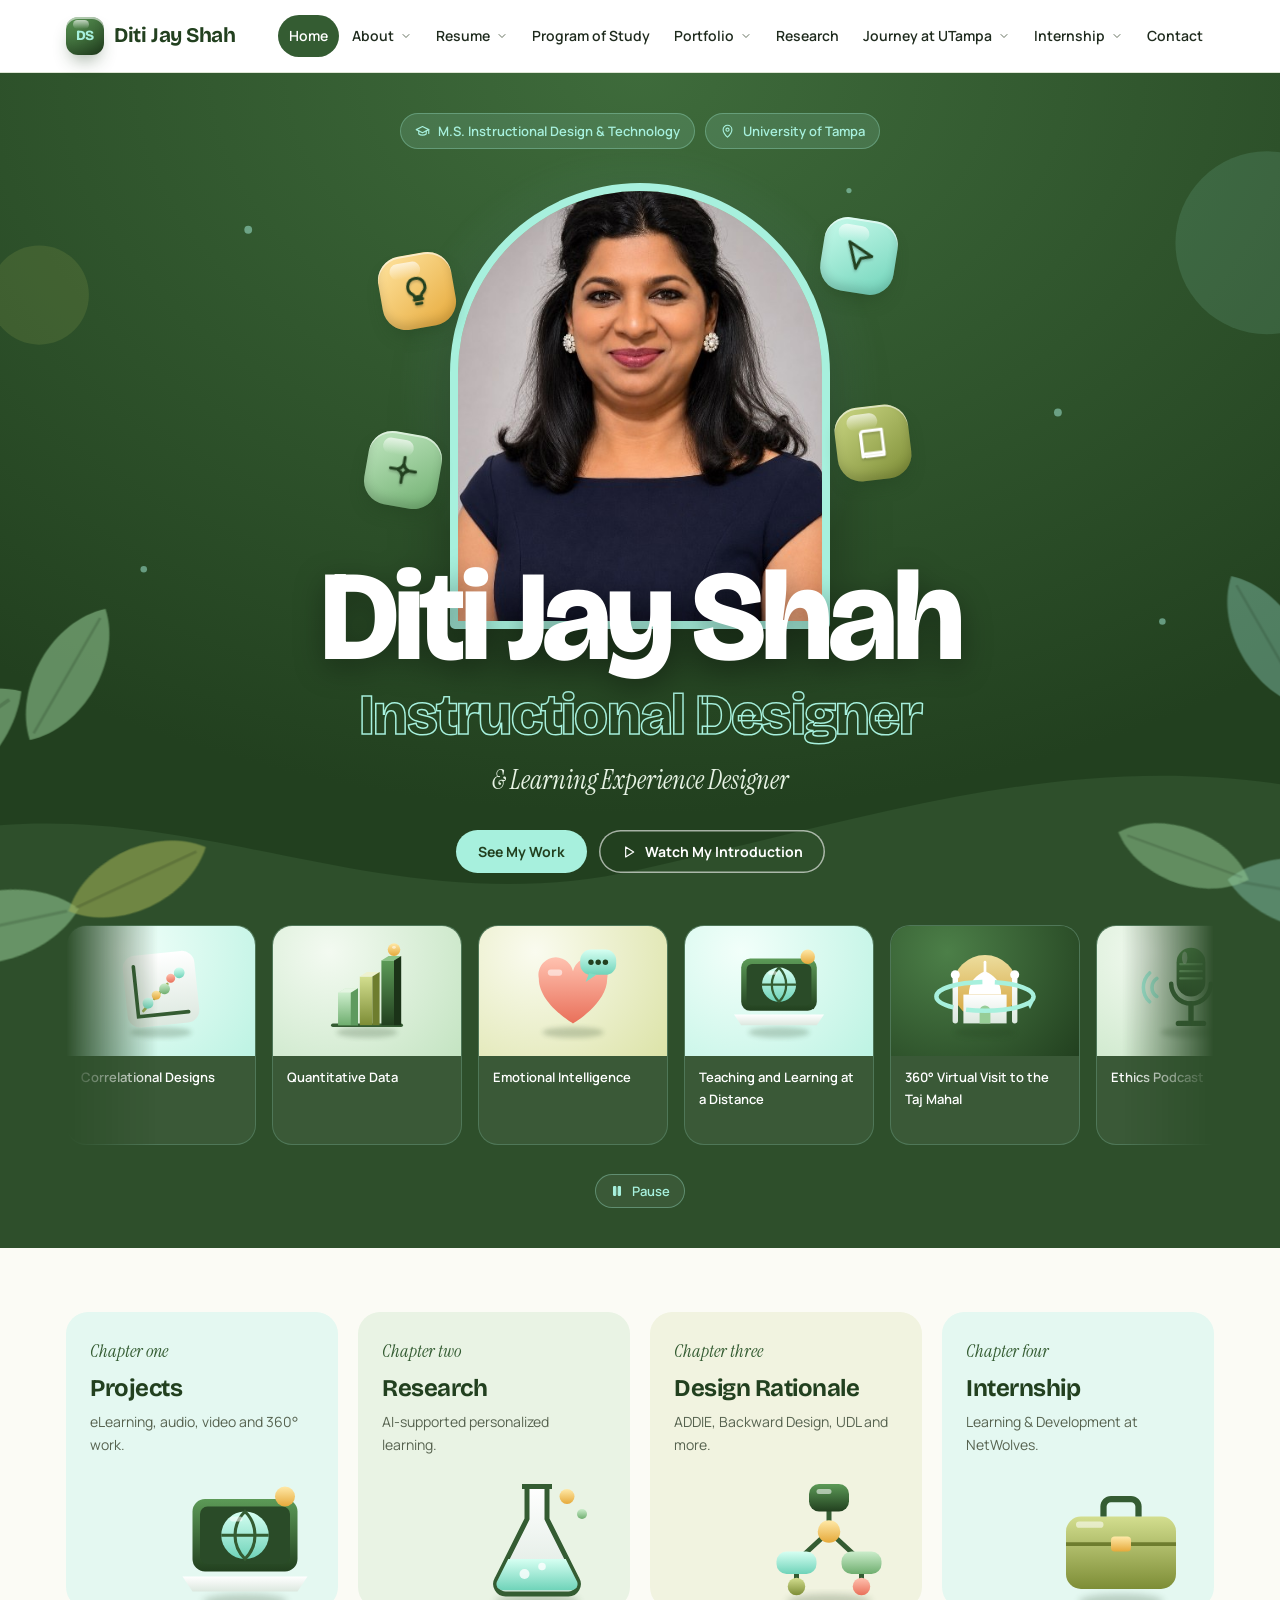
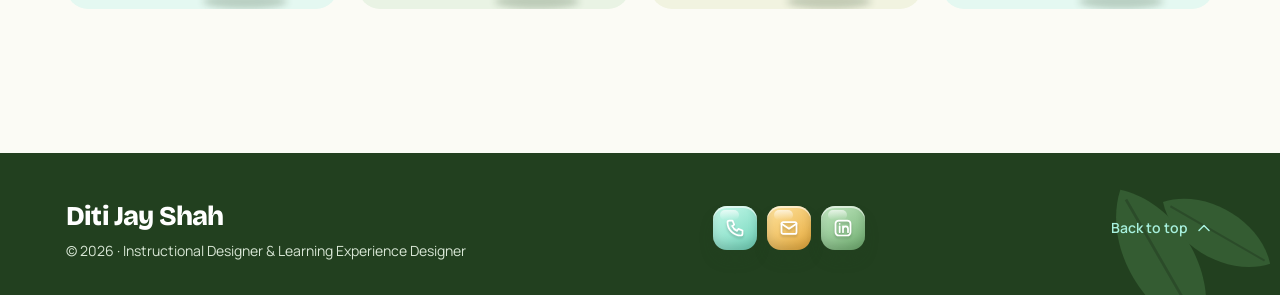
<file: index.html>
<!doctype html>
<html lang="en">
<head>
<meta charset="utf-8">
<meta name="viewport" content="width=device-width, initial-scale=1, viewport-fit=cover">
<link rel="icon" href="data:image/svg+xml,%3Csvg xmlns='http://www.w3.org/2000/svg' viewBox='0 0 64 64'%3E%3Crect width='64' height='64' rx='16' fill='%23345C32'/%3E%3Ctext x='32' y='42' font-family='Arial' font-weight='700' font-size='26' text-anchor='middle' fill='%23A7F0DD'%3EDS%3C/text%3E%3C/svg%3E">
<meta property="og:type" content="website">
<meta property="og:title" content="Diti Jay Shah | Instructional Designer">
<meta property="og:description" content="Instructional design portfolio: eLearning modules, simulations, research and case studies.">
<meta property="og:image" content="images/diti-headshot.jpg">
<title>Diti Jay Shah Portfolio</title>
<meta name="description" content="Instructional design portfolio of Diti Jay Shah, Learning and Development professional and Instructional Designer.">
<link rel="preconnect" href="https://fonts.googleapis.com">
<link rel="preconnect" href="https://fonts.gstatic.com" crossorigin>
<link rel="stylesheet" href="https://fonts.googleapis.com/css2?family=Bricolage+Grotesque:opsz,wght@12..96,400..800&family=Instrument+Serif:ital@0;1&family=Manrope:wght@400;500;600;700&display=swap">
<style>
/* Layout: illustrated garden studio. Deep-green hero with drawn leaves, an arched portrait, a filled + outlined name (gallery-poster style) and a moving strip of illustrated work. Inside pages: work first, long text folded into "+" panels.
   Type: Bricolage Grotesque (display), Instrument Serif italic (accents), Manrope (body).
   Palette: Sage Peridot Morning. Single theme on purpose so the palette stays exact. */
:root {
  --forest: #345C32;
  --forest-deep: #22401F;
  --forest-dark: #274626;
  --olive: #9CAC54;
  --mint: #A7F0DD;
  --sage: #97CD97;
  --sun: #F2C14E;
  --mint-soft: #E4F8F1;
  --sage-soft: #E9F3E4;
  --olive-soft: #F1F3E0;
  --paper: #FBFBF5;
  --white: #FFFFFF;
  --ink: #1F2B1E;
  --muted: #56624F;
  --line: #DDE6D5;
  --display: "Bricolage Grotesque", "Segoe UI", Helvetica, Arial, sans-serif;
  --accent: "Instrument Serif", Georgia, "Times New Roman", serif;
  --sans: "Manrope", "Segoe UI", Helvetica, Arial, sans-serif;
  --maxw: 1180px;
  --radius: 22px;
  --shadow: 0 12px 34px rgba(34, 64, 31, .12);
  --ease: .2s ease;
  color-scheme: light;
}
* { box-sizing: border-box; }
body { margin: 0; }
img { max-width: 100%; }
[hidden] { display: none !important; }
html { scroll-behavior: smooth; }
body { background: var(--paper); color: var(--ink); font-family: var(--sans); font-size: 16px; line-height: 1.7; -webkit-font-smoothing: antialiased; }
body::before { content: ""; position: fixed; inset: 0 0 auto; height: env(safe-area-inset-top, 0px); z-index: 60; background: var(--white); }
a { color: var(--forest); text-underline-offset: 3px; transition: color var(--ease); }
:focus-visible { outline: 2px solid var(--forest); outline-offset: 3px; border-radius: 6px; }
h1, h2, h3 { font-family: var(--display); color: var(--forest-deep); line-height: 1.08; text-wrap: balance; margin: 0; font-weight: 700; letter-spacing: -.02em; }
h1 em, h2 em, .accent { font-family: var(--accent); font-style: italic; font-weight: 400; letter-spacing: 0; }
p { margin: 0; }
[id] { scroll-margin-top: 150px; }
.wrap { max-width: var(--maxw); margin: 0 auto; padding-left: max(16px, env(safe-area-inset-left, 0px)); padding-right: max(16px, env(safe-area-inset-right, 0px)); }
.icon { width: 20px; height: 20px; flex: none; stroke: currentColor; fill: none; stroke-width: 1.8; stroke-linecap: round; stroke-linejoin: round; }

/* Clay icon badge: gradient body, top highlight, soft drop shadow */
.clay { position: relative; display: grid; place-items: center; width: 58px; height: 58px; border-radius: 18px; flex: none; color: #fff;
  box-shadow: inset 0 2px 0 rgba(255,255,255,.55), inset 0 -6px 10px rgba(0,0,0,.14), 0 10px 18px -6px rgba(34,64,31,.45); }
.clay::after { content: ""; position: absolute; left: 18%; top: 9%; width: 42%; height: 22%; border-radius: 999px; background: linear-gradient(rgba(255,255,255,.65), rgba(255,255,255,0)); }
.clay .icon { position: relative; z-index: 1; width: 28px; height: 28px; stroke-width: 2.1; filter: drop-shadow(0 2px 1px rgba(0,0,0,.18)); }
.k-mint { background: linear-gradient(145deg, #C9FBEC, #6FD3B9); color: var(--forest-deep); }
.k-sage { background: linear-gradient(145deg, #C2E8C2, #6FAE6F); color: var(--forest-deep); }
.k-olive { background: linear-gradient(145deg, #CAD683, #7D8D36); }
.k-forest { background: linear-gradient(145deg, #5C9A57, #22401F); color: var(--mint); }
.k-sun { background: linear-gradient(145deg, #FFE4A0, #E6A93A); color: var(--forest-deep); }

/* ---------- Header ---------- */
.site-header { position: sticky; top: env(safe-area-inset-top, 0px); z-index: 50; background: rgba(255,255,255,.96); backdrop-filter: blur(8px); border-bottom: 1px solid var(--line); }
.site-header .wrap { display: flex; align-items: center; justify-content: space-between; gap: 16px; min-height: 72px; }
.brand { display: flex; align-items: center; gap: 10px; font-family: var(--display); font-size: 1.3rem; font-weight: 700; letter-spacing: -.02em; color: var(--forest-deep); text-decoration: none; white-space: nowrap; }
.brand .clay { width: 38px; height: 38px; border-radius: 12px; font-size: 14px; font-weight: 800; color: var(--mint); }
.brand .clay span { position: relative; z-index: 1; }
.nav-toggle { display: none; background: var(--forest); border: 0; border-radius: 999px; padding: 9px 16px; font: 600 14px var(--sans); color: #fff; cursor: pointer; align-items: center; gap: 8px; }
.menu { list-style: none; margin: 0; padding: 0; display: flex; gap: 2px; }
.menu > li { position: relative; }
.menu > li > a { display: flex; align-items: center; gap: 6px; padding: 9px 11px; border-radius: 999px; font-size: 14px; font-weight: 600; color: var(--ink); text-decoration: none; white-space: nowrap; transition: background var(--ease), color var(--ease); }
.menu > li > a .caret { width: 12px; height: 12px; color: var(--muted); }
.menu > li > a:hover, .menu > li:focus-within > a { background: var(--sage-soft); }
.menu > li > a[aria-current="page"] { background: var(--forest); color: #fff; }
.menu > li > a[aria-current="page"] .caret { color: var(--mint); }
.sub { list-style: none; margin: 0; padding: 8px; position: absolute; right: 0; top: calc(100% + 8px); min-width: 260px; background: var(--white); border: 1px solid var(--line); border-radius: 18px; box-shadow: var(--shadow); opacity: 0; visibility: hidden; transform: translateY(-4px); transition: opacity var(--ease), transform var(--ease), visibility var(--ease); }
.sub::before { content: ""; position: absolute; inset: -10px 0 auto; height: 10px; }
.menu > li:hover .sub, .menu > li:focus-within .sub { opacity: 1; visibility: visible; transform: none; }
.sub a { display: flex; align-items: center; gap: 12px; padding: 7px 10px; border-radius: 12px; font-size: 14px; font-weight: 500; color: var(--ink); text-decoration: none; }
.sub a .clay { width: 32px; height: 32px; border-radius: 10px; }
.sub a .clay .icon { width: 16px; height: 16px; }
.sub a:hover { background: var(--mint-soft); color: var(--forest); }
@media (max-width: 1240px) {
  .nav-toggle { display: inline-flex; }
  .site-nav { position: absolute; left: 0; right: 0; top: 100%; background: var(--white); border-bottom: 1px solid var(--line); box-shadow: var(--shadow); max-height: calc(100vh - 72px); overflow-y: auto; }
  .site-nav:not(.open) { display: none; }
  .menu { flex-direction: column; padding: 10px max(16px, env(safe-area-inset-right, 0px)) 16px max(16px, env(safe-area-inset-left, 0px)); }
  .menu > li > a { font-size: 16px; padding: 11px 12px; }
  .menu > li > a .caret { display: none; }
  .sub { position: static; opacity: 1; visibility: visible; transform: none; box-shadow: none; border: 0; padding: 0 0 6px 18px; min-width: 0; }
}

/* ---------- Hero ---------- */
.hero { position: relative; overflow: hidden; background: radial-gradient(120% 90% at 50% 0%, #3E6B3B 0%, var(--forest-deep) 70%); color: #fff; }
.hero .art { position: absolute; inset: 0; width: 100%; height: 100%; pointer-events: none; }
.hero .wrap { position: relative; padding-block: 40px 40px; text-align: center; }
.eyebrow-row { display: flex; justify-content: center; gap: 10px; flex-wrap: wrap; }
.pill { display: inline-flex; align-items: center; gap: 8px; padding: 6px 14px; border-radius: 999px; font-size: 13px; font-weight: 600; background: rgba(167, 240, 221, .14); color: var(--mint); border: 1px solid rgba(167, 240, 221, .3); }
.pill .icon { width: 15px; height: 15px; }
.stage { position: relative; width: min(380px, 74vw); margin: 34px auto 0; }
.arch { position: relative; aspect-ratio: 477 / 560; border-radius: 999px 999px 26px 26px; overflow: hidden; border: 8px solid var(--mint); background: var(--sage); box-shadow: 0 30px 60px rgba(0,0,0,.3); }
.arch img { width: 100%; height: 100%; object-fit: cover; object-position: 50% 20%; display: block; }
.halo { position: absolute; width: 140%; aspect-ratio: 1; left: -20%; top: -14%; border-radius: 50%; background: radial-gradient(circle, rgba(167,240,221,.32), rgba(167,240,221,0) 65%); }
.name { position: relative; z-index: 3; margin-top: -70px; font-family: var(--display); font-weight: 800; font-size: clamp(3rem, 10vw, 8rem); line-height: .92; letter-spacing: -.04em; color: #fff; text-shadow: 0 8px 30px rgba(0,0,0,.35); }
.outline { display: block; margin-top: 10px; font-family: var(--display); font-weight: 800; font-size: clamp(1.6rem, 5vw, 3.6rem); line-height: 1; letter-spacing: -.03em; color: transparent; -webkit-text-stroke: 1.5px var(--mint); text-wrap: balance; }
@supports not (-webkit-text-stroke: 1px black) { .outline { color: var(--mint); } }
.role { margin-top: 14px; font-family: var(--accent); font-style: italic; font-size: clamp(1.2rem, 2.4vw, 1.6rem); color: #E6F2E3; }
.sticker { position: absolute; z-index: 2; width: 74px; height: 74px; border-radius: 24px; animation: bob 6s ease-in-out infinite; }
.sticker .icon { width: 34px; height: 34px; }
.sticker.s1 { left: -70px; top: 16%; rotate: -10deg; }
.sticker.s2 { right: -66px; top: 8%; rotate: 9deg; animation-delay: -2s; }
.sticker.s3 { right: -80px; top: 50%; rotate: -7deg; animation-delay: -4s; }
.sticker.s4 { left: -84px; top: 56%; rotate: 10deg; animation-delay: -1s; }
@keyframes bob { 0%,100% { translate: 0 0; } 50% { translate: 0 -10px; } }
.cta { display: flex; justify-content: center; gap: 12px; flex-wrap: wrap; margin-top: 28px; }
@media (max-width: 560px) {
  .sticker { width: 54px; height: 54px; border-radius: 18px; }
  .sticker .icon { width: 26px; height: 26px; }
  .sticker.s1 { left: -24px; } .sticker.s2 { right: -20px; } .sticker.s3 { right: -26px; } .sticker.s4 { left: -28px; }
  .name { margin-top: -44px; }
}
/* Work strip (marquee) */
.strip { position: relative; margin-top: 44px; overflow: hidden; padding-block: 8px 34px; -webkit-mask-image: linear-gradient(90deg, transparent, #000 8%, #000 92%, transparent); mask-image: linear-gradient(90deg, transparent, #000 8%, #000 92%, transparent); }
.strip-track { display: flex; gap: 16px; width: max-content; animation: slide 46s linear infinite; }
.strip:hover .strip-track { animation-play-state: paused; }
.strip a { flex: none; width: 190px; border-radius: 20px; overflow: hidden; text-decoration: none; background: rgba(255,255,255,.06); border: 1px solid rgba(167,240,221,.2); transition: transform var(--ease); }
.strip a:hover { transform: translateY(-4px); }
.strip .pic { height: 130px; display: grid; place-items: center; }
.strip .pic svg { width: 108px; height: 108px; }
.strip span { display: block; padding: 10px 14px 12px; font-size: 13px; font-weight: 600; color: #fff; text-align: left; }
@keyframes slide { to { transform: translateX(calc(-50% - 8px)); } }
@media (prefers-reduced-motion: reduce) { html { scroll-behavior: auto; } .sticker { animation: none; } .strip-track { animation-duration: 80s; } * { transition: none !important; } }
.strip.paused .strip-track, .strip:focus-within .strip-track { animation-play-state: paused; }
.strip-toggle { display: inline-flex; align-items: center; gap: 8px; margin-top: -18px; padding: 7px 14px; border-radius: 999px; border: 1px solid rgba(167,240,221,.35); background: rgba(255,255,255,.06); color: var(--mint); font: 600 13px var(--sans); cursor: pointer; }
.strip-toggle:hover { background: rgba(255,255,255,.12); }
.strip-toggle .icon { width: 14px; height: 14px; fill: currentColor; }

/* Buttons */
.btn { display: inline-flex; align-items: center; gap: 8px; padding: 12px 22px; border-radius: 999px; background: var(--forest); color: #fff; font: 700 14px var(--sans); text-decoration: none; border: 0; cursor: pointer; transition: background var(--ease), transform var(--ease); }
.btn:hover { background: var(--forest-dark); color: #fff; transform: translateY(-1px); }
.btn.mint { background: var(--mint); color: var(--forest-deep); }
.btn.mint:hover { background: #fff; color: var(--forest-deep); }
.btn.ghost { background: transparent; color: var(--forest); box-shadow: inset 0 0 0 1.5px var(--forest); }
.btn.ghost:hover { background: var(--forest); color: #fff; }
.hero .btn.ghost, .on-dark .btn.ghost { color: #fff; box-shadow: inset 0 0 0 1.5px rgba(255,255,255,.6); }
.btn .icon { width: 16px; height: 16px; }
.btn.disabled { background: var(--line); color: var(--muted); cursor: default; transform: none; }

/* ---------- Home chapters ---------- */
.chapters { padding-block: 64px; display: grid; gap: 20px; grid-template-columns: repeat(auto-fit, minmax(min(100%, 250px), 1fr)); }
.chapter { position: relative; overflow: hidden; display: flex; flex-direction: column; gap: 8px; padding: 24px 24px 0; border-radius: var(--radius); text-decoration: none; color: var(--ink); transition: transform var(--ease), box-shadow var(--ease); }
.chapter:hover { transform: translateY(-4px); box-shadow: var(--shadow); color: var(--ink); }
.chapter .num { font-family: var(--accent); font-style: italic; font-size: 1.15rem; color: var(--forest); }
.chapter h3 { font-size: 1.5rem; }
.chapter p { font-size: 14px; color: var(--muted); }
.chapter svg.ill { width: 150px; height: 150px; align-self: flex-end; margin: 4px -6px -10px 0; }
.c-mint { background: var(--mint-soft); } .c-sage { background: var(--sage-soft); } .c-olive { background: var(--olive-soft); }

/* ---------- Page bands ---------- */
.band { background: var(--sage-soft); position: relative; overflow: hidden; }
.band .wrap { display: grid; grid-template-columns: minmax(0, 1fr) auto; gap: 32px; align-items: center; padding-block: 52px; }
.band.mint { background: var(--mint-soft); } .band.olive { background: var(--olive-soft); }
.eyebrow { display: inline-flex; align-items: center; gap: 8px; font-size: 12.5px; font-weight: 700; letter-spacing: .14em; text-transform: uppercase; color: var(--forest); }
.band h1 { font-size: clamp(2.3rem, 5.4vw, 4rem); margin-top: 10px; }
.band h1 em { color: var(--forest); }
.band .lede { margin-top: 14px; max-width: 60ch; color: var(--muted); font-size: 1.05rem; }
.band svg.ill { width: 210px; height: 210px; }
@media (max-width: 680px) { .band .wrap { grid-template-columns: 1fr; padding-block: 36px; } .band svg.ill { width: 130px; height: 130px; order: -1; } }

/* ---------- Content ---------- */
.page { padding-bottom: 80px; }
.block { padding-block: 56px 8px; }
.sec-head { display: flex; align-items: center; gap: 16px; }
.sec-head h2 { font-size: clamp(1.7rem, 3.4vw, 2.5rem); }
.sec-sub { margin-top: 8px; font-family: var(--accent); font-style: italic; font-size: 1.35rem; color: var(--forest); }
.prose { max-width: 68ch; display: grid; gap: 16px; margin-top: 20px; }
.prose h3 { font-size: 1.25rem; margin-top: 6px; }
.grid { display: grid; gap: 20px; grid-template-columns: repeat(auto-fill, minmax(min(100%, 260px), 1fr)); margin-top: 28px; }
.card { background: var(--white); border: 1px solid var(--line); border-radius: var(--radius); padding: 24px; min-width: 0; }
.tile { display: flex; flex-direction: column; gap: 12px; }
.tile h3 { font-size: 1.15rem; letter-spacing: -.01em; }
.tile p { font-size: 14.5px; color: var(--muted); }
details.more { margin-top: 18px; max-width: 72ch; border-top: 1px solid var(--line); }
details.more > summary { list-style: none; cursor: pointer; display: inline-flex; align-items: center; gap: 10px; padding: 14px 0; font-weight: 700; font-size: 15px; color: var(--forest); }
details > summary::-webkit-details-marker { display: none; }
.plus { width: 28px; height: 28px; border-radius: 50%; display: grid; place-items: center; background: var(--forest); color: #fff; flex: none; transition: transform var(--ease), background var(--ease); }
.plus .icon { width: 16px; height: 16px; stroke-width: 2.4; }
details[open] > summary .plus { transform: rotate(45deg); background: var(--olive); }
details.more .prose { margin-top: 0; padding-bottom: 14px; }
.quote { position: relative; margin: 0; padding: 40px 36px; border-radius: var(--radius); background: var(--forest); color: #fff; overflow: hidden; }
.quote p { position: relative; font-family: var(--accent); font-style: italic; font-size: clamp(1.45rem, 2.8vw, 2rem); line-height: 1.3; }
.quote .mark { position: absolute; right: 22px; top: -36px; font-family: var(--accent); font-size: 230px; line-height: 1; color: rgba(167,240,221,.16); }
.quote .who { position: relative; display: flex; align-items: center; gap: 12px; margin-top: 18px; }
.quote .who b { display: block; font-size: 15px; }
.quote .who small { display: block; font-size: 13px; color: var(--mint); }
.quote .tagline { position: relative; display: inline-block; margin-bottom: 14px; font-size: 11.5px; font-weight: 700; letter-spacing: .14em; text-transform: uppercase; color: var(--mint); }

/* Portfolio jump bar */
.jumpbar { position: sticky; top: calc(72px + env(safe-area-inset-top, 0px)); z-index: 40; background: rgba(251,251,245,.94); backdrop-filter: blur(8px); border-bottom: 1px solid var(--line); }
.jumpbar .wrap { display: flex; gap: 8px; overflow-x: auto; padding-block: 12px; scrollbar-width: none; }
.jumpbar .wrap::-webkit-scrollbar { display: none; }
.jumpbar a { flex: none; display: inline-flex; align-items: center; gap: 8px; padding: 8px 14px; border-radius: 999px; background: var(--white); border: 1px solid var(--line); font-size: 13.5px; font-weight: 700; color: var(--forest-deep); text-decoration: none; transition: background var(--ease); }
.jumpbar a:hover { background: var(--mint-soft); }
.jumpbar a .count { font-size: 11.5px; padding: 1px 7px; border-radius: 999px; background: var(--forest); color: #fff; }
.filters { display: flex; flex-wrap: wrap; gap: 8px; margin-top: 22px; }
.filters button { border: 1px solid var(--line); background: var(--white); color: var(--forest-deep); border-radius: 999px; padding: 7px 15px; font: 600 13.5px var(--sans); cursor: pointer; transition: background var(--ease), color var(--ease); }
.filters button[aria-pressed="true"] { background: var(--forest); color: #fff; border-color: var(--forest); }

/* Project cards */
.project { padding: 0; overflow: hidden; display: flex; flex-direction: column; transition: transform var(--ease), box-shadow var(--ease); }
.project:hover { transform: translateY(-5px); box-shadow: var(--shadow); }
.project .pic { position: relative; height: 170px; display: grid; place-items: center; overflow: hidden; }
.project .pic svg { position: relative; width: 140px; height: 140px; transition: transform .35s ease; }
.project:hover .pic svg { transform: scale(1.06) rotate(-2deg); }
.p-mint { background: radial-gradient(circle at 30% 20%, #F2FFFA, #BDF3E3); }
.p-sage { background: radial-gradient(circle at 30% 20%, #F3FAF1, #C4E4C2); }
.p-olive { background: radial-gradient(circle at 30% 20%, #FAFBEF, #DCE3A8); }
.p-forest { background: radial-gradient(circle at 30% 20%, #4C7F48, #22401F); }
.project .body { padding: 18px 22px 22px; display: flex; flex-direction: column; gap: 8px; flex: 1; }
.project .tag { align-self: flex-start; font-size: 11.5px; font-weight: 700; letter-spacing: .05em; color: var(--forest); background: var(--sage-soft); padding: 4px 10px; border-radius: 999px; }
.project h3 { font-size: 1.22rem; letter-spacing: -.015em; }
.project p { font-size: 14px; color: var(--muted); flex: 1; }
.project .btn { margin-top: 8px; align-self: flex-start; padding: 10px 18px; font-size: 13.5px; }
.project .pic.photo { background: var(--sage-soft); }
.project .pic.photo img { width: 100%; height: 100%; object-fit: cover; object-position: top; display: block; transition: transform .35s ease; }
.project:hover .pic.photo img { transform: scale(1.04); }
.strip .pic.photo { padding: 0; } .strip .pic.photo img { width: 100%; height: 100%; object-fit: cover; object-position: top; display: block; }
.project .actions { display: flex; align-items: center; gap: 14px; flex-wrap: wrap; margin-top: 8px; }
.project .actions .btn { margin-top: 0; }
.project .mini { font-size: 13px; font-weight: 600; }
.project .cs-link { display: inline-flex; align-items: center; gap: 6px; font-size: 13px; font-weight: 700; color: var(--forest); text-decoration: none; padding: 4px 10px; border-radius: 999px; background: var(--mint-soft); align-self: flex-start; }
.project .cs-link:hover { background: var(--mint); }
.cs .inner { display: grid; gap: 22px; }
.cs-top { display: grid; grid-template-columns: 150px minmax(0, 1fr); gap: 22px; align-items: center; }
.cs-top svg.ill { width: 140px; height: 140px; }
.cs-shot { width: 150px; aspect-ratio: 4 / 3; object-fit: cover; object-position: top; border-radius: 14px; box-shadow: var(--shadow); }
.cs-top p { font-size: 15.5px; }
.cs-grid { margin: 0; display: grid; gap: 14px; grid-template-columns: repeat(2, minmax(0, 1fr)); }
.cs-grid > div { background: var(--paper); border: 1px solid var(--line); border-radius: 16px; padding: 14px 16px; }
.cs-grid > div.wide { grid-column: 1 / -1; }
.cs-grid dt { font-size: 11.5px; font-weight: 700; letter-spacing: .12em; text-transform: uppercase; color: var(--olive); margin-bottom: 4px; }
.cs-grid dd { margin: 0; font-size: 14.5px; }
.cs-grid ol { margin: 0; padding-left: 1.2em; display: grid; gap: 4px; }
.cs .btn { justify-self: start; }
.todo { display: inline-block; font-size: 13px; font-weight: 600; color: #7A5A12; background: #FFF3CF; border: 1px dashed #E6A93A; border-radius: 8px; padding: 2px 8px; }
@media (max-width: 640px) { .cs-top, .cs-grid { grid-template-columns: 1fr; } .cs-top svg.ill, .cs-shot { width: 110px; height: auto; } }
.pos-stats { display: grid; grid-template-columns: repeat(4, minmax(0, 1fr)); gap: 14px; margin-top: -34px; position: relative; }
.pos-stats div { background: var(--white); border: 1px solid var(--line); border-radius: 18px; padding: 16px 18px; box-shadow: var(--shadow); }
.pos-stats b { display: block; font-family: var(--display); font-size: 2.2rem; font-weight: 800; line-height: 1; color: var(--forest); letter-spacing: -.03em; }
.pos-stats span { font-size: 13.5px; color: var(--muted); font-weight: 600; }
@media (max-width: 680px) { .pos-stats { grid-template-columns: repeat(2, minmax(0, 1fr)); margin-top: 20px; } }
.course-grid { display: grid; gap: 18px; grid-template-columns: repeat(auto-fill, minmax(min(100%, 340px), 1fr)); margin-top: 28px; }
.course { display: flex; flex-direction: column; gap: 12px; }
.course .head { display: grid; grid-template-columns: auto minmax(0, 1fr); gap: 14px; align-items: center; }
.course .code { font-size: 12px; font-weight: 800; letter-spacing: .12em; color: var(--olive); }
.course h3 { font-size: 1.18rem; letter-spacing: -.01em; }
.intro-video { font: inherit; border: 0; cursor: pointer; text-align: left; display: inline-flex; align-items: center; gap: 14px; margin-top: 24px; padding: 10px 20px 10px 10px; border-radius: 999px; background: var(--forest); color: #fff; text-decoration: none; transition: background var(--ease), transform var(--ease); }
.intro-video:hover { background: var(--forest-deep); color: #fff; transform: translateY(-2px); }
.intro-video { padding: 8px 22px 8px 8px; border-radius: 22px; }
.intro-video .thumb { position: relative; width: 120px; aspect-ratio: 16 / 9; border-radius: 14px; overflow: hidden; flex: none; }
.intro-video .thumb img { width: 100%; height: 100%; object-fit: cover; display: block; }
.intro-video .pbtn { position: absolute; inset: 0; margin: auto; width: 38px; height: 38px; border-radius: 50%; background: var(--mint); color: var(--forest-deep); display: grid; place-items: center; box-shadow: 0 4px 12px rgba(0,0,0,.3); }
.hero button.btn { font: 700 14px var(--sans); }
dialog.player .audio-stage { display: grid; justify-items: center; gap: 18px; padding: 28px 24px 32px; background: radial-gradient(circle at 50% 20%, #4C7F48, var(--forest-deep)); }
dialog.player .audio-stage svg { width: 150px; height: 150px; }
dialog.player .audio-stage audio { width: min(560px, 100%); }
dialog.player video { display: block; width: 100%; max-height: 80vh; background: #000; }
.intro-video .pbtn .icon { width: 20px; height: 20px; fill: currentColor; }
.intro-video b { display: block; font-size: 15px; }
.intro-video small { display: block; font-size: 12.5px; color: var(--mint); }
.course .pills { display: flex; gap: 6px; flex-wrap: wrap; }
.course .type { font-size: 12px; font-weight: 700; padding: 3px 10px; border-radius: 999px; background: var(--olive-soft); color: #5E6B24; }
.course .type.t-core { background: var(--forest); color: #fff; }
.course .type.t-required { background: var(--mint); color: var(--forest-deep); }
.course .instr { display: flex; align-items: center; gap: 8px; font-size: 13.5px; font-weight: 600; color: var(--muted); }
.course .instr .icon { width: 16px; height: 16px; color: var(--olive); }
.course .credits { align-self: flex-start; font-size: 12px; font-weight: 700; color: var(--forest); background: var(--sage-soft); padding: 3px 10px; border-radius: 999px; }
.course p { font-size: 14.5px; color: var(--ink); }
.course details.more { margin-top: 0; }
.course details.more > summary { padding: 8px 0; font-size: 14px; }
.course .work { display: flex; flex-wrap: wrap; gap: 8px; margin-top: auto; padding-top: 6px; border-top: 1px solid var(--line); }
.course .work span { font-size: 11.5px; font-weight: 700; letter-spacing: .1em; text-transform: uppercase; color: var(--muted); width: 100%; padding-top: 8px; }
.course .work a { display: inline-flex; align-items: center; gap: 6px; font-size: 13px; font-weight: 700; color: var(--forest-deep); background: var(--mint-soft); padding: 5px 11px; border-radius: 999px; text-decoration: none; }
.course .work a:hover { background: var(--mint); }
.course .work a .icon { width: 14px; height: 14px; }
.table-wrap { overflow-x: auto; margin-top: 24px; border: 1px solid var(--line); border-radius: 18px; background: var(--white); }
.pos-table { width: 100%; border-collapse: collapse; font-size: 14.5px; min-width: 860px; }
.pos-table th, .pos-table td { text-align: left; padding: 12px 16px; border-bottom: 1px solid var(--line); vertical-align: top; }
.pos-table th { font-size: 12px; letter-spacing: .1em; text-transform: uppercase; color: var(--muted); background: var(--sage-soft); }
.pos-table td:first-child { font-weight: 800; color: var(--forest); white-space: nowrap; }
.pos-table td:nth-child(5) { font-variant-numeric: tabular-nums; font-weight: 700; }
.pos-table td:nth-child(4) { white-space: nowrap; }
.pos-table tfoot td { font-weight: 800; color: var(--forest-deep); border-bottom: 0; background: var(--olive-soft); }
.pos-table a { font-weight: 600; }
.logo-card.round { width: 170px; padding: 11px; border-radius: 50%; }
.logo-card.round img { border-radius: 50%; }
dialog.player { width: min(1100px, 96vw); border: 0; padding: 0; border-radius: 20px; background: var(--forest-deep); overflow: hidden; }
dialog.player::backdrop { background: rgba(20, 34, 19, .88); }
dialog.player .bar { display: flex; align-items: center; gap: 12px; padding: 12px 14px 12px 20px; color: #fff; }
dialog.player .bar h3 { flex: 1; color: #fff; font-size: 1.05rem; min-width: 0; }
dialog.player .bar a { color: var(--mint); font-size: 13px; font-weight: 600; }
dialog.player .bar button { background: var(--mint); color: var(--forest-deep); border: 0; border-radius: 999px; width: 38px; height: 38px; display: grid; place-items: center; cursor: pointer; flex: none; }
dialog.player iframe { display: block; width: 100%; aspect-ratio: 4 / 3; max-height: 80vh; border: 0; background: #000; }

/* Frameworks */
.fw > summary { list-style: none; cursor: pointer; display: flex; flex-direction: column; gap: 12px; }
.fw .hint { display: inline-flex; align-items: center; gap: 8px; font-size: 13.5px; font-weight: 700; color: var(--forest); }
.fw .hint .plus { width: 24px; height: 24px; }
.fw .hint .plus .icon { width: 13px; height: 13px; }
.fw dl { margin: 14px 0 0; display: grid; gap: 10px; font-size: 14px; }
.fw dt { font-size: 11.5px; font-weight: 700; letter-spacing: .12em; text-transform: uppercase; color: var(--olive); }
.fw dd { margin: 0; }
.refs { list-style: none; padding: 0; margin: 0; display: grid; gap: 8px; font-size: 13.5px; color: var(--muted); }
.refs li { padding-left: 2em; text-indent: -2em; }

/* "About this portfolio" stack */
.stack { display: grid; gap: 12px; margin-top: 28px; }
.fold { background: var(--white); border: 1px solid var(--line); border-radius: var(--radius); }
.fold > summary { list-style: none; cursor: pointer; display: grid; grid-template-columns: auto minmax(0, 1fr) auto; gap: 16px; align-items: center; padding: 18px 20px; }
.fold > summary h3 { font-size: 1.2rem; }
.fold > summary small { display: block; color: var(--muted); font-size: 13.5px; margin-top: 2px; font-family: var(--sans); }
.fold .inner { padding: 0 24px 24px; }
.fold .inner .prose { margin-top: 0; }
.fold[open] { box-shadow: var(--shadow); }
@media (max-width: 520px) { .fold > summary { grid-template-columns: minmax(0, 1fr) auto; } .fold > summary .clay { display: none; } }

/* Skills (badge spec, palette and font updated) */
.skills-panel { background: #FFFFFF; border-radius: var(--radius); padding: 32px; margin-top: 28px; border: 1px solid var(--line); }
.skill-group + .skill-group { margin-top: 30px; }
.skill-group h3 { display: flex; align-items: center; gap: 12px; font-family: var(--display); color: var(--forest); font-weight: 700; font-size: 18px; margin: 0 0 12px; letter-spacing: -.01em; }
.skill-group h3 .clay { width: 36px; height: 36px; border-radius: 12px; }
.skill-group h3 .clay .icon { width: 18px; height: 18px; }
.badges { display: flex; flex-wrap: wrap; gap: 8px; }
.skill-badge { display: inline-block; background: var(--forest); color: #FFFFFF; font-family: var(--sans); font-weight: 600; font-size: 13.5px; line-height: 1.3; padding: 9px 13px; border-radius: 999px; transition: background-color 0.2s ease; }
.skill-badge:hover { background: var(--forest-deep); }
@media (max-width: 600px) { .skills-panel { padding: 22px 18px; } .skill-badge { font-size: 13px; padding: 9px 11px; } }

/* About */
.about-grid { display: grid; grid-template-columns: minmax(0, 1.3fr) minmax(0, 1fr); gap: 48px; align-items: center; }
.bw-arch { max-width: 340px; margin: 0 auto; position: relative; }
.bw-arch .frame { aspect-ratio: 477 / 560; border-radius: 999px 999px 22px 22px; overflow: hidden; border: 6px solid var(--white); box-shadow: 18px 18px 0 var(--sage), var(--shadow); }
.bw-arch img { width: 100%; height: 100%; object-fit: cover; object-position: 50% 20%; filter: grayscale(100%); display: block; }
.bw-arch .tag-float { position: absolute; left: -10px; bottom: 26px; background: var(--white); border-radius: 999px; padding: 8px 16px; font-size: 13px; font-weight: 700; color: var(--forest); box-shadow: var(--shadow); }
@media (max-width: 820px) { .about-grid { grid-template-columns: 1fr; } }
.chips { display: flex; flex-wrap: wrap; gap: 10px; margin-top: 22px; }
.chip { display: inline-flex; align-items: center; gap: 8px; padding: 6px 14px 6px 6px; border-radius: 999px; background: var(--white); border: 1px solid var(--line); color: var(--forest-deep); font-size: 13.5px; font-weight: 600; }
.chip .clay { width: 28px; height: 28px; border-radius: 50%; }
.chip .clay .icon { width: 14px; height: 14px; }
.chip.plain { padding: 6px 14px; }
.direction { margin-top: 26px; display: grid; grid-template-columns: auto 1fr; gap: 18px; align-items: start; padding: 24px; border-radius: var(--radius); background: var(--mint-soft); max-width: 72ch; }
.direction h3 { font-size: 1.15rem; }
.direction p { margin-top: 6px; font-size: 15px; }

/* Resume */
.timeline { list-style: none; margin: 28px 0 0; padding: 0; display: grid; gap: 14px; max-width: 880px; }
.timeline li { display: grid; grid-template-columns: 58px 96px minmax(0, 1fr); gap: 18px; align-items: center; padding: 16px 20px; background: var(--white); border: 1px solid var(--line); border-radius: 18px; }
.timeline .yr { font-family: var(--accent); font-style: italic; font-size: 1.5rem; color: var(--forest); }
.timeline h3 { font-family: var(--sans); font-size: 1rem; font-weight: 700; color: var(--ink); letter-spacing: 0; }
.timeline p { font-size: 14px; color: var(--muted); }
@media (max-width: 560px) { .timeline li { grid-template-columns: 58px minmax(0, 1fr); } .timeline li > div:last-child { grid-column: 1 / -1; } }
.download-card { margin-top: 28px; display: grid; grid-template-columns: auto minmax(0, 1fr); gap: 22px; align-items: center; padding: 28px; border-radius: var(--radius); background: var(--forest); color: #fff; max-width: 880px; }
.download-card h3 { color: #fff; font-size: 1.5rem; }
.download-card .row { display: flex; gap: 10px; flex-wrap: wrap; margin-top: 14px; }
.download-card svg.ill { width: 96px; height: 96px; }
@media (max-width: 560px) { .download-card { grid-template-columns: 1fr; } }

/* Research */
.study { display: grid; grid-template-columns: minmax(0, 1fr) auto; gap: 30px; align-items: center; padding: 36px; border-radius: var(--radius); background: radial-gradient(circle at 80% 30%, #4C7F48, var(--forest-deep)); color: #fff; }
.study .eyebrow { color: var(--mint); }
.study h2 { color: #fff; font-size: clamp(1.45rem, 3vw, 2.1rem); margin-top: 10px; }
.study svg.ill { width: 170px; height: 170px; }
@media (max-width: 640px) { .study { grid-template-columns: 1fr; } .study svg.ill { width: 110px; height: 110px; } }

/* Journey */
.gallery { columns: 3 260px; column-gap: 18px; margin-top: 28px; }
.gallery button { display: block; width: 100%; margin: 0 0 18px; padding: 0; border: 0; background: var(--white); border-radius: var(--radius); box-shadow: var(--shadow); overflow: hidden; cursor: zoom-in; break-inside: avoid; text-align: left; font: inherit; }
.gallery img { display: block; width: 100%; height: auto; transition: transform .35s ease; }
.gallery button:hover img { transform: scale(1.03); }
.gallery .cap { display: block; padding: 12px 16px 14px; font-size: 13.5px; color: var(--muted); }
dialog.lightbox { border: 0; padding: 0; background: transparent; max-width: min(1000px, 94vw); }
dialog.lightbox::backdrop { background: rgba(20, 34, 19, .88); }
dialog.lightbox img { display: block; max-width: 100%; max-height: 82vh; border-radius: 12px; margin: 0 auto; background: #fff; }
dialog.lightbox p { color: #fff; text-align: center; margin-top: 12px; font-size: 14px; }
dialog.lightbox .close { position: absolute; top: 8px; right: 8px; background: var(--mint); color: var(--forest-deep); border: 0; border-radius: 999px; width: 40px; height: 40px; display: grid; place-items: center; cursor: pointer; }

/* Internship */
.logo-card { background: var(--white); border-radius: 24px; padding: 18px 22px; box-shadow: var(--shadow); width: 300px; max-width: 100%; }
.band .facts .chip { white-space: nowrap; }
@media (max-width: 680px) { .logo-card { width: 220px; } .band .facts .chip { white-space: normal; } }
.logo-card img { display: block; width: 100%; height: auto; }
.facts { display: flex; flex-wrap: wrap; gap: 10px; margin-top: 18px; }
.materials .n { font-family: var(--accent); font-style: italic; font-size: 1.3rem; color: var(--olive); line-height: 1; }
.quotes { display: grid; gap: 20px; grid-template-columns: repeat(auto-fit, minmax(min(100%, 340px), 1fr)); margin-top: 28px; }
.quotes .quote:nth-child(2) { background: radial-gradient(circle at 20% 0%, #B7C76A, #7D8D36); }
.quotes .quote:nth-child(2) .who small, .quotes .quote:nth-child(2) .tagline { color: #F3F7DD; }
.avatar { width: 44px; height: 44px; border-radius: 50%; display: grid; place-items: center; background: var(--mint); color: var(--forest-deep); font-weight: 800; font-family: var(--display); }
.cert { margin-top: 28px; display: grid; grid-template-columns: minmax(0, 1fr) minmax(0, 1.1fr); gap: 28px; align-items: center; padding: 26px; border-radius: var(--radius); background: var(--olive-soft); }
.cert button { padding: 0; border: 0; background: none; cursor: zoom-in; border-radius: 14px; overflow: hidden; box-shadow: var(--shadow); transform: rotate(-1.5deg); transition: transform var(--ease); }
.cert button:hover { transform: rotate(0); }
.cert img { display: block; width: 100%; height: auto; }
@media (max-width: 700px) { .cert { grid-template-columns: 1fr; } }

/* Contact */
.contact-grid { display: grid; gap: 16px; grid-template-columns: repeat(auto-fit, minmax(min(100%, 250px), 1fr)); margin-top: 8px; }
.contact-card { display: flex; flex-direction: column; gap: 12px; padding: 26px; border-radius: var(--radius); background: var(--white); border: 1px solid var(--line); }
.contact-card .label { font-size: 12px; font-weight: 700; letter-spacing: .14em; text-transform: uppercase; color: var(--muted); }
.contact-card .val { font-size: 1.05rem; font-weight: 600; color: var(--ink); overflow-wrap: anywhere; user-select: all; }
.contact-card .val a { color: var(--ink); }
.copy { align-self: flex-start; background: none; border: 1px solid var(--line); border-radius: 999px; padding: 7px 14px; font: 600 13px var(--sans); color: var(--forest); cursor: pointer; text-decoration: none; transition: background var(--ease); }
.copy:hover { background: var(--sage-soft); }

/* Footer */
.site-footer { position: relative; background: var(--forest-deep); color: #D8E6D5; overflow: hidden; }
.site-footer .wrap { position: relative; display: flex; flex-wrap: wrap; gap: 16px 28px; align-items: center; justify-content: space-between; padding-block: 40px calc(32px + env(safe-area-inset-bottom, 0px)); font-size: 14px; }
.site-footer .sig { font-family: var(--display); font-weight: 800; letter-spacing: -.03em; font-size: 1.7rem; color: #fff; }
.site-footer a { color: #fff; }
.foot-icons { display: flex; gap: 10px; }
.foot-icons a { width: 44px; height: 44px; border-radius: 14px; }
.foot-icons a .icon { width: 20px; height: 20px; }
.to-top { text-decoration: none; display: inline-flex; gap: 6px; align-items: center; color: var(--mint) !important; font-weight: 600; }
.toast { position: fixed; left: 50%; bottom: calc(24px + env(safe-area-inset-bottom, 0px)); transform: translateX(-50%); background: var(--forest-deep); color: #fff; padding: 10px 18px; border-radius: 999px; font-size: 14px; z-index: 80; }
</style>

<!-- Shared SVG: line icons for small UI, gradients + filters for the illustrations -->
</head>
<body>
<svg width="0" height="0" style="position:absolute" aria-hidden="true">
  <defs>
    <linearGradient id="gMint" x1="0" y1="0" x2="0" y2="1"><stop offset="0" stop-color="#D6FFF2"/><stop offset="1" stop-color="#6FD3B9"/></linearGradient>
    <linearGradient id="gSage" x1="0" y1="0" x2="0" y2="1"><stop offset="0" stop-color="#CBEDCB"/><stop offset="1" stop-color="#6FAE6F"/></linearGradient>
    <linearGradient id="gOlive" x1="0" y1="0" x2="0" y2="1"><stop offset="0" stop-color="#D3DE8F"/><stop offset="1" stop-color="#7D8D36"/></linearGradient>
    <linearGradient id="gForest" x1="0" y1="0" x2="0" y2="1"><stop offset="0" stop-color="#5C9A57"/><stop offset="1" stop-color="#22401F"/></linearGradient>
    <linearGradient id="gSun" x1="0" y1="0" x2="0" y2="1"><stop offset="0" stop-color="#FFE9A8"/><stop offset="1" stop-color="#E6A93A"/></linearGradient>
    <linearGradient id="gCoral" x1="0" y1="0" x2="0" y2="1"><stop offset="0" stop-color="#FFC2B0"/><stop offset="1" stop-color="#E9705A"/></linearGradient>
    <linearGradient id="gPaper" x1="0" y1="0" x2="0" y2="1"><stop offset="0" stop-color="#FFFFFF"/><stop offset="1" stop-color="#DCE8DF"/></linearGradient>
    <filter id="soft" x="-30%" y="-30%" width="160%" height="160%"><feGaussianBlur stdDeviation="3"/></filter>
  </defs>
  <symbol id="leaf" viewBox="0 0 120 50"><path d="M2 25C30-6 90-6 118 25 90 56 30 56 2 25Z"/><path d="M8 25H110" fill="none" stroke="rgba(0,0,0,.18)" stroke-width="2"/></symbol>
  <symbol id="i-user" viewBox="0 0 24 24"><circle cx="12" cy="8" r="4"/><path d="M4 21c1.5-4 4.5-6 8-6s6.5 2 8 6"/></symbol>
  <symbol id="i-file" viewBox="0 0 24 24"><path d="M14 3H6v18h12V7z"/><path d="M14 3v4h4"/><path d="M9 12h6M9 16h6"/></symbol>
  <symbol id="i-mail" viewBox="0 0 24 24"><rect x="3" y="5" width="18" height="14" rx="2"/><path d="m3 7 9 6 9-6"/></symbol>
  <symbol id="i-phone" viewBox="0 0 24 24"><path d="M5 3h4l2 5-2.5 1.5a11 11 0 0 0 6 6L16 13l5 2v4a2 2 0 0 1-2 2A16 16 0 0 1 3 5a2 2 0 0 1 2-2"/></symbol>
  <symbol id="i-linkedin" viewBox="0 0 24 24"><rect x="3" y="3" width="18" height="18" rx="4"/><path d="M8 10v7M8 7v.01M12 17v-7M12 13a3 3 0 0 1 6 0v4"/></symbol>
  <symbol id="i-pin" viewBox="0 0 24 24"><path d="M12 21s-7-6.5-7-12a7 7 0 0 1 14 0c0 5.5-7 12-7 12z"/><circle cx="12" cy="9" r="2.5"/></symbol>
  <symbol id="i-caret" viewBox="0 0 24 24"><path d="m6 9 6 6 6-6"/></symbol>
  <symbol id="i-down" viewBox="0 0 24 24"><path d="M12 4v12M6 11l6 6 6-6M5 20h14"/></symbol>
  <symbol id="i-out" viewBox="0 0 24 24"><path d="M14 4h6v6M20 4l-9 9"/><path d="M18 14v6H4V6h6"/></symbol>
  <symbol id="i-up" viewBox="0 0 24 24"><path d="m6 15 6-6 6 6"/></symbol>
  <symbol id="i-menu" viewBox="0 0 24 24"><path d="M4 7h16M4 12h16M4 17h16"/></symbol>
  <symbol id="i-x" viewBox="0 0 24 24"><path d="M6 6l12 12M18 6 6 18"/></symbol>
  <symbol id="i-plus" viewBox="0 0 24 24"><path d="M12 5v14M5 12h14"/></symbol>
  <symbol id="i-award" viewBox="0 0 24 24"><circle cx="12" cy="9" r="6"/><path d="m8.5 14-1.5 7 5-3 5 3-1.5-7"/></symbol>
  <symbol id="i-cap" viewBox="0 0 24 24"><path d="m2 9 10-5 10 5-10 5z"/><path d="M6 11v5c3 2.5 9 2.5 12 0v-5"/><path d="M22 9v6"/></symbol>
  <symbol id="i-book" viewBox="0 0 24 24"><path d="M4 5a2 2 0 0 1 2-2h13v16H6a2 2 0 0 0-2 2z"/><path d="M4 21V5M19 19v2H6"/></symbol>
  <symbol id="i-bulb" viewBox="0 0 24 24"><path d="M9 18h6M10 21h4"/><path d="M12 3a6 6 0 0 0-3.5 10.9c.6.5 1 1.2 1 2V16h5v-.1c0-.8.4-1.5 1-2A6 6 0 0 0 12 3z"/></symbol>
  <symbol id="i-cursor" viewBox="0 0 24 24"><path d="m4 3 7 18 2.5-7.5L21 11z"/></symbol>
  <symbol id="i-spark" viewBox="0 0 24 24"><path d="M12 3v4M12 17v4M3 12h4M17 12h4"/><path d="m12 8 1.5 2.5L16 12l-2.5 1.5L12 16l-1.5-2.5L8 12l2.5-1.5z"/></symbol>
  <symbol id="i-chart" viewBox="0 0 24 24"><path d="M4 20V4M4 20h16"/><rect x="7" y="12" width="3" height="5" rx="1"/><rect x="12" y="8" width="3" height="9" rx="1"/><rect x="17" y="5" width="3" height="12" rx="1"/></symbol>
  <symbol id="i-heart" viewBox="0 0 24 24"><path d="M12 20s-8-4.6-8-10.5A4.5 4.5 0 0 1 12 7a4.5 4.5 0 0 1 8 2.5C20 15.4 12 20 12 20z"/></symbol>
  <symbol id="i-globe" viewBox="0 0 24 24"><circle cx="12" cy="12" r="9"/><path d="M3 12h18M12 3c2.5 2.7 3.8 5.7 3.8 9S14.5 18.3 12 21c-2.5-2.7-3.8-5.7-3.8-9S9.5 5.7 12 3z"/></symbol>
  <symbol id="i-image" viewBox="0 0 24 24"><rect x="3" y="4" width="18" height="16" rx="3"/><circle cx="9" cy="10" r="2"/><path d="m21 16-5-5-9 9"/></symbol>
  <symbol id="i-present" viewBox="0 0 24 24"><rect x="3" y="4" width="18" height="12" rx="2"/><path d="M12 16v4M8 20h8"/><path d="m8 12 3-3 2 2 3-3"/></symbol>
  <symbol id="i-layers" viewBox="0 0 24 24"><path d="m12 3 9 5-9 5-9-5z"/><path d="m3 13 9 5 9-5"/></symbol>
  <symbol id="i-target" viewBox="0 0 24 24"><circle cx="12" cy="12" r="9"/><circle cx="12" cy="12" r="5"/><circle cx="12" cy="12" r="1.5"/></symbol>
  <symbol id="i-cycle" viewBox="0 0 24 24"><path d="M20 12a8 8 0 0 1-14 5.3M4 12A8 8 0 0 1 18 6.7"/><path d="M18 3v4h-4M6 21v-4h4"/></symbol>
  <symbol id="i-back" viewBox="0 0 24 24"><path d="M9 14 4 9l5-5"/><path d="M4 9h10a6 6 0 0 1 0 12h-3"/></symbol>
  <symbol id="i-puzzle" viewBox="0 0 24 24"><path d="M10 4a2 2 0 1 1 4 0v2h4v4h-2a2 2 0 1 0 0 4h2v4h-4v-2a2 2 0 1 0-4 0v2H6v-4h2a2 2 0 1 0 0-4H6V6h4z"/></symbol>
  <symbol id="i-users" viewBox="0 0 24 24"><circle cx="9" cy="8" r="3.5"/><path d="M2.5 20c1-3.5 3.5-5 6.5-5s5.5 1.5 6.5 5"/><circle cx="17" cy="9" r="2.5"/><path d="M16 14.5c2.5 0 4.5 1.5 5.5 4"/></symbol>
  <symbol id="i-access" viewBox="0 0 24 24"><circle cx="12" cy="4.5" r="1.8"/><path d="M5 8l7 1.5L19 8M12 9.5V14l-3 7M12 14l3 7"/></symbol>
  <symbol id="i-steps" viewBox="0 0 24 24"><path d="M4 20h4v-4h4v-4h4V8h4"/><path d="M17 4h3v3"/></symbol>
  <symbol id="i-eye" viewBox="0 0 24 24"><path d="M2 12s3.5-7 10-7 10 7 10 7-3.5 7-10 7S2 12 2 12z"/><circle cx="12" cy="12" r="3"/></symbol>
  <symbol id="i-ladder" viewBox="0 0 24 24"><path d="M3 21h18"/><rect x="4" y="15" width="4" height="6"/><rect x="10" y="10" width="4" height="11"/><rect x="16" y="4" width="4" height="17"/></symbol>
  <symbol id="i-pen" viewBox="0 0 24 24"><path d="M4 20l4-1L19 8a2.1 2.1 0 0 0-3-3L5 16z"/><path d="M14 7l3 3"/></symbol>
  <symbol id="i-laptop" viewBox="0 0 24 24"><rect x="4" y="5" width="16" height="11" rx="2"/><path d="M2 19h20"/></symbol>
  <symbol id="i-cpu" viewBox="0 0 24 24"><rect x="6" y="6" width="12" height="12" rx="2"/><rect x="9.5" y="9.5" width="5" height="5" rx="1"/><path d="M9 2v4M15 2v4M9 18v4M15 18v4M2 9h4M2 15h4M18 9h4M18 15h4"/></symbol>
  <symbol id="i-headset" viewBox="0 0 24 24"><path d="M4 14v-2a8 8 0 0 1 16 0v2"/><rect x="3" y="14" width="4" height="6" rx="1.5"/><rect x="17" y="14" width="4" height="6" rx="1.5"/></symbol>
  <symbol id="i-star" viewBox="0 0 24 24"><path d="m12 3 2.7 5.6 6.1.9-4.4 4.3 1 6.1L12 17l-5.4 2.9 1-6.1L3.2 9.5l6.1-.9z"/></symbol>
  <symbol id="i-checklist" viewBox="0 0 24 24"><path d="m4 6 1.5 1.5L8 5M4 12l1.5 1.5L8 11M4 18l1.5 1.5L8 17"/><path d="M11 6h9M11 12h9M11 18h9"/></symbol>
  <symbol id="i-compass" viewBox="0 0 24 24"><circle cx="12" cy="12" r="9"/><path d="m15.5 8.5-2 5-5 2 2-5z"/></symbol>
  <symbol id="i-brief" viewBox="0 0 24 24"><rect x="3" y="7" width="18" height="13" rx="2"/><path d="M9 7V5h6v2"/><path d="M3 12h18"/></symbol>
  <symbol id="i-pause" viewBox="0 0 24 24"><rect x="6" y="4.5" width="4" height="15" rx="1"/><rect x="14" y="4.5" width="4" height="15" rx="1"/></symbol>
  <symbol id="i-play" viewBox="0 0 24 24"><path d="M7 4.5v15l12-7.5z"/></symbol>
  <symbol id="i-search" viewBox="0 0 24 24"><circle cx="11" cy="11" r="7"/><path d="m20 20-4-4"/></symbol>
</svg>

<header class="site-header">
  <div class="wrap">
    <a class="brand" href="#home"><span class="clay k-forest"><span>DS</span></span>Diti Jay Shah</a>
    <button class="nav-toggle" id="navToggle" aria-expanded="false" aria-controls="siteNav"><svg class="icon"><use href="#i-menu"/></svg>Menu</button>
    <nav class="site-nav" id="siteNav" aria-label="Main">
      <ul class="menu">
        <li><a href="#home" data-nav="home">Home</a></li>
        <li><a href="#about" data-nav="about">About<svg class="icon caret"><use href="#i-caret"/></svg></a>
          <ul class="sub">
            <li><a href="#bio"><span class="clay k-mint"><svg class="icon"><use href="#i-user"/></svg></span>Bio</a></li>
            <li><a href="#goal-statement"><span class="clay k-sage"><svg class="icon"><use href="#i-target"/></svg></span>Goal Statement</a></li>
          </ul></li>
        <li><a href="#resume" data-nav="resume">Resume<svg class="icon caret"><use href="#i-caret"/></svg></a>
          <ul class="sub">
            <li><a href="#education"><span class="clay k-olive"><svg class="icon"><use href="#i-cap"/></svg></span>Education Summary</a></li>
            <li><a href="#download-resume"><span class="clay k-forest"><svg class="icon"><use href="#i-down"/></svg></span>Download Resume</a></li>
          </ul></li>
        <li><a href="#program" data-nav="program">Program of Study</a></li>
        <li><a href="#portfolio" data-nav="portfolio">Portfolio<svg class="icon caret"><use href="#i-caret"/></svg></a>
          <ul class="sub">
            <li><a href="#projects"><span class="clay k-mint"><svg class="icon"><use href="#i-laptop"/></svg></span>Projects &amp; eLearning</a></li>
            <li><a href="#case-studies"><span class="clay k-forest"><svg class="icon"><use href="#i-book"/></svg></span>Case Studies</a></li>
            <li><a href="#skills"><span class="clay k-sun"><svg class="icon"><use href="#i-star"/></svg></span>Skills &amp; Competencies</a></li>
            <li><a href="#design-rationale"><span class="clay k-olive"><svg class="icon"><use href="#i-puzzle"/></svg></span>Design Rationale</a></li>
            <li><a href="#executive-summary"><span class="clay k-forest"><svg class="icon"><use href="#i-book"/></svg></span>Executive Summary</a></li>
            <li><a href="#about-portfolio"><span class="clay k-sage"><svg class="icon"><use href="#i-compass"/></svg></span>About This Portfolio</a></li>
          </ul></li>
        <li><a href="#research" data-nav="research">Research</a></li>
        <li><a href="#journey" data-nav="journey">Journey at UTampa<svg class="icon caret"><use href="#i-caret"/></svg></a>
          <ul class="sub"><li><a href="#photos"><span class="clay k-mint"><svg class="icon"><use href="#i-image"/></svg></span>Photos</a></li></ul></li>
        <li><a href="#internship" data-nav="internship">Internship<svg class="icon caret"><use href="#i-caret"/></svg></a>
          <ul class="sub"><li><a href="#netwolves"><span class="clay k-forest"><svg class="icon"><use href="#i-brief"/></svg></span>Vaso Technology (NetWolves)</a></li></ul></li>
        <li><a href="#contact" data-nav="contact">Contact</a></li>
      </ul>
    </nav>
  </div>
</header>

<main id="main">

<!-- ================= HOME ================= -->
<section class="page" id="home" data-page="home">
  <div class="hero">
    <svg class="art" viewBox="0 0 1200 900" preserveAspectRatio="xMidYMid slice" aria-hidden="true">
      <circle cx="1080" cy="130" r="70" fill="#A7F0DD" opacity=".12"/>
      <circle cx="140" cy="170" r="38" fill="#9CAC54" opacity=".18"/>
      <path d="M0 600C220 520 380 660 600 610S980 500 1200 570V900H0Z" fill="#97CD97" opacity=".1"/>
      <g fill="#97CD97" opacity=".55"><use href="#leaf" width="170" height="70" transform="translate(-30 540) rotate(-35)"/><use href="#leaf" width="140" height="58" transform="translate(30 640) rotate(-12)"/><use href="#leaf" width="120" height="50" transform="translate(110 500) rotate(-60)"/></g>
      <g fill="#9CAC54" opacity=".6"><use href="#leaf" width="160" height="66" transform="translate(-20 450) rotate(-70)"/><use href="#leaf" width="120" height="50" transform="translate(150 620) rotate(-25)"/></g>
      <g fill="#A7F0DD" opacity=".35"><use href="#leaf" width="180" height="74" transform="translate(1210 540) rotate(215)"/><use href="#leaf" width="140" height="58" transform="translate(1180 670) rotate(190)"/><use href="#leaf" width="120" height="50" transform="translate(1090 500) rotate(240)"/></g>
      <g fill="#97CD97" opacity=".5"><use href="#leaf" width="150" height="62" transform="translate(1230 430) rotate(250)"/><use href="#leaf" width="110" height="46" transform="translate(1060 640) rotate(200)"/></g>
      <g fill="#A7F0DD" opacity=".5"><circle cx="300" cy="120" r="3"/><circle cx="920" cy="260" r="3"/><circle cx="220" cy="380" r="2.5"/><circle cx="1000" cy="420" r="2.5"/><circle cx="760" cy="90" r="2"/></g>
    </svg>
    <div class="wrap">
      <div class="eyebrow-row">
        <span class="pill"><svg class="icon"><use href="#i-cap"/></svg>M.S. Instructional Design &amp; Technology</span>
        <span class="pill"><svg class="icon"><use href="#i-pin"/></svg>University of Tampa</span>
      </div>
      <div class="stage">
        <div class="halo"></div>
        <div class="arch"><img src="images/diti-headshot.jpg" alt="Portrait of Diti Jay Shah" width="477" height="507"></div>
        <span class="clay sticker s1 k-sun" aria-hidden="true"><svg class="icon"><use href="#i-bulb"/></svg></span>
        <span class="clay sticker s2 k-mint" aria-hidden="true"><svg class="icon"><use href="#i-cursor"/></svg></span>
        <span class="clay sticker s3 k-olive" aria-hidden="true"><svg class="icon"><use href="#i-book"/></svg></span>
        <span class="clay sticker s4 k-sage" aria-hidden="true"><svg class="icon"><use href="#i-spark"/></svg></span>
      </div>
      <h1 class="name">Diti Jay Shah</h1>
      <span class="outline">Instructional Designer</span>
      <p class="role">&amp; Learning Experience Designer</p>
      <div class="cta">
        <a class="btn mint" href="#projects">See My Work</a>
        <button type="button" class="btn ghost" data-intro><svg class="icon"><use href="#i-play"/></svg>Watch My Introduction</button>
      </div>
      <div class="strip" id="stripBox" aria-label="Featured work">
        <div class="strip-track" id="strip"></div>
      </div>
      <button type="button" class="strip-toggle" id="stripToggle" aria-pressed="false"><svg class="icon"><use href="#i-pause"/></svg><span>Pause</span></button>
    </div>
  </div>
  <div class="wrap chapters" id="chapters"></div>
</section>

<!-- ================= ABOUT ================= -->
<section class="page" id="about" data-page="about" hidden>
  <div class="band"><div class="wrap">
    <div><span class="eyebrow">About</span><h1>Educator, designer, <em>lifelong learner</em></h1></div>
    <svg class="ill" data-ill="hello" aria-hidden="true"></svg>
  </div></div>
  <div class="wrap">
    <div class="block" id="bio">
      <div class="about-grid">
        <div>
          <div class="sec-head"><span class="clay k-sun"><svg class="icon"><use href="#i-heart"/></svg></span><h2>A Bit about Diti</h2></div>
          <div class="prose">
            <p>Diti Jay Shah is a Learning and Development professional with experience in education, instructional design, and professional training since 2008. Her career spans higher education, corporate learning, and diverse educational settings, where she has designed and supported engaging learning experiences for adult learners.</p>
          </div>
          <div class="chips">
            <span class="chip"><span class="clay k-mint"><svg class="icon"><use href="#i-puzzle"/></svg></span>Instructional Design</span>
            <span class="chip"><span class="clay k-sage"><svg class="icon"><use href="#i-users"/></svg></span>Adult Learning</span>
            <span class="chip"><span class="clay k-olive"><svg class="icon"><use href="#i-laptop"/></svg></span>eLearning Development</span>
            <span class="chip"><span class="clay k-forest"><svg class="icon"><use href="#i-checklist"/></svg></span>Project Management</span>
            <span class="chip"><span class="clay k-sun"><svg class="icon"><use href="#i-steps"/></svg></span>Professional Development</span>
          </div>
          <button type="button" class="intro-video" data-intro><span class="thumb"><img src="media/meet-diti-poster.jpg" alt=""><span class="pbtn"><svg class="icon"><use href="#i-play"/></svg></span></span><span><b>Watch my introduction</b><small>30-second AI video, made with HeyGen</small></span></button>
          <details class="more"><summary><span class="plus"><svg class="icon"><use href="#i-plus"/></svg></span>Read more</summary>
            <div class="prose"><p>Her areas of expertise include instructional design, adult learning, eLearning development, project management, and professional development. She is passionate about creating practical, learner-centered experiences that use technology thoughtfully to make learning meaningful, accessible, and engaging.</p></div>
          </details>
        </div>
        <div class="bw-arch">
          <div class="frame"><img src="images/diti-headshot.jpg" alt="Black-and-white portrait of Diti Jay Shah" width="477" height="507"></div>
          <span class="tag-float">In education since 2008</span>
        </div>
      </div>
    </div>
    <div class="block" id="goal-statement">
      <div class="sec-head"><span class="clay k-olive"><svg class="icon"><use href="#i-target"/></svg></span><h2>Professional Goals Statement</h2></div>
      <p class="sec-sub">Finding inspiration in every turn.</p>
      <div class="prose">
        <p>As I approach graduation from the Master of Science in Instructional Design and Technology program at the University of Tampa, my professional goal is to pursue opportunities as an Instructional Designer, Learning Experience Designer, or Learning and Development Specialist in corporate training, higher education, or educational technology.</p>
      </div>
      <div class="grid">
        <div class="card tile"><svg class="ill" data-ill="brief" style="width:84px;height:84px" aria-hidden="true"></svg><h3>Corporate Training</h3></div>
        <div class="card tile"><svg class="ill" data-ill="cap" style="width:84px;height:84px" aria-hidden="true"></svg><h3>Higher Education</h3></div>
        <div class="card tile"><svg class="ill" data-ill="chip" style="width:84px;height:84px" aria-hidden="true"></svg><h3>Educational Technology</h3></div>
      </div>
      <details class="more"><summary><span class="plus"><svg class="icon"><use href="#i-plus"/></svg></span>Read more</summary>
        <div class="prose"><p>With a professional background spanning teaching, adult education, corporate learning, and instructional design since 2008, I bring a diverse perspective to creating meaningful learning experiences. My graduate studies have strengthened my expertise in instructional design, technology integration, multimedia development, assessment, and learner-centered approaches. I consider instructional planning, adult learning, and content development among my strongest competencies, while continuing to advance my skills in learning analytics, accessibility, and AI-supported learning.</p></div>
      </details>
      <a class="btn ghost" style="margin-top:18px" href="https://drive.google.com/file/d/1trwc3tjHUrarIz8-sD8XQhWZ6LpuNOQ-FVXpoTHstaw/view" target="_blank" rel="noopener"><svg class="icon"><use href="#i-file"/></svg>Read the full Goals Statement</a>
      <div class="direction"><span class="clay k-forest"><svg class="icon"><use href="#i-compass"/></svg></span><div><h3>My Professional Direction</h3><p>My goal is to continue growing as an instructional designer and learning experience design professional, creating innovative, accessible, and evidence-informed learning solutions for educational institutions and organizations.</p></div></div>
    </div>
  </div>
</section>

<!-- ================= RESUME ================= -->
<section class="page" id="resume" data-page="resume" hidden>
  <div class="band mint"><div class="wrap">
    <div><span class="eyebrow">Resume</span><h1>Education &amp; <em>credentials</em></h1></div>
    <svg class="ill" data-ill="cap" aria-hidden="true"></svg>
  </div></div>
  <div class="wrap">
    <div class="block" id="education">
      <div class="sec-head"><span class="clay k-olive"><svg class="icon"><use href="#i-cap"/></svg></span><h2>Education Summary</h2></div>
      <ol class="timeline">
        <li><span class="clay k-forest"><svg class="icon"><use href="#i-laptop"/></svg></span><span class="yr">Current</span><div><h3>M.S. Instructional Design &amp; Technology</h3><p>University of Tampa · Fall 2025 – Fall 2026 · 40 credit hours</p></div></li>
        <li><span class="clay k-mint"><svg class="icon"><use href="#i-globe"/></svg></span><span class="yr">2023</span><div><h3>M.Ed. Adult Education &amp; Community Development</h3><p>Collaborative Specialization in Comparative, International, and Development Education · OISE, University of Toronto</p></div></li>
        <li><span class="clay k-sun"><svg class="icon"><use href="#i-award"/></svg></span><span class="yr">2019</span><div><h3>TESOL Certificate</h3><p>University of Toronto</p></div></li>
        <li><span class="clay k-sage"><svg class="icon"><use href="#i-users"/></svg></span><span class="yr">2013</span><div><h3>Bachelor of Education (B.Ed.)</h3></div></li>
        <li><span class="clay k-olive"><svg class="icon"><use href="#i-book"/></svg></span><span class="yr">2008</span><div><h3>M.A. English Literature</h3><p>Gujarat University, India</p></div></li>
        <li><span class="clay k-mint"><svg class="icon"><use href="#i-pen"/></svg></span><span class="yr">2006</span><div><h3>B.A. English Literature</h3><p>Gujarat University, India</p></div></li>
      </ol>
      <details class="more"><summary><span class="plus"><svg class="icon"><use href="#i-plus"/></svg></span>Read the full summary</summary>
        <div class="prose"><p>She holds a Master of Education in Adult Education and Community Development with a collaborative specialization in Comparative, International, and Development Education from the Ontario Institute for Studies in Education, University of Toronto (2023). She is currently pursuing a Master of Science in Instructional Design and Technology at the University of Tampa. Diti also completed a Bachelor of Education (2013) and earned both a Master of Arts (2008) and a Bachelor of Arts (2006) in English Literature from Gujarat University, India. Additionally, she is certified in Teaching English to Speakers of Other Languages (TESOL) from the University of Toronto (2019).</p></div>
      </details>
    </div>
    <div class="block" id="download-resume">
      <div class="download-card on-dark">
        <svg class="ill" data-ill="doc" aria-hidden="true"></svg>
        <div><h3>Download Resume</h3><p style="color:#D8E6D5;font-size:14.5px;margin-top:4px">View Diti's full resume online or download it as a Word document.</p>
          <div class="row">
            <a class="btn mint" href="https://drive.google.com/file/d/1zxqJTcbJUDExA06ED5Or7ENEFr795R2_/view" target="_blank" rel="noopener"><svg class="icon"><use href="#i-eye"/></svg>View Resume</a>
            <a class="btn ghost" href="https://drive.usercontent.google.com/download?id=1zxqJTcbJUDExA06ED5Or7ENEFr795R2_&export=download" target="_blank" rel="noopener"><svg class="icon"><use href="#i-down"/></svg>Download (Word)</a>
            <a class="btn ghost" href="files/Diti-Jay-Shah-Portfolio-Summary.pdf" target="_blank" rel="noopener"><svg class="icon"><use href="#i-file"/></svg>One-Page Summary</a>
          </div></div>
      </div>
    </div>
  </div>
</section>

<!-- ================= PROGRAM OF STUDY ================= -->
<section class="page" id="program" data-page="program" hidden>
  <div class="band mint"><div class="wrap">
    <div><span class="eyebrow">Program of Study</span><h1>M.S. Instructional Design <em>&amp; Technology</em></h1>
      <p class="lede">The University of Tampa · Fall 2025 – Fall 2026. Twelve courses that took me from learning theory and research to systematic design, games and simulations, AI, change management and a field internship. I completed 40 credit hours, four more than the 36 the program requires.</p></div>
    <svg class="ill" data-ill="cap" aria-hidden="true"></svg>
  </div></div>
  <div class="wrap">
    <div class="pos-stats">
      <div><b>40</b><span>Total credit hours</span></div>
      <div><b>24</b><span>Core credits</span></div>
      <div><b>16</b><span>Elective credits</span></div>
      <div><b>12</b><span>Courses, incl. internship</span></div>
    </div>
    <div class="block" id="courses" style="padding-top:36px">
      <div class="sec-head"><span class="clay k-forest"><svg class="icon"><use href="#i-book"/></svg></span><h2>Courses</h2></div>
      <div class="course-grid" id="courseGrid"></div>
    </div>
    <div class="block" id="course-table">
      <div class="sec-head"><span class="clay k-olive"><svg class="icon"><use href="#i-checklist"/></svg></span><h2>At a Glance</h2></div>
      <div class="table-wrap"><table class="pos-table">
        <thead><tr><th>Course</th><th>Title</th><th>Instructor</th><th>Type</th><th>Credits</th><th>Work in this portfolio</th></tr></thead>
        <tbody id="courseRows"></tbody>
        <tfoot><tr><td colspan="4">Core 24 · Elective 16 · Internship 0</td><td>40</td><td></td></tr></tfoot>
      </table></div>
    </div>
  </div>
</section>

<!-- ================= PORTFOLIO ================= -->
<section class="page" id="portfolio" data-page="portfolio" hidden>
  <div class="band olive"><div class="wrap">
    <div><span class="eyebrow">Instructional Design Project Showcase</span>
      <h1>Designing meaningful learning <em>through innovation, technology &amp; research</em></h1>
      <p class="lede">Throughout my degree program, I accomplished a variety of project tasks relating to project management, curriculum design, research, and more! I invite you to take a look at my work below to see how I have implemented my skillset to bring my ideas into reality.</p></div>
    <svg class="ill" data-ill="easel" aria-hidden="true"></svg>
  </div></div>
  <nav class="jumpbar" aria-label="Portfolio sections"><div class="wrap">
    <a href="#projects">Projects <span class="count" id="projCount"></span></a>
    <a href="#case-studies">Case Studies</a>
    <a href="#skills">Skills</a>
    <a href="#design-rationale">Design Rationale</a>
    <a href="#executive-summary">Executive Summary</a>
    <a href="#about-portfolio">About This Portfolio</a>
  </div></nav>
  <div class="wrap">
    <!-- Work first -->
    <div class="block" id="projects">
      <div class="sec-head"><span class="clay k-mint"><svg class="icon"><use href="#i-laptop"/></svg></span><h2>eLearning Modules &amp; Projects</h2></div>
      <div class="filters" id="filters" role="group" aria-label="Filter projects"></div>
      <div class="grid" id="projectGrid"></div>
    </div>

    <!-- Case studies -->
    <div class="block" id="case-studies">
      <div class="sec-head"><span class="clay k-forest"><svg class="icon"><use href="#i-book"/></svg></span><h2>Case Studies</h2></div>
      <p class="sec-sub">The thinking behind the work: problem, learners, design decisions and results.</p>
      <div class="stack">

        <details class="fold cs" id="cs-principal"><summary><span class="clay k-forest"><svg class="icon"><use href="#i-users"/></svg></span><div><h3>A Principal's First Year: Riverside Academy</h3><small>EME 607 · Branching leadership simulation</small></div><span class="plus"><svg class="icon"><use href="#i-plus"/></svg></span></summary>
          <div class="inner">
            <div class="cs-top"><svg class="ill" data-ill="school" aria-hidden="true"></svg><p>A game-based simulation in which learners step into the role of a newly appointed principal at Riverside Secondary (850 students, Grades 6–12) and lead through a full school year: <b>4 missions and 20 branching scenes</b> where every decision shifts four live measures: staff morale, engagement, academic performance and trust.</p></div>
            <dl class="cs-grid">
              <div><dt>Instructional problem</dt><dd>New principals must build relational trust and make high-stakes decisions in their first weeks, yet rarely get a safe place to practice before facing real staff, parents and data. This simulation offers a risk-free rehearsal of those first-year moments.</dd></div>
              <div><dt>Target learners &amp; context</dt><dd>Aspiring and newly appointed school leaders. Works self-paced, or facilitated in a group using the built-in presenter mode with audience voting.</dd></div>
              <div><dt>My role</dt><dd>Instructional designer and developer for EME 607: scenario writing, branching structure, research-based feedback and interface design.</dd></div>
              <div><dt>Scope</dt><dd>Four missions across the school year: <em>First Days</em> (September), <em>The Data Drop</em> (November), <em>Crisis Week</em> (February) and <em>The Final Push</em> (May), with nine characters, mission debriefs and a completion certificate.</dd></div>
              <div class="wide"><dt>Learning objectives</dt><dd><ol>
                <li>Choose listening-first strategies that build relational trust with experienced staff.</li>
                <li>Present school data transparently and respond to staff concerns collaboratively.</li>
                <li>Select high-impact supports, such as observation and co-planning, for struggling first-year teachers.</li>
                <li>Respond personally and promptly to parent and community concerns.</li>
                <li>Reflect on how leadership decisions affect morale, engagement, achievement and trust.</li></ol></dd></div>
              <div class="wide"><dt>Design process &amp; frameworks</dt><dd><b>Scenario-based learning</b> with three choices per scene and visible consequences. <b>Andragogy</b>: realistic, job-embedded problems for adult professionals. <b>Gagné's events</b>: a story hook gains attention, each choice gives practice with immediate feedback, and debriefs assess and support transfer. Every option's feedback cites what leadership research says about that move, and reflection prompts close each mission.</dd></div>
              <div><dt>Tools &amp; technologies</dt><dd>Interactive web simulation (HTML, CSS, JavaScript) built with generative AI support (Claude), including sound, keyboard shortcuts and presenter controls.</dd></div>
              <div><dt>Evaluation &amp; results</dt><dd>Built in: four live metrics, a decision log and leadership profile after each mission, and a final score with certificate. <span class="todo">To add: instructor or peer feedback</span></dd></div>
              <div class="wide"><dt>Reflection &amp; lessons learned</dt><dd><span class="todo">To add: 2–3 sentences on what you learned designing this simulation</span></dd></div>
            </dl>
            <a class="btn" href="https://claude.ai/artifact/KsS7dJncY5wpvcWb3fs2hC" target="_blank" rel="noopener">Open the Simulation<svg class="icon"><use href="#i-out"/></svg></a>
          </div></details>

        <details class="fold cs" id="cs-branched"><summary><span class="clay k-sage"><svg class="icon"><use href="#i-target"/></svg></span><div><h3>Branched Scenario Quiz: Workplace Professionalism</h3><small>Articulate Storyline · Scenario-based assessment</small></div><span class="plus"><svg class="icon"><use href="#i-plus"/></svg></span></summary>
          <div class="inner">
            <div class="cs-top"><img src="images/sl-branched.jpg" alt="Title screen of the Articulate Storyline Scenario Quiz" class="cs-shot"><p>A five-question scenario quiz that places learners in realistic workplace situations: an angry customer demanding a manager, an urgent task that collides with a deadline, a coworker's error in a client report, a complaint about incorrect information, and a project at risk of running late.</p></div>
            <dl class="cs-grid">
              <div><dt>Instructional problem</dt><dd>Soft skills such as accountability, communication and customer empathy are hard to teach through content alone. Learners need to practice judgment and see the consequences of their choices.</dd></div>
              <div><dt>Target learners &amp; context</dt><dd>New and early-career employees in customer-facing or team-based roles, as part of onboarding or professional-skills training.</dd></div>
              <div><dt>My role</dt><dd><span class="todo">To confirm: your role (for example, scenario writer and Storyline developer)</span></dd></div>
              <div><dt>Scope</dt><dd>Eight slides, about 5 minutes: name entry, five scenario questions, and a results slide with pass/fail paths and a retry option.</dd></div>
              <div class="wide"><dt>Learning objectives</dt><dd><ol>
                <li>De-escalate an upset customer with empathy and ownership before deciding to escalate.</li>
                <li>Negotiate competing priorities with a manager instead of abandoning or ignoring work.</li>
                <li>Address a coworker's mistake privately and constructively.</li>
                <li>Take accountability for incorrect information given to a customer.</li>
                <li>Communicate deadline risks early and propose a revised plan.</li></ol></dd></div>
              <div class="wide"><dt>Design process &amp; frameworks</dt><dd>Each question offers one best response and two plausible distractors, so learners must <b>apply and analyze</b> rather than recall (Bloom). Every choice leads to consequence feedback explaining <em>why</em>, following Gagné's practice-and-feedback events. A personalized greeting, progress meter and score tracking keep learners oriented.</dd></div>
              <div><dt>Tools &amp; technologies</dt><dd>Articulate Storyline 360: variables, triggers, text entry, branching feedback layers and a results slide.</dd></div>
              <div><dt>Evaluation &amp; results</dt><dd>Built-in scoring (maximum 5, passing 2) with pass/fail feedback and retry. <span class="todo">To add: learner or instructor feedback</span></dd></div>
              <div class="wide"><dt>Reflection &amp; lessons learned</dt><dd><span class="todo">To add: what you learned building branching logic and writing distractors</span></dd></div>
            </dl>
            <button type="button" class="btn" data-play="0">Play Module<svg class="icon"><use href="#i-play"/></svg></button>
          </div></details>

        <details class="fold cs" id="cs-holiday"><summary><span class="clay k-sun"><svg class="icon"><use href="#i-globe"/></svg></span><div><h3>Holiday Traditions of the World</h3><small>Articulate Storyline · Narrated microlearning</small></div><span class="plus"><svg class="icon"><use href="#i-plus"/></svg></span></summary>
          <div class="inner">
            <div class="cs-top"><img src="images/sl-holiday.jpg" alt="Illustrated holiday scene from Holiday Traditions of the World" class="cs-shot"><p>An illustrated, narrated microlearning experience that takes learners on a swipe-through tour of celebrations around the world, from Germany and India to Mexico, Italy, Japan and the United States, with quick knowledge checks along the way.</p></div>
            <dl class="cs-grid">
              <div><dt>Instructional purpose</dt><dd>Build cultural awareness and curiosity about global traditions in a short, engaging format that learners can complete on any device.</dd></div>
              <div><dt>Target learners &amp; context</dt><dd>Learners exploring cultural diversity, suitable for upper-elementary through adult audiences, in a self-paced setting.</dd></div>
              <div><dt>My role</dt><dd><span class="todo">To confirm: your role</span></dd></div>
              <div><dt>Scope</dt><dd>A single interactive scene with audio narration, swipe navigation and multiple knowledge checks.</dd></div>
              <div class="wide"><dt>Learning objectives</dt><dd><ol>
                <li>Match well-known festivals, such as Diwali and Oktoberfest, to the countries that celebrate them.</li>
                <li>Recall distinctive customs, such as Mexico's radish carvings and Italy's Epiphany Eve gift-giver.</li>
                <li>Describe how holiday traditions reflect each culture's values and history.</li></ol></dd></div>
              <div class="wide"><dt>Design process &amp; frameworks</dt><dd><b>Mayer's multimedia principles</b>: narration paired with illustrations instead of on-screen text blocks. <b>UDL</b>: audio, visuals and touch-friendly swipe gestures offer multiple means of engagement. Immediate "Try again" feedback lets learners correct mistakes as they go.</dd></div>
              <div><dt>Tools &amp; technologies</dt><dd>Articulate Storyline 360, audio narration, illustrated assets and mobile swipe gestures.</dd></div>
              <div><dt>Evaluation &amp; results</dt><dd>Knowledge checks with immediate feedback. <span class="todo">To add: learner or instructor feedback</span></dd></div>
              <div class="wide"><dt>Reflection &amp; lessons learned</dt><dd><span class="todo">To add: your reflection</span></dd></div>
            </dl>
            <button type="button" class="btn" data-play="1">Play Module<svg class="icon"><use href="#i-play"/></svg></button>
          </div></details>

      </div>
    </div>

    <div class="block" id="skills">
      <div class="sec-head"><span class="clay k-sun"><svg class="icon"><use href="#i-star"/></svg></span><h2>Skills &amp; Competencies</h2></div>
      <div class="skills-panel" id="skillsPanel"></div>
    </div>

    <div class="block" id="design-rationale">
      <div class="sec-head"><span class="clay k-olive"><svg class="icon"><use href="#i-puzzle"/></svg></span><h2>Design Rationale</h2></div>
      <p class="sec-sub">The frameworks behind my work. Tap + to see how I use each one.</p>
      <div class="grid" id="frameworks"></div>
      <details class="more"><summary><span class="plus"><svg class="icon"><use href="#i-plus"/></svg></span>How the frameworks work together &amp; references</summary>
        <div class="prose">
          <p>ADDIE and the Kemp model provide the overall process. Backward design and Bloom's taxonomy set measurable outcomes and the evidence for them. Andragogy, UDL and Gagné's events shape the learning experience itself, while Mayer's principles and WCAG guide how content looks and works. Kirkpatrick's levels close the loop by measuring impact. Together they keep objectives, activities, technology and assessment aligned around the learner.</p>
          <ul class="refs">
            <li>Anderson, L. W., &amp; Krathwohl, D. R. (Eds.). (2001). <em>A taxonomy for learning, teaching, and assessing: A revision of Bloom's taxonomy of educational objectives</em>. Longman.</li>
            <li>Branch, R. M. (2009). <em>Instructional design: The ADDIE approach</em>. Springer.</li>
            <li>CAST. (2024). <em>Universal Design for Learning guidelines</em> (Version 3.0). https://udlguidelines.cast.org</li>
            <li>Gagné, R. M., Wager, W. W., Golas, K. C., &amp; Keller, J. M. (2005). <em>Principles of instructional design</em> (5th ed.). Wadsworth.</li>
            <li>Kirkpatrick, J. D., &amp; Kirkpatrick, W. K. (2016). <em>Kirkpatrick's four levels of training evaluation</em>. ATD Press.</li>
            <li>Knowles, M. S., Holton, E. F., III, &amp; Swanson, R. A. (2015). <em>The adult learner</em> (8th ed.). Routledge.</li>
            <li>Mayer, R. E. (2020). <em>Multimedia learning</em> (3rd ed.). Cambridge University Press.</li>
            <li>Morrison, G. R., Ross, S. M., Morrison, J. R., &amp; Kalman, H. K. (2019). <em>Designing effective instruction</em> (8th ed.). Wiley.</li>
            <li>W3C. (2018). <em>Web Content Accessibility Guidelines (WCAG) 2.1</em>. https://www.w3.org/TR/WCAG21/</li>
            <li>Wiggins, G., &amp; McTighe, J. (2005). <em>Understanding by design</em> (Expanded 2nd ed.). ASCD.</li>
          </ul>
        </div>
      </details>
    </div>

    <!-- Executive Summary -->
    <div class="block" id="executive-summary">
      <div class="sec-head"><span class="clay k-forest"><svg class="icon"><use href="#i-book"/></svg></span><h2>Executive Summary</h2></div>
      <div class="quote" style="margin-top:24px"><span class="mark" aria-hidden="true">“</span><p>Designing with purpose. Innovating with creativity. Empowering learners through meaningful experiences.</p></div>
      <div class="download-card on-dark" style="background:var(--olive-soft);color:var(--ink)">
        <svg class="ill" data-ill="doc" aria-hidden="true"></svg>
        <div><h3 style="color:var(--forest-deep)">One-Page Portfolio Summary</h3><p style="color:var(--muted);font-size:14.5px;margin-top:4px">Strengths, key projects, education and skills on a single page.</p>
          <div class="row"><a class="btn" href="files/Diti-Jay-Shah-Portfolio-Summary.pdf" target="_blank" rel="noopener"><svg class="icon"><use href="#i-down"/></svg>Open Summary (PDF)</a></div></div>
      </div>
      <div class="stack">
        <details class="fold"><summary><span class="clay k-mint"><svg class="icon"><use href="#i-user"/></svg></span><div><h3>Designing Meaningful Learning Experiences Through Innovation, Technology, and Research</h3><small>Who I am and what this portfolio represents</small></div><span class="plus"><svg class="icon"><use href="#i-plus"/></svg></span></summary>
          <div class="inner prose">
            <p>I am Diti Jay Shah, an educator, Learning and Development professional, and emerging instructional designer with over a decade of experience across educational, corporate, and professional training environments. My professional journey, combined with my Master of Science in Instructional Design and Technology at the University of Tampa, has strengthened my ability to design engaging, accessible, and learner-centered educational experiences.</p>
            <p>This portfolio represents the intersection of my professional experience, academic learning, creativity, and commitment to continuous improvement. It showcases my ability to transform instructional challenges into meaningful learning solutions by integrating learning theories, instructional design frameworks, emerging technologies, and evidence-informed practices.</p>
          </div></details>
        <details class="fold"><summary><span class="clay k-sage"><svg class="icon"><use href="#i-layers"/></svg></span><div><h3>Five Core Areas of Professional Competency</h3><small>How my work is organized</small></div><span class="plus"><svg class="icon"><use href="#i-plus"/></svg></span></summary>
          <div class="inner prose">
            <p>My work is organized around five core areas of professional competency:</p>
            <p>1. <b>Instructional Design and Learning Development:</b> Designing structured learning experiences through needs analysis, measurable learning objectives, instructional strategies, and assessment planning.</p>
            <p>2. <b>Interactive eLearning and Multimedia Development:</b> Creating engaging digital learning experiences using tools such as Articulate Rise 360, Storyline 360, and multimedia technologies to encourage active participation and knowledge application.</p>
            <p>3. <b>Technology Integration and Innovation:</b> Exploring artificial intelligence, immersive learning environments, and other emerging technologies to enhance learner engagement, accessibility, and personalized learning opportunities.</p>
            <p>4. <b>Research and Evaluation:</b> Applying educational research methods, data collection strategies, and evaluation principles to support informed instructional decisions and continuous improvement.</p>
            <p>5. <b>Professional Learning and Development:</b> Connecting instructional design principles with real-world organizational training needs, informed by my experience in corporate learning and professional development.</p>
          </div></details>
        <details class="fold"><summary><span class="clay k-olive"><svg class="icon"><use href="#i-puzzle"/></svg></span><div><h3>Frameworks, Projects &amp; Growth</h3><small>ADDIE, backward design, UDL and my journey at UTampa</small></div><span class="plus"><svg class="icon"><use href="#i-plus"/></svg></span></summary>
          <div class="inner prose">
            <p>Throughout my work, I draw upon established instructional design approaches, including ADDIE, backward design, adult learning principles, and Universal Design for Learning (UDL). These frameworks guide my approach to aligning learning objectives, instructional activities, technology, and assessment while considering the diverse needs of learners.</p>
            <p>The featured projects demonstrate my growing expertise in interactive learning design, scenario-based instruction, multimedia development, research, and technology-enhanced education. Each artifact reflects an opportunity to apply theoretical knowledge, develop practical skills, and evaluate how instructional choices contribute to meaningful learning experiences.</p>
            <p>My academic journey at the University of Tampa has further shaped my professional identity by encouraging innovation, critical reflection, collaboration, and research-informed design.</p>
          </div></details>
        <details class="fold"><summary><span class="clay k-sun"><svg class="icon"><use href="#i-target"/></svg></span><div><h3>My Professional Goal</h3><small>Where I am heading next</small></div><span class="plus"><svg class="icon"><use href="#i-plus"/></svg></span></summary>
          <div class="inner prose">
            <p>My professional goal is to contribute as an instructional designer or learning experience design professional, developing innovative, inclusive, and effective learning solutions for educational institutions and organizations.</p>
            <p>Ultimately, this portfolio is more than a collection of academic projects. It reflects my evolution as an educator and learning designer, my commitment to lifelong learning, and my belief that thoughtful instructional design can make learning more accessible, engaging, and impactful.</p>
          </div></details>
      </div>
    </div>

    <!-- About this portfolio -->
    <div class="block" id="about-portfolio">
      <div class="sec-head"><span class="clay k-sage"><svg class="icon"><use href="#i-compass"/></svg></span><h2>About This Portfolio</h2></div>
      <div class="stack">
        <details class="fold"><summary><span class="clay k-mint"><svg class="icon"><use href="#i-spark"/></svg></span><div><h3>Welcome to My Portfolio</h3><small>My strengths and interests</small></div><span class="plus"><svg class="icon"><use href="#i-plus"/></svg></span></summary>
          <div class="inner prose">
            <p>This portfolio represents both my professional capabilities and my continued commitment to designing learning experiences that are engaging, purposeful, and relevant to diverse learners.</p>
            <p>Welcome to my professional portfolio! I am Diti Jay Shah, an educator, learning and development professional, and instructional designer with over a decade of experience across educational and corporate environments. My academic journey, including my Master of Science in Instructional Design and Technology at the University of Tampa, has strengthened my ability to combine instructional strategies, emerging technologies, and learner-centered approaches to create meaningful learning experiences.</p>
            <p>My professional strengths lie in instructional design, interactive eLearning development, technology integration, adult learning, and learning evaluation. I enjoy transforming complex information into accessible, engaging, and practical learning experiences. My work reflects an interest in scenario-based learning, gamification, multimedia instruction, and the thoughtful integration of artificial intelligence into educational environments.</p>
          </div></details>
        <details class="fold"><summary><span class="clay k-sage"><svg class="icon"><use href="#i-layers"/></svg></span><div><h3>What You Will Find in This Portfolio</h3><small>Five areas of competency</small></div><span class="plus"><svg class="icon"><use href="#i-plus"/></svg></span></summary>
          <div class="inner prose">
            <p>This portfolio is organized around the core competencies I have developed through graduate coursework, professional experience, and instructional design projects.</p>
            <p><b>Instructional Design and Learning Development:</b> Projects demonstrating how I organize content, establish learning objectives, and apply instructional strategies to create effective learning experiences.</p>
            <p><b>Interactive eLearning and Multimedia:</b> Learning modules, simulations, and digital activities developed using tools such as Articulate Rise 360, Storyline 360, Genially, and other educational technologies.</p>
            <p><b>Technology Integration and Innovation:</b> Examples of how I explore emerging technologies, including AI-supported tools, to enhance learner engagement and instructional development.</p>
            <p><b>Research and Evaluation:</b> Academic projects demonstrating my understanding of educational research, data collection, assessment, and the evaluation of learning experiences.</p>
            <p><b>Professional Learning and Development:</b> Workplace training resources and instructional projects that connect learning theory with real-world organizational needs.</p>
          </div></details>
        <details class="fold"><summary><span class="clay k-olive"><svg class="icon"><use href="#i-eye"/></svg></span><div><h3>My Professional Vision</h3><small>Growing into L&amp;D leadership</small></div><span class="plus"><svg class="icon"><use href="#i-plus"/></svg></span></summary>
          <div class="inner prose">
            <p>Through this portfolio, I aim to demonstrate how my experience as an educator, corporate learning professional, and instructional designer has shaped my ability to develop creative, inclusive, and effective learning solutions.</p>
            <p>My long-term goal is to grow into a Learning and Development leadership role, where I can combine instructional innovation, emerging technologies, and strategic thinking to improve learning experiences and organizational performance.</p>
          </div></details>
        <details class="fold"><summary><span class="clay k-forest"><svg class="icon"><use href="#i-checklist"/></svg></span><div><h3>Key Competencies and Portfolio Evidence</h3><small>How each project proves a skill</small></div><span class="plus"><svg class="icon"><use href="#i-plus"/></svg></span></summary>
          <div class="inner prose">
            <p><b>Instructional Design and Learning Experience Development:</b> Projects such as <em>Universal Design Foundations</em> and <em>Support Materials and Visualization</em> demonstrate my ability to apply instructional design principles, organize learning content, and create structured learning experiences.</p>
            <p><b>Educational Technology and Interactive Learning:</b> Projects such as <em>Correlational Designs</em>, <em>Quantitative Data</em>, <em>Emotional Intelligence</em>, <em>Teaching and Learning at a Distance</em>, my Canva presentations and infographics, my podcast and recorded-session video, and the <em>360° Virtual Visit to the Taj Mahal</em> showcase my ability to integrate technology, gamification, storytelling, and scenario-based learning to encourage active participation.</p>
            <p><b>Adult Learning and Professional Training:</b> My experience in education and corporate learning, complemented by training materials developed during my NetWolves internship, demonstrates my ability to design practical, performance-focused learning solutions for diverse adult audiences.</p>
            <p><b>Multimedia Design and Accessibility:</b> My interactive modules, infographics, and digital learning resources reflect my ability to communicate complex information through thoughtful visual design, accessible content organization, and engaging multimedia.</p>
            <p><b>Research, Assessment, and Emerging Technologies:</b> My graduate research on AI-supported personalized learning, along with instructional assessments and evaluation projects, demonstrates my commitment to evidence-informed design, continuous improvement, and responsible technology integration.</p>
            <p>Each featured artifact includes a brief annotation describing its purpose, instructional design decisions, and the professional competencies it demonstrates.</p>
          </div></details>
      </div>
    </div>
  </div>
</section>

<!-- ================= RESEARCH ================= -->
<section class="page" id="research" data-page="research" hidden>
  <div class="band mint"><div class="wrap">
    <div><span class="eyebrow">Educational Research</span><h1>Research that <em>informs design</em></h1></div>
    <svg class="ill" data-ill="flask" aria-hidden="true"></svg>
  </div></div>
  <div class="wrap">
    <div class="block" id="study">
      <div class="study">
        <div><span class="eyebrow">Research Project · In Progress</span>
          <h2>AI-Supported Personalized Learning in Higher Education: Students' Perceptions of Engagement and Learning Experiences</h2></div>
        <svg class="ill" data-ill="chip" aria-hidden="true"></svg>
      </div>
      <div class="grid" id="researchGrid"></div>
    </div>
  </div>
</section>

<!-- ================= JOURNEY ================= -->
<section class="page" id="journey" data-page="journey" hidden>
  <div class="band olive"><div class="wrap">
    <div><span class="eyebrow">Journey at UTampa</span><h1>Moments from <em>the M.S. program</em></h1><p class="lede">Here are some highlights of Diti's journey at UTampa:</p></div>
    <div class="logo-card round"><img src="images/utampa-logo.png" alt="The University of Tampa Spartans logo" width="148" height="148"></div>
  </div></div>
  <div class="wrap"><div id="photos" class="gallery"></div></div>
</section>

<!-- ================= INTERNSHIP ================= -->
<section class="page" id="internship" data-page="internship" hidden>
  <div class="band"><div class="wrap">
    <div><span class="eyebrow">Internship Experience</span><h1>Learning &amp; Development <em>at NetWolves</em></h1>
      <div class="facts">
        <span class="chip"><span class="clay k-forest"><svg class="icon"><use href="#i-brief"/></svg></span>Vaso Technology (NetWolves)</span>
        <span class="chip"><span class="clay k-mint"><svg class="icon"><use href="#i-user"/></svg></span>Intern, Learning and Development</span>
        <span class="chip"><span class="clay k-sun"><svg class="icon"><use href="#i-star"/></svg></span>May 2026 – August 2026</span>
      </div></div>
    <div class="logo-card"><img src="images/netwolves-logo.jpg" alt="NetWolves logo: Connectivity &amp; Peace of Mind" width="940" height="492"></div>
  </div></div>
  <div class="wrap">
    <div class="block" id="netwolves">
      <div class="prose" style="margin-top:0">
        <p>As a Learning and Development intern at Vaso Technology (NetWolves), Diti applied instructional design principles to real workplace training needs, creating resources that help employees learn processes and perform them consistently.</p>
      </div>
      <div class="quotes">
        <figure class="quote"><span class="mark" aria-hidden="true">“</span><span class="tagline">Professional Value &amp; Expertise</span><p>Diti's thoughtful approach to project organization and design, coupled with her strong collaboration skills and adaptability, make her an outstanding candidate.</p><figcaption class="who"><span class="avatar">JL</span><span><b>Dr. Janet Laine</b><small>Sr. Manager, Training and Development</small></span></figcaption></figure>
        <figure class="quote"><span class="mark" aria-hidden="true">“</span><span class="tagline">Professional Endorsement</span><p>I am confident that Diti would be a valuable addition to any e-learning or instructional design team.</p><figcaption class="who"><span class="avatar">JL</span><span><b>Dr. Janet Laine</b><small>Sr. Manager, Training and Development</small></span></figcaption></figure>
      </div>
      <div class="sec-head" style="margin-top:56px"><span class="clay k-forest"><svg class="icon"><use href="#i-checklist"/></svg></span><h2>Key Responsibilities</h2></div>
      <div class="grid">
        <div class="card tile"><svg class="ill" data-ill="book" style="width:84px;height:84px" aria-hidden="true"></svg><h3>Instructional Design &amp; Course Enhancement</h3><p>Enhanced two existing training courses to improve learner engagement, strengthen content delivery, and reinforce learning outcomes.</p></div>
        <div class="card tile"><svg class="ill" data-ill="doc" style="width:84px;height:84px" aria-hidden="true"></svg><h3>Training Material Development</h3><p>Designed job aids and process documentation to support sales training initiatives, transforming video-based training content into accessible, practical learning resources.</p></div>
        <div class="card tile"><svg class="ill" data-ill="spark" style="width:84px;height:84px" aria-hidden="true"></svg><h3>AI-Enhanced Visual Learning</h3><p>Leveraged generative AI to improve existing training presentations by incorporating learner-friendly graphics and visuals, enhancing content clarity and engagement.</p></div>
      </div>
      <div class="sec-head" style="margin-top:56px"><span class="clay k-olive"><svg class="icon"><use href="#i-layers"/></svg></span><h2>Training Materials &amp; Job Aids</h2></div>
      <div class="grid materials">
        <div class="card tile"><span class="clay k-mint"><svg class="icon"><use href="#i-book"/></svg></span><span class="n">01</span><h3>Course Enhancement Materials</h3><p>Updated instructional content for two existing training courses.</p></div>
        <div class="card tile"><span class="clay k-sage"><svg class="icon"><use href="#i-steps"/></svg></span><span class="n">02</span><h3>Sales Training Process Guide</h3><p>Step-by-step process documentation developed from video-based training.</p></div>
        <div class="card tile"><span class="clay k-olive"><svg class="icon"><use href="#i-present"/></svg></span><span class="n">03</span><h3>Training Presentation Materials</h3><p>Enhanced presentation slides featuring AI-assisted graphics and visuals.</p></div>
        <div class="card tile"><span class="clay k-sun"><svg class="icon"><use href="#i-eye"/></svg></span><span class="n">04</span><h3>Visual Learning Resources</h3><p>Learner-friendly graphics and visual aids designed to support understanding and knowledge retention.</p></div>
      </div>
      <div class="sec-head" style="margin-top:56px"><span class="clay k-sun"><svg class="icon"><use href="#i-star"/></svg></span><h2>Skills Applied</h2></div>
      <div class="badges" style="margin-top:20px">
        <span class="skill-badge">Training Development</span><span class="skill-badge">Job Aids</span><span class="skill-badge">Knowledge Management</span><span class="skill-badge">User Account Management</span><span class="skill-badge">Ticket Monitoring</span><span class="skill-badge">Incident Response</span><span class="skill-badge">Troubleshooting</span><span class="skill-badge">Customer Service</span>
      </div>
      <div class="cert">
        <button type="button" id="certBtn" aria-label="Enlarge internship certificate"><img src="images/internship-certificate.jpg" alt="Certificate of Achievement presented to Diti Shah by NetWolves for successful completion of the Training and Development Internship Program, August 6, 2026" width="1400" height="1082"></button>
        <div><span class="clay k-sun"><svg class="icon"><use href="#i-award"/></svg></span><h3 style="margin-top:14px;font-size:1.5rem">Certificate of Achievement</h3><p style="color:var(--muted);margin-top:6px">Awarded for successful completion of the Training and Development Internship Program at NetWolves, August 6, 2026.</p>
          <a class="btn" style="margin-top:16px" href="https://drive.google.com/file/d/1aEoTzHfmFJo11eAZL4EFrik2eS_4kP16/view" target="_blank" rel="noopener">Open Original<svg class="icon"><use href="#i-out"/></svg></a></div>
      </div>
    </div>
  </div>
</section>

<!-- ================= CONTACT ================= -->
<section class="page" id="contact" data-page="contact" hidden>
  <div class="band mint"><div class="wrap">
    <div><span class="eyebrow">Contact</span><h1>Let's <em>connect</em></h1>
      <p class="lede">Currently, Diti is pursuing new opportunities to apply her learning and development expertise in organizational leadership and capability building. She resides in Land O' Lakes, Florida.</p></div>
    <svg class="ill" data-ill="mail" aria-hidden="true"></svg>
  </div></div>
  <div class="wrap">
    <div class="block">
      <div class="contact-grid">
        <div class="contact-card"><span class="clay k-mint"><svg class="icon"><use href="#i-phone"/></svg></span><span class="label">Phone</span><span class="val"><a href="tel:+18137647925">813-764-7925</a></span><button class="copy" data-copy="813-764-7925">Copy</button></div>
        <div class="contact-card"><span class="clay k-sun"><svg class="icon"><use href="#i-mail"/></svg></span><span class="label">Email</span><span class="val"><a href="mailto:ditishah1202@gmail.com">ditishah1202@gmail.com</a></span><button class="copy" data-copy="ditishah1202@gmail.com">Copy</button></div>
        <div class="contact-card"><span class="clay k-forest"><svg class="icon"><use href="#i-linkedin"/></svg></span><span class="label">LinkedIn</span><span class="val"><a href="https://www.linkedin.com/in/diti-jay-shah-0515ab28/" target="_blank" rel="noopener">diti-jay-shah-0515ab28</a></span><a class="copy" href="https://www.linkedin.com/in/diti-jay-shah-0515ab28/" target="_blank" rel="noopener">Open profile</a></div>
        <div class="contact-card"><span class="clay k-olive"><svg class="icon"><use href="#i-pin"/></svg></span><span class="label">Location</span><span class="val">Land O' Lakes, Florida</span></div>
      </div>
    </div>
  </div>
</section>
</main>

<dialog class="player" id="introDlg" aria-label="Meet Diti: introduction video">
  <div class="bar"><h3>Meet Diti Jay Shah</h3><a href="https://drive.google.com/file/d/1JjfX2c7hlwfKhe4ZfFtKJLy9nkkHy05Y/view" target="_blank" rel="noopener">Open in Google Drive</a><button type="button" id="introClose" aria-label="Close video"><svg class="icon"><use href="#i-x"/></svg></button></div>
  <video id="introVideo" controls playsinline preload="none" poster="media/meet-diti-poster.jpg"><source src="media/meet-diti.mp4" type="video/mp4"></video>
</dialog>
<dialog class="player" id="mediaDlg" aria-labelledby="mediaTitle">
  <div class="bar"><h3 id="mediaTitle">Media</h3><a id="mediaOut" href="#" target="_blank" rel="noopener">Open in Google Drive</a><button type="button" id="mediaClose" aria-label="Close"><svg class="icon"><use href="#i-x"/></svg></button></div>
  <div id="mediaBox"></div>
</dialog>
<dialog class="player" id="player" aria-labelledby="playerTitle">
  <div class="bar"><h3 id="playerTitle">Module</h3><a id="playerOut" href="#" target="_blank" rel="noopener">Open in new tab</a><button type="button" id="playerClose" aria-label="Close module"><svg class="icon"><use href="#i-x"/></svg></button></div>
  <iframe id="playerFrame" title="Articulate Storyline module" src="about:blank" allow="autoplay; fullscreen"></iframe>
</dialog>
<dialog class="lightbox" id="lightbox" aria-label="Image viewer">
  <button class="close" id="lbClose" aria-label="Close"><svg class="icon"><use href="#i-x"/></svg></button>
  <img id="lbImg" alt="">
  <p id="lbCap"></p>
</dialog>

<footer class="site-footer">
  <svg viewBox="0 0 1200 200" preserveAspectRatio="xMidYMid slice" aria-hidden="true" style="position:absolute;inset:0;width:100%;height:100%">
    <g fill="#345C32"><use href="#leaf" width="160" height="66" transform="translate(1100 220) rotate(-120)"/><use href="#leaf" width="120" height="50" transform="translate(1180 160) rotate(-150)"/></g>
  </svg>
  <div class="wrap">
    <div><div class="sig">Diti Jay Shah</div><span>© 2026 · Instructional Designer &amp; Learning Experience Designer</span></div>
    <div class="foot-icons">
      <a class="clay k-mint" href="tel:+18137647925" aria-label="Phone"><svg class="icon"><use href="#i-phone"/></svg></a>
      <a class="clay k-sun" href="mailto:ditishah1202@gmail.com" aria-label="Email"><svg class="icon"><use href="#i-mail"/></svg></a>
      <a class="clay k-sage" href="https://www.linkedin.com/in/diti-jay-shah-0515ab28/" target="_blank" rel="noopener" aria-label="LinkedIn"><svg class="icon"><use href="#i-linkedin"/></svg></a>
    </div>
    <a class="to-top" href="#top" id="toTop">Back to top<svg class="icon"><use href="#i-up"/></svg></a>
  </div>
</footer>
<div class="toast" id="toast" role="status" hidden></div>

<script>
(function () {
  /* ---------- Illustrations: small "clay" scenes, 120x120, built from shared gradients ---------- */
  const SH = '<ellipse cx="60" cy="106" rx="34" ry="6" fill="#22401F" opacity=".22" filter="url(#soft)"/>';
  const HL = (x, y, w, h) => '<rect x="' + x + '" y="' + y + '" width="' + w + '" height="' + h + '" rx="' + h / 2 + '" fill="#fff" opacity=".55"/>';
  const ILL = {
    scatter: SH + '<rect x="20" y="18" width="80" height="80" rx="14" fill="url(#gPaper)" transform="rotate(-6 60 58)"/>' +
      '<g transform="rotate(-6 60 58)"><path d="M32 30v56h56" stroke="#345C32" stroke-width="4" fill="none" stroke-linecap="round"/><path d="M38 80 84 38" stroke="#9CAC54" stroke-width="3" stroke-dasharray="4 5" stroke-linecap="round"/>' +
      '<circle cx="44" cy="72" r="6" fill="url(#gMint)"/><circle cx="54" cy="64" r="5" fill="url(#gSun)"/><circle cx="64" cy="58" r="6" fill="url(#gSage)"/><circle cx="72" cy="47" r="5" fill="url(#gCoral)"/><circle cx="82" cy="42" r="6" fill="url(#gMint)"/></g>',
    bars: SH + '<path d="M22 98h76" stroke="#345C32" stroke-width="4" stroke-linecap="round"/>' +
      '<path d="M28 98V62l8-5h14v41z" fill="url(#gSage)"/><path d="M28 62l8-5h14l-8 5z" fill="#E4F5E2"/><rect x="28" y="62" width="14" height="36" fill="url(#gSage)"/><path d="M42 62l8-5v41l-8 0z" fill="#5E9A5E"/>' +
      '<rect x="52" y="44" width="14" height="54" fill="url(#gOlive)"/><path d="M52 44l8-5h14l-8 5z" fill="#EEF2CF"/><path d="M66 44l8-5v59h-8z" fill="#6E7D2E"/>' +
      '<rect x="76" y="26" width="14" height="72" fill="url(#gForest)"/><path d="M76 26l8-5h14l-8 5z" fill="#8CC487"/><path d="M90 26l8-5v77h-8z" fill="#1B3318"/>' +
      '<circle cx="90" cy="14" r="7" fill="url(#gSun)"/>' + HL(88, 10, 4, 3),
    heart: SH + '<path d="M60 96S22 74 22 46a18 18 0 0 1 38-8 18 18 0 0 1 38 8c0 28-38 50-38 50z" fill="url(#gCoral)"/>' + HL(32, 36, 16, 7) +
      '<rect x="68" y="14" width="40" height="28" rx="12" fill="url(#gMint)"/><path d="M78 40l-4 10 12-8z" fill="#7FDCC4"/><circle cx="80" cy="28" r="3" fill="#22401F"/><circle cx="88" cy="28" r="3" fill="#22401F"/><circle cx="96" cy="28" r="3" fill="#22401F"/>',
    globe: SH + '<rect x="18" y="24" width="84" height="58" rx="10" fill="url(#gForest)"/><rect x="24" y="30" width="72" height="46" rx="6" fill="#2A4B28"/>' +
      '<path d="M10 86h100l-8 12H18z" fill="url(#gPaper)"/><circle cx="60" cy="53" r="19" fill="url(#gMint)"/><path d="M41 53h38M60 34c6 6 8 12 8 19s-2 13-8 19c-6-6-8-12-8-19s2-13 8-19z" stroke="#345C32" stroke-width="2.5" fill="none"/>' + HL(48, 38, 10, 4) +
      '<circle cx="92" cy="22" r="8" fill="url(#gSun)"/>',
    infog: SH + '<rect x="30" y="16" width="56" height="80" rx="10" fill="url(#gOlive)" transform="rotate(8 58 56)"/><rect x="24" y="14" width="56" height="82" rx="10" fill="url(#gPaper)"/>' +
      '<circle cx="52" cy="40" r="16" fill="url(#gMint)"/><path d="M52 40V24a16 16 0 0 1 15 21z" fill="url(#gSun)"/><path d="M52 40l15 5a16 16 0 0 1-9 10z" fill="url(#gCoral)"/>' +
      '<rect x="34" y="64" width="36" height="6" rx="3" fill="#97CD97"/><rect x="34" y="75" width="26" height="6" rx="3" fill="#9CAC54"/><rect x="34" y="86" width="31" height="5" rx="2.5" fill="#A7F0DD"/>',
    easel: SH + '<path d="M40 100 52 72M80 100 68 72M60 72v30" stroke="#7D5A3C" stroke-width="5" stroke-linecap="round"/>' +
      '<rect x="18" y="20" width="84" height="56" rx="8" fill="url(#gPaper)" stroke="#345C32" stroke-width="3"/>' +
      '<path d="M28 64l16-14 12 8 20-22 14 10" stroke="#345C32" stroke-width="4" fill="none" stroke-linecap="round" stroke-linejoin="round"/>' +
      '<circle cx="76" cy="36" r="5" fill="url(#gSun)"/><rect x="26" y="28" width="22" height="5" rx="2.5" fill="#9CAC54"/><circle cx="60" cy="14" r="5" fill="url(#gForest)"/>',
    poster: SH + '<rect x="30" y="10" width="60" height="88" rx="12" fill="url(#gForest)"/><rect x="36" y="18" width="48" height="72" rx="6" fill="url(#gPaper)"/>' +
      '<rect x="42" y="24" width="36" height="14" rx="4" fill="url(#gMint)"/><circle cx="48" cy="50" r="6" fill="url(#gSun)"/><rect x="58" y="46" width="20" height="4" rx="2" fill="#97CD97"/><rect x="58" y="53" width="14" height="4" rx="2" fill="#97CD97"/>' +
      '<circle cx="48" cy="70" r="6" fill="url(#gCoral)"/><rect x="58" y="66" width="20" height="4" rx="2" fill="#9CAC54"/><rect x="58" y="73" width="14" height="4" rx="2" fill="#9CAC54"/>',
    taj: SH + '<circle cx="60" cy="56" r="36" fill="url(#gSun)" opacity=".9"/>' +
      '<rect x="24" y="44" width="6" height="52" rx="3" fill="url(#gPaper)"/><rect x="90" y="44" width="6" height="52" rx="3" fill="url(#gPaper)"/><circle cx="27" cy="42" r="5" fill="#fff"/><circle cx="93" cy="42" r="5" fill="#fff"/>' +
      '<rect x="36" y="64" width="48" height="32" fill="url(#gPaper)"/><path d="M42 64c0-14 8-22 18-26 10 4 18 12 18 26z" fill="#fff"/><path d="M60 38v-10" stroke="#fff" stroke-width="3" stroke-linecap="round"/>' +
      '<path d="M54 96V82a6 6 0 0 1 12 0v14z" fill="#97CD97"/>' +
      '<ellipse cx="60" cy="66" rx="54" ry="16" fill="none" stroke="#A7F0DD" stroke-width="5" stroke-dasharray="80 14"/><path d="M106 72l8 0-4 8z" fill="#A7F0DD"/>',
    slides: SH + '<rect x="26" y="16" width="70" height="48" rx="8" fill="url(#gSage)" transform="rotate(-8 61 40)"/><rect x="18" y="28" width="80" height="56" rx="8" fill="url(#gPaper)" stroke="#345C32" stroke-width="3"/>' +
      '<rect x="28" y="38" width="30" height="6" rx="3" fill="#345C32"/><rect x="28" y="50" width="22" height="5" rx="2.5" fill="#9CAC54"/><rect x="28" y="60" width="26" height="5" rx="2.5" fill="#9CAC54"/><circle cx="76" cy="56" r="14" fill="url(#gMint)"/><path d="M71 49v14l12-7z" fill="#22401F"/>',
    slides2: SH + '<rect x="20" y="22" width="80" height="56" rx="8" fill="url(#gForest)"/><rect x="26" y="28" width="68" height="44" rx="5" fill="url(#gPaper)"/>' +
      '<rect x="32" y="56" width="10" height="10" rx="2" fill="url(#gSage)"/><rect x="46" y="48" width="10" height="18" rx="2" fill="url(#gOlive)"/><rect x="60" y="40" width="10" height="26" rx="2" fill="url(#gSun)"/><rect x="74" y="34" width="10" height="32" rx="2" fill="url(#gMint)"/>' +
      '<path d="M60 78v14M48 96h24" stroke="#345C32" stroke-width="5" stroke-linecap="round"/>',
    branch: SH + '<path d="M60 30v20M60 50 34 74M60 50l26 24M34 74v14M86 74v14" stroke="#345C32" stroke-width="4" fill="none" stroke-linecap="round"/>' +
      '<rect x="44" y="12" width="32" height="22" rx="8" fill="url(#gForest)"/><circle cx="60" cy="50" r="9" fill="url(#gSun)"/>' +
      '<rect x="18" y="66" width="32" height="18" rx="8" fill="url(#gMint)"/><rect x="70" y="66" width="32" height="18" rx="8" fill="url(#gSage)"/>' +
      '<circle cx="34" cy="94" r="7" fill="url(#gOlive)"/><circle cx="86" cy="94" r="7" fill="url(#gCoral)"/>' + HL(50, 16, 12, 4),
    mic: SH + '<path d="M22 46a12 12 0 0 0 0 20M14 40a22 22 0 0 0 0 32M98 46a12 12 0 0 1 0 20M106 40a22 22 0 0 1 0 32" stroke="#A7F0DD" stroke-width="4" fill="none" stroke-linecap="round"/>' +
      '<path d="M38 52a22 22 0 0 0 44 0" stroke="#345C32" stroke-width="5" fill="none" stroke-linecap="round"/><path d="M60 74v18M46 96h28" stroke="#345C32" stroke-width="6" stroke-linecap="round"/>' +
      '<rect x="44" y="12" width="32" height="54" rx="16" fill="url(#gForest)"/><path d="M48 30h24M48 38h24M48 46h24" stroke="#8CC487" stroke-width="2.5" stroke-linecap="round"/>' + HL(50, 16, 6, 14),
    video: SH + '<rect x="14" y="26" width="92" height="64" rx="14" fill="url(#gForest)"/><rect x="20" y="32" width="80" height="44" rx="8" fill="#2A4B28"/>' +
      '<circle cx="60" cy="54" r="16" fill="url(#gSun)"/><path d="M55 46v16l13-8z" fill="#22401F"/><rect x="22" y="82" width="76" height="4" rx="2" fill="#5C9A57"/><rect x="22" y="82" width="34" height="4" rx="2" fill="#A7F0DD"/><circle cx="56" cy="84" r="4.5" fill="#fff"/>' +
      '<path d="M22 26l10-12 14 4-10 12z" fill="url(#gMint)"/><path d="M46 18l14 4" stroke="#22401F" stroke-width="3"/>',
    doc: SH + '<path d="M30 12h40l20 20v66a6 6 0 0 1-6 6H30a6 6 0 0 1-6-6V18a6 6 0 0 1 6-6z" fill="url(#gPaper)"/><path d="M70 12v20h20z" fill="#BFE0C2"/>' +
      '<rect x="34" y="42" width="40" height="5" rx="2.5" fill="#345C32"/><rect x="34" y="54" width="44" height="4" rx="2" fill="#97CD97"/><rect x="34" y="64" width="36" height="4" rx="2" fill="#97CD97"/><rect x="34" y="74" width="40" height="4" rx="2" fill="#97CD97"/>' +
      '<circle cx="84" cy="84" r="14" fill="url(#gSun)"/><path d="M78 84l4 4 8-8" stroke="#22401F" stroke-width="3.5" fill="none" stroke-linecap="round" stroke-linejoin="round"/>',
    lens: SH + '<rect x="18" y="18" width="58" height="76" rx="10" fill="url(#gPaper)"/><rect x="28" y="32" width="36" height="5" rx="2.5" fill="#345C32"/><rect x="28" y="44" width="30" height="4" rx="2" fill="#97CD97"/><rect x="28" y="54" width="34" height="4" rx="2" fill="#97CD97"/>' +
      '<path d="M84 80l16 16" stroke="#345C32" stroke-width="9" stroke-linecap="round"/><circle cx="72" cy="66" r="20" fill="url(#gMint)" opacity=".92" stroke="#345C32" stroke-width="5"/>' + HL(62, 54, 10, 5),
    bridge: SH + '<path d="M10 82h100" stroke="#345C32" stroke-width="6" stroke-linecap="round"/><path d="M22 82V44M98 82V44" stroke="url(#gForest)" stroke-width="8" stroke-linecap="round"/>' +
      '<path d="M22 46c16 0 22 22 38 22s22-22 38-22" stroke="#9CAC54" stroke-width="5" fill="none" stroke-linecap="round"/><path d="M38 82V60M50 82V66M60 82V68M70 82V66M82 82V60" stroke="#97CD97" stroke-width="3"/>' +
      '<circle cx="22" cy="34" r="10" fill="url(#gMint)"/><circle cx="98" cy="34" r="10" fill="url(#gSun)"/><path d="M18 34h8M94 30v8" stroke="#22401F" stroke-width="3" stroke-linecap="round"/><path d="M94 34h8" stroke="#22401F" stroke-width="3" stroke-linecap="round"/>',
    flask: SH + '<path d="M48 14h24M52 14v26L28 88a8 8 0 0 0 7 12h50a8 8 0 0 0 7-12L68 40V14" fill="url(#gPaper)" stroke="#345C32" stroke-width="4" stroke-linejoin="round"/>' +
      '<path d="M37 72h46l9 18a5 5 0 0 1-4 7H32a5 5 0 0 1-4-7z" fill="url(#gMint)"/><circle cx="50" cy="84" r="4" fill="#fff" opacity=".8"/><circle cx="64" cy="78" r="3" fill="#fff" opacity=".8"/><circle cx="84" cy="22" r="6" fill="url(#gSun)"/><circle cx="96" cy="36" r="4" fill="url(#gSage)"/>',
    chip: SH + '<rect x="28" y="26" width="64" height="64" rx="14" fill="url(#gForest)"/><rect x="42" y="40" width="36" height="36" rx="8" fill="url(#gMint)"/>' +
      '<path d="M44 18v8M60 18v8M76 18v8M44 90v8M60 90v8M76 90v8M20 42h8M20 58h8M20 74h8M92 42h8M92 58h8M92 74h8" stroke="#9CAC54" stroke-width="4" stroke-linecap="round"/>' +
      '<path d="M60 48l3 6 6 3-6 3-3 6-3-6-6-3 6-3z" fill="#22401F"/>' + HL(34, 30, 14, 4),
    cap: SH + '<path d="M60 22 12 44l48 22 48-22z" fill="url(#gForest)"/><path d="M28 54v20c18 14 46 14 64 0V54L60 68z" fill="url(#gSage)"/>' +
      '<path d="M100 48v26" stroke="#E6A93A" stroke-width="4" stroke-linecap="round"/><circle cx="100" cy="78" r="6" fill="url(#gSun)"/>' + HL(44, 32, 18, 4),
    brief: SH + '<rect x="16" y="38" width="88" height="58" rx="12" fill="url(#gOlive)"/><path d="M46 38v-8a6 6 0 0 1 6-6h16a6 6 0 0 1 6 6v8" stroke="#345C32" stroke-width="5" fill="none"/>' +
      '<path d="M16 60h88" stroke="#6E7D2E" stroke-width="3"/><rect x="52" y="54" width="16" height="12" rx="3" fill="url(#gSun)"/>' + HL(24, 42, 22, 5),
    spark: SH + '<path d="M56 16c4 22 10 28 32 32-22 4-28 10-32 32-4-22-10-28-32-32 22-4 28-10 32-32z" fill="url(#gSun)"/>' +
      '<path d="M90 64c2 10 5 13 15 15-10 2-13 5-15 15-2-10-5-13-15-15 10-2 13-5 15-15z" fill="url(#gMint)"/><circle cx="26" cy="86" r="7" fill="url(#gSage)"/>' + HL(48, 40, 8, 4),
    book: SH + '<path d="M60 30C48 20 30 20 16 24v64c14-4 32-4 44 6 12-10 30-10 44-6V24c-14-4-32-4-44 6z" fill="url(#gPaper)" stroke="#345C32" stroke-width="3.5" stroke-linejoin="round"/>' +
      '<path d="M60 30v64" stroke="#345C32" stroke-width="3.5"/><path d="M26 40c8-2 18-2 26 2M26 52c8-2 18-2 26 2M68 42c8-4 18-4 26-2M68 54c8-4 18-4 26-2" stroke="#97CD97" stroke-width="3" stroke-linecap="round" fill="none"/>' +
      '<path d="M84 18v26l6-5 6 5V18z" fill="url(#gCoral)"/>',
    camera: SH + '<rect x="12" y="34" width="96" height="62" rx="14" fill="url(#gForest)"/><path d="M38 34l8-12h28l8 12z" fill="url(#gOlive)"/>' +
      '<circle cx="60" cy="64" r="22" fill="url(#gPaper)"/><circle cx="60" cy="64" r="14" fill="url(#gMint)"/><circle cx="60" cy="64" r="6" fill="#22401F"/>' + HL(50, 54, 8, 4) + '<circle cx="94" cy="46" r="5" fill="url(#gSun)"/>',
    mail: SH + '<rect x="14" y="30" width="92" height="64" rx="12" fill="url(#gPaper)" stroke="#345C32" stroke-width="3.5"/><path d="M16 36l44 32 44-32" stroke="#345C32" stroke-width="3.5" fill="none" stroke-linejoin="round"/>' +
      '<path d="M86 10c-6 0-10 4-10 9 0 7 10 13 10 13s10-6 10-13c0-5-4-9-10-9z" fill="url(#gCoral)"/><circle cx="24" cy="20" r="6" fill="url(#gSun)"/>',
    school: SH + '<rect x="18" y="50" width="84" height="48" rx="4" fill="url(#gPaper)"/><path d="M12 54 60 26l48 28z" fill="url(#gOlive)"/>' +
      '<rect x="52" y="70" width="16" height="28" rx="3" fill="url(#gForest)"/><rect x="26" y="62" width="16" height="14" rx="3" fill="url(#gMint)"/><rect x="78" y="62" width="16" height="14" rx="3" fill="url(#gMint)"/>' +
      '<circle cx="60" cy="44" r="7" fill="url(#gSun)"/><path d="M60 26V8" stroke="#345C32" stroke-width="3" stroke-linecap="round"/><path d="M61 9h18l-5 5 5 5H61z" fill="url(#gCoral)"/>',
    hello: SH + '<circle cx="60" cy="40" r="20" fill="url(#gSun)"/><path d="M26 98c4-22 18-32 34-32s30 10 34 32z" fill="url(#gForest)"/>' + HL(52, 26, 10, 5) +
      '<rect x="82" y="12" width="32" height="22" rx="10" fill="url(#gMint)"/><path d="M90 32l-4 8 10-6z" fill="#7FDCC4"/><path d="M92 23h12" stroke="#22401F" stroke-width="3" stroke-linecap="round"/>' +
      '<path d="M14 60c10-6 12-14 10-24 8 6 10 14 6 24z" fill="url(#gSage)"/>'
  };
  const ill = (name) => '<svg class="ill" viewBox="0 0 120 120" aria-hidden="true">' + (ILL[name] || '') + '</svg>';
  document.querySelectorAll("svg[data-ill]").forEach(s => { s.setAttribute("viewBox", "0 0 120 120"); s.innerHTML = ILL[s.dataset.ill] || ""; });

  const esc = s => String(s).replace(/[&<>"]/g, c => ({ "&": "&amp;", "<": "&lt;", ">": "&gt;", '"': "&quot;" }[c]));
  const icon = id => '<svg class="icon"><use href="#' + id + '"/></svg>';
  const el = (tag, cls, html) => { const e = document.createElement(tag); if (cls) e.className = cls; if (html != null) e.innerHTML = html; return e; };

  /* ---------- Projects ---------- */
  const projects = [
    { t: "Correlational Designs", tool: "Articulate 360", cat: "elearning", ill: "scatter", bg: "p-mint", url: "https://share.articulate.com/U9YrV_NlYC4jFs-pJwrJA", d: "Reading relationships between variables, one short interactive lesson at a time." },
    { t: "Quantitative Data", tool: "Articulate 360", cat: "elearning", ill: "bars", bg: "p-sage", url: "https://share.articulate.com/B4DHIy52JppKqotH1S-yC", d: "Collecting and interpreting numbers through visual, step-by-step practice." },
    { t: "Emotional Intelligence", tool: "Articulate 360", cat: "elearning", ill: "heart", bg: "p-olive", url: "https://share.articulate.com/pPXRy5gGLlCORau_ONgoc", d: "Workplace scenarios that build self-awareness and empathy." },
    { t: "Teaching and Learning at a Distance", tool: "Articulate 360", cat: "elearning", ill: "globe", bg: "p-mint", url: "https://share.articulate.com/4wRo47i4Ey3KXB0JWJgzO", d: "Principles of effective online learning, modeled in the module itself." },
    { t: "360° Virtual Visit to the Taj Mahal", tool: "360° Immersive", cat: "immersive", ill: "taj", bg: "p-forest", url: "https://schools.360cities.net/image/img-3991-panorama", d: "Explore the Taj Mahal in an immersive 360° virtual learning experience." },
    { t: "Ethics Podcast", tool: "Audio Podcast · 23 min", cat: "media", ill: "mic", bg: "p-sage", url: "https://drive.google.com/file/d/1JU2V50bM3mU4JP_JvAn2-mGRL4wHwH6w/view", d: "An instructional podcast episode on ethics, designed for listening on the go." },
    { t: "Recorded Session Video", tool: "EME 613 · Video · 12 min", cat: "media", img: "media/recorded-session-poster.jpg", bg: "p-olive", url: "https://drive.google.com/file/d/18BgnOvbo-Nux-FjNb9S2m-Wx0D46NThU/view", d: "Captures an important concept of recorded sessions for asynchronous online learning experiences." },
    { t: "Canva Infographics", tool: "Articulate 360 · Canva", cat: "visual", ill: "infog", bg: "p-mint", url: "https://360.articulate.com/review/content/ac15ce4f-3f4f-44ce-8ed3-8b6411660fc6/review", d: "Complex ideas condensed into clear visual summaries." },
    { t: "Canva Presentation", tool: "Canva", cat: "visual", ill: "easel", bg: "p-sage", url: "https://canva.link/071zc9ggcf1q3bt", d: "A visual presentation built for live or self-paced delivery." },
    { t: "Canva Infographic", tool: "Canva", cat: "visual", ill: "poster", bg: "p-olive", url: "https://canva.link/nhkb6uwom2e8i8h", d: "A one-page visual quick reference." },
    { t: "Cognitive Information Processing Theory", tool: "Presentation · EME 602", cat: "visual", ill: "slides", bg: "p-mint", url: "https://drive.google.com/file/d/1czeLPoMbKyIQ-YqtWKX3oFOW86TwBXym/view", d: "How learners attend to, encode and retrieve information, and what that means for instructional design." },
    { t: "Designing an Emotional Intelligence Learning Experience", tool: "Presentation", cat: "visual", ill: "slides2", bg: "p-sage", url: "https://drive.google.com/file/d/1LKCfVbsC01ntVP4d5OqOR5mwZrNrnFsa/view", d: "The design story behind the Emotional Intelligence learning experience." },
    { t: "Instructional Design Document", tool: "EME 601 · Design Document", cat: "docs", ill: "doc", bg: "p-mint", url: "https://drive.google.com/file/d/14BA5omqkqksw_8OMawGjhWq0XOQluoTkSdbaLHciKX4/view", d: "A complete instructional design document: learner analysis, objectives, strategies and assessment plan." },
    { t: "Needs Analysis Document", tool: "EME 610 · Design Document", cat: "docs", ill: "lens", bg: "p-sage", url: "https://drive.google.com/file/d/1EnB-Z_w6L4sMYENVvqFagwprr2P8UBjWwTv9lt2f454/view", d: "A needs analysis that identifies the performance gap, the learners and the context before any training is designed." },
    { t: "Branched Scenario Quiz", tool: "Articulate Storyline", cat: "elearning", img: "images/sl-branched.jpg", bg: "p-sage", play: "storyline/branched-scenario/story.html", cs: "cs-branched", d: "A branching scenario quiz where each learner choice leads down a different path." },
    { t: "Holiday Traditions of the World", tool: "Articulate Storyline", cat: "elearning", img: "images/sl-holiday.jpg", bg: "p-mint", play: "storyline/holiday-traditions/story.html", cs: "cs-holiday", d: "An illustrated, narrated tour of how cultures around the world celebrate." },
    { t: "Articulate Scenario", tool: "Articulate Rise", cat: "elearning", ill: "branch", bg: "p-olive", url: "https://share.articulate.com/lclnofRfUT5A_WEjETENX", d: "A scenario-based Rise module that asks learners to make decisions and see the results." },
    { t: "The School Principal's Training", tool: "EME 607 · Branching Simulation", cat: "immersive", ill: "school", bg: "p-forest", url: "https://claude.ai/artifact/KsS7dJncY5wpvcWb3fs2hC", cs: "cs-principal", d: "Step into a principal's shoes at Riverside Academy and lead through realistic school scenarios." }
  ];
  const cats = [["all", "All work"], ["elearning", "eLearning"], ["media", "Audio & Video"], ["visual", "Visual Design"], ["immersive", "Immersive"], ["docs", "Design Documents"]];
  const pGrid = document.getElementById("projectGrid");
  const picHtml = p => p.img ? '<div class="pic photo"><img loading="lazy" src="' + p.img + '" alt=""></div>' : '<div class="pic ' + p.bg + '">' + ill(p.ill) + '</div>';
  const player = document.getElementById("player"), playerFrame = document.getElementById("playerFrame"), playerTitle = document.getElementById("playerTitle"), playerOut = document.getElementById("playerOut");
  const mediaDlg = document.getElementById("mediaDlg"), mediaBox = document.getElementById("mediaBox");
  const openMedia = p => {
    document.getElementById("mediaTitle").textContent = p.t;
    document.getElementById("mediaOut").href = p.drive;
    mediaBox.innerHTML = p.media.type === "audio"
      ? '<div class="audio-stage">' + ill("mic") + '<audio controls preload="none" src="' + p.media.src + '"></audio></div>'
      : '<video controls playsinline preload="none" poster="' + (p.media.poster || "") + '" src="' + p.media.src + '"></video>';
    if (mediaDlg.showModal) mediaDlg.showModal();
    const m = mediaBox.querySelector("audio,video"); m.play().catch(() => {});
  };
  document.getElementById("mediaClose").addEventListener("click", () => mediaDlg.close());
  mediaDlg.addEventListener("close", () => { mediaBox.innerHTML = ""; });
  const openPlayer = p => { playerTitle.textContent = p.t; playerFrame.src = p.play; playerOut.href = p.play; if (player.showModal) player.showModal(); };
  document.getElementById("playerClose").addEventListener("click", () => player.close());
  player.addEventListener("close", () => { playerFrame.src = "about:blank"; });
  projects.forEach(p => {
    let action;
    if (p.media) action = '<div class="actions"><button type="button" class="btn play">' + (p.media.type === "audio" ? "Listen" : "Watch") + icon("i-play") + '</button><a class="mini" target="_blank" rel="noopener" href="' + p.drive + '">Open in Google Drive</a></div>';
    else if (p.play) action = '<div class="actions"><button type="button" class="btn play">Play Module' + icon("i-play") + '</button><a class="mini" target="_blank" rel="noopener" href="' + p.play + '">Open in new tab</a></div>';
    else if (p.url) action = '<a class="btn" target="_blank" rel="noopener">View Project' + icon("i-out") + '</a>';
    else action = '<span class="btn disabled" aria-disabled="true">Coming Soon</span>';
    const cs = p.cs ? '<a class="cs-link" href="#' + p.cs + '">' + icon("i-book") + 'Read the case study</a>' : '';
    const a = el("article", "card project", picHtml(p) + '<div class="body"><span class="tag">' + esc(p.tool) + '</span><h3>' + esc(p.t) + '</h3><p>' + esc(p.d) + '</p>' + cs + action + '</div>');
    a.dataset.cat = p.cat;
    if (p.media) a.querySelector("button.play").addEventListener("click", () => openMedia(p));
    else if (p.play) a.querySelector("button.play").addEventListener("click", () => openPlayer(p));
    else if (p.url) a.querySelector("a.btn").href = p.url;
    pGrid.appendChild(a);
  });
  const playable = projects.filter(p => p.play);
  document.querySelectorAll("button[data-play]").forEach(b => b.addEventListener("click", () => openPlayer(playable[+b.dataset.play])));
  document.getElementById("projCount").textContent = projects.length;
  const fBox = document.getElementById("filters");
  cats.forEach(([k, label], i) => {
    const b = el("button", "", esc(label)); b.type = "button"; b.setAttribute("aria-pressed", String(i === 0));
    b.addEventListener("click", () => {
      fBox.querySelectorAll("button").forEach(x => x.setAttribute("aria-pressed", String(x === b)));
      pGrid.querySelectorAll(".project").forEach(c => { c.hidden = !(k === "all" || c.dataset.cat === k); });
    });
    fBox.appendChild(b);
  });

  /* Home strip (duplicated for a seamless loop) */
  const strip = document.getElementById("strip");
  const stripItems = projects.filter(p => p.url || p.play || p.media).slice(0, 16);
  [...stripItems, ...stripItems].forEach((p, i) => {
    const a = el("a", "", picHtml(p) + '<span>' + esc(p.t) + '</span>');
    a.href = "#projects"; if (i >= stripItems.length) { a.setAttribute("aria-hidden", "true"); a.tabIndex = -1; }
    strip.appendChild(a);
  });

  const stripBox = document.getElementById("stripBox"), stripToggle = document.getElementById("stripToggle");
  stripToggle.addEventListener("click", () => {
    const paused = stripBox.classList.toggle("paused");
    stripToggle.setAttribute("aria-pressed", String(paused));
    stripToggle.querySelector("use").setAttribute("href", paused ? "#i-play" : "#i-pause");
    stripToggle.querySelector("span").textContent = paused ? "Play" : "Pause";
  });

  /* Home chapters */
  const chapters = [
    ["#projects", "c-mint", "Chapter one", "Projects", "eLearning, audio, video and 360° work.", "globe"],
    ["#research", "c-sage", "Chapter two", "Research", "AI-supported personalized learning.", "flask"],
    ["#design-rationale", "c-olive", "Chapter three", "Design Rationale", "ADDIE, Backward Design, UDL and more.", "branch"],
    ["#netwolves", "c-mint", "Chapter four", "Internship", "Learning & Development at NetWolves.", "brief"]
  ];
  const chBox = document.getElementById("chapters");
  chapters.forEach(([href, cls, num, h, p, il]) => {
    const a = el("a", "chapter " + cls, '<span class="num">' + num + '</span><h3>' + esc(h) + '</h3><p>' + esc(p) + '</p>' + ill(il));
    a.href = href; chBox.appendChild(a);
  });

  /* Program of Study */
  const DV = id => "https://drive.google.com/file/d/" + id + "/view";
  const courses = [
    ["EME 601", "Introduction to Instructional Design", 4, "i-puzzle", "k-mint",
      "Through this course, I developed a strong foundation in instructional design principles, processes, and models.",
      "I learned how to conduct needs assessments, analyze learner characteristics, define measurable learning objectives, and select appropriate instructional strategies. I gained an understanding of the ADDIE framework and how to apply a systematic approach to designing effective learning experiences. This course helped me recognize the importance of aligning instructional goals, learning activities, and assessments to meet learners' needs.", [["Instructional Design Document", "https://drive.google.com/file/d/14BA5omqkqksw_8OMawGjhWq0XOQluoTkSdbaLHciKX4/view"]]],
    ["EME 602", "Theories of Learning and Cognition for Instruction", 4, "i-bulb", "k-sun",
      "In this course, I explored how people learn and how different learning theories influence instructional design decisions.",
      "I developed an understanding of behaviorism, cognitivism, constructivism, motivation, and cognitive processes such as memory and knowledge retention. I learned how to translate these theories into practical instructional strategies that encourage engagement, critical thinking, and meaningful learning. This course strengthened my ability to design learning experiences grounded in evidence-based learning principles.",
      [["Theory Paper", DV("1vkxZnV3-GzSxUqAstejuXh4BejcYi0hM")], ["Cognitive Information Processing Theory (presentation)", DV("1czeLPoMbKyIQ-YqtWKX3oFOW86TwBXym")]]],
    ["EME 603", "Inquiry and Measurement", 4, "i-chart", "k-olive",
      "Through this course, I gained experience in educational research, inquiry, and measurement.",
      "I learned how to formulate research questions, develop research instruments, and collect and analyze qualitative and quantitative data. I explored research methods such as surveys, interviews, and participant feedback to investigate educational challenges. This course strengthened my understanding of ethical research practices and the importance of using evidence to evaluate learning experiences and make informed instructional decisions.", [["Research Report (in progress)", "https://drive.google.com/file/d/1zLjcKOe4s7o3LcV6mUmjC_yPialpl_Jz/view"]]],
    ["EME 605", "Introduction to Distance Learning", 4, "i-globe", "k-mint",
      "Through this course, I developed an understanding of how effective learning experiences can be designed and delivered in online and distance education environments.",
      "I explored distance learning models, digital learning platforms, instructional technologies, and strategies for engaging remote learners. I learned how to design accessible, interactive, and learner-centered online instruction while considering communication, collaboration, and assessment. This course strengthened my ability to create meaningful learning experiences beyond traditional classroom settings.",
      [["Teaching and Learning at a Distance", "https://share.articulate.com/4wRo47i4Ey3KXB0JWJgzO"]]],
    ["EME 607", "Introduction to Instructional Games and Simulations", 4, "i-star", "k-sun",
      "This course introduced me to the exciting possibilities of game-based learning and instructional simulations.",
      "I learned how to apply gamification principles, interactive storytelling, decision-making activities, and simulation-based learning strategies to enhance learner engagement. I gained experience designing instructional games that encourage active participation, problem-solving, and immediate feedback. This course helped me understand how meaningful game mechanics can transform complex learning objectives into engaging and memorable experiences.",
      [["A Principal's First Year (simulation)", "https://claude.ai/artifact/KsS7dJncY5wpvcWb3fs2hC"], ["Case study", "#cs-principal"]]],
    ["EME 610", "Trends and Issues in Instructional Design and Technology", 4, "i-spark", "k-sage",
      "This course broadened my understanding of the evolving field of instructional design and technology.",
      "I explored historical developments, emerging technologies, and contemporary challenges influencing education and workplace learning. I learned to critically evaluate technological innovations and consider their impact on instructional practices, learner engagement, and accessibility. This course encouraged me to remain adaptable, innovative, and informed about developments shaping the future of learning.", [["Needs Analysis Document", "https://drive.google.com/file/d/1EnB-Z_w6L4sMYENVvqFagwprr2P8UBjWwTv9lt2f454/view"]]],
    ["EME 613", "Open Learning Environments and Artificial Intelligence", 4, "i-cpu", "k-forest",
      "Through this course, I explored the role of open education and artificial intelligence in transforming learning experiences.",
      "I developed an understanding of Open Educational Resources (OER), open pedagogy, and emerging AI-powered instructional technologies. I learned how to evaluate, adapt, and integrate digital resources and AI tools to support personalized learning, accessibility, and instructional innovation. This course encouraged me to think critically about the ethical and responsible use of artificial intelligence while exploring its potential to improve learning design and educational accessibility.", [["Recorded Session: Emotional Intelligence MOOC & open AI-enhanced textbook", "https://drive.google.com/file/d/18BgnOvbo-Nux-FjNb9S2m-Wx0D46NThU/view"]]],
    ["EME 620", "Introduction to Systematic Instructional Design", 4, "i-steps", "k-olive",
      "In this course, I strengthened my ability to design instruction through a structured, systematic process.",
      "I learned how to analyze instructional problems, identify learner needs, develop measurable objectives, and design learning activities aligned with intended outcomes. I gained experience planning instructional materials, selecting appropriate delivery methods, and developing assessments to measure learning effectiveness. This course helped me connect instructional design theory with practical development and evaluation processes.", []],
    ["EME 642", "Management of Change", 4, "i-cycle", "k-sage",
      "In this course, I learned how organizational change influences the successful implementation of learning and performance improvement initiatives.",
      "I explored change management models, organizational analysis, stakeholder engagement, and strategies for overcoming resistance to change. I developed an understanding of how to plan, communicate, implement, and evaluate change initiatives within organizations. This course helped me recognize that effective instructional design extends beyond developing training materials and requires an understanding of organizational culture, leadership, and human performance.", []],
    ["EME 650", "Field Internship in Instructional Design and Technology", 0, "i-brief", "k-forest",
      "My internship provided an opportunity to apply the knowledge and skills I gained throughout my graduate studies in a real-world corporate environment.",
      "During my internship at NetWolves, I worked on instructional design and training development projects that addressed workplace learning needs. I gained hands-on experience developing eLearning modules, instructional materials, assessments, job aids, and interactive learning activities using industry-standard tools such as Articulate Rise 360. I also strengthened my skills in collaborating with stakeholders, organizing training content, and translating complex workplace procedures into clear, engaging learning experiences. This experience helped me bridge the gap between academic learning and professional instructional design practice.",
      [["Internship at NetWolves", "#netwolves"], ["Certificate", DV("1aEoTzHfmFJo11eAZL4EFrik2eS_4kP16")]]],
    ["EME 660", "Seminar in Instructional Design", 2, "i-users", "k-mint",
      "Through this seminar, I expanded my understanding of instructional design as a professional discipline.",
      "I explored contemporary instructional design practices, discussed emerging issues, and examined how theoretical concepts apply to real-world learning challenges. Collaborative discussions, research, and reflective activities helped me develop critical thinking and professional communication skills. This course encouraged me to evaluate instructional decisions from multiple perspectives and strengthened my identity as an instructional design professional.", []],
    ["EME 661", "Advanced Seminar in Instructional Design", 2, "i-award", "k-sun",
      "This course helped me integrate and reflect on the knowledge and skills I developed throughout my graduate program.",
      "I explored advanced instructional design practices, professional ethics, stakeholder communication, networking, and career development strategies. I learned how to present my instructional design work professionally, articulate my design decisions, and demonstrate my competencies through a comprehensive portfolio. This course strengthened my confidence in communicating my value as an instructional designer and preparing for professional opportunities.",
      [["This portfolio", "#portfolio"], ["One-page summary (PDF)", "files/Diti-Jay-Shah-Portfolio-Summary.pdf"]]]
  ];
  const meta = {
    "EME 601": ["Dr. Minkyoung Kim", "Core"], "EME 602": ["Dr. Gunce Malan-Rush", "Core"], "EME 603": ["Dr. Minkyoung Kim", "Core"],
    "EME 610": ["Dr. Minkyoung Kim", "Core"], "EME 620": ["Dr. Minkyoung Kim", "Core"], "EME 660": ["Prof. Susan Ensmann", "Core"],
    "EME 661": ["Prof. Susan Ensmann", "Core"], "EME 605": ["Prof. Susan Ensmann", "Elective"], "EME 607": ["Prof. Demirbilek", "Elective"],
    "EME 613": ["Prof. Susan Ensmann", "Elective"], "EME 642": ["Dr. Minkyoung Kim", "Elective"], "EME 650": ["Prof. Michelle Frankich", "Required Internship"]
  };
  const cGrid = document.getElementById("courseGrid"), cRows = document.getElementById("courseRows");
  const workLink = ([label, href]) => { const ext = /^https?:|\.pdf$/.test(href); return '<a href="' + esc(href) + '"' + (ext ? ' target="_blank" rel="noopener"' : '') + '>' + esc(label) + (ext ? icon("i-out") : "") + '</a>'; };
  const rank = c => ({Core:0, Elective:1}[meta[c][1]] ?? 2);
  courses.sort((a, b) => rank(a[0]) - rank(b[0]) || a[0].localeCompare(b[0]));
  courses.forEach(([code, title, cr, ic, k, lead, more, work]) => {
    const card = el("article", "card course",
      '<div class="head"><span class="clay ' + k + '">' + icon(ic) + '</span><div><span class="code">' + code + '</span><h3>' + esc(title) + '</h3></div></div>' +
      '<div class="pills"><span class="credits">' + cr + (cr === 1 ? ' credit' : ' credits') + '</span><span class="type t-' + meta[code][1].split(" ")[0].toLowerCase() + '">' + meta[code][1] + '</span></div>' +
      '<p class="instr">' + icon("i-user") + 'Instructor: ' + esc(meta[code][0]) + '</p>' +
      '<p>' + esc(lead) + '</p>' +
      '<details class="more"><summary><span class="plus">' + icon("i-plus") + '</span>What I learned</summary><div class="prose"><p>' + esc(more) + '</p></div></details>' +
      (work.length ? '<div class="work"><span>Work in this portfolio</span>' + work.map(workLink).join("") + '</div>' : ''));
    card.id = code.toLowerCase().replace(" ", "-");
    cGrid.appendChild(card);
    const tr = el("tr", "", '<td>' + code + '</td><td>' + esc(title) + '</td><td>' + esc(meta[code][0]) + '</td><td>' + meta[code][1] + '</td><td>' + cr + '</td><td>' + (work.length ? work.map(workLink).join(", ") : '') + '</td>');
    cRows.appendChild(tr);
  });

  /* Research documents */
  const docs = [
    ["Theory Paper", "EME 602 · Paper", "A research paper on learning theory and how it shapes instructional design.", "book", "p-sage", "https://drive.google.com/file/d/1vkxZnV3-GzSxUqAstejuXh4BejcYi0hM/view"],
    ["Research Report", "EME 603 · In progress", "The full study report.", "doc", "p-mint", "https://drive.google.com/file/d/1zLjcKOe4s7o3LcV6mUmjC_yPialpl_Jz/view"],
    ["Article Review", "Analysis", "A critical review of published research.", "lens", "p-sage", "https://drive.google.com/file/d/1BOqWqtEEKvbDoGD2DMPxY3R_fHpYkk8K/view"],
    ["Relating Theory with Practice", "Reflection", "Learning theory meets real design decisions.", "bridge", "p-olive", "https://drive.google.com/file/d/1bsHA9uYyeqF3ssbfAqL44cZFezO8zCmR/view"]
  ];
  const rGrid = document.getElementById("researchGrid");
  docs.forEach(([t, tag, d, il, bg, url]) => {
    const a = el("article", "card project", '<div class="pic ' + bg + '">' + ill(il) + '</div><div class="body"><span class="tag">' + tag + '</span><h3>' + esc(t) + '</h3><p>' + esc(d) + '</p><a class="btn" target="_blank" rel="noopener">Read Document' + icon("i-out") + '</a></div>');
    a.querySelector("a").href = url; rGrid.appendChild(a);
  });

  /* Skills */
  const skills = [
    ["Instructional Design", "i-puzzle", "k-mint", ["ADDIE","Backward Design","Kemp Model","Needs Analysis","Task Analysis","Learning Objectives","Curriculum Development","Assessment Design","Evaluation","Storyboarding","Adult Learning","Learner-Centered Design"]],
    ["Authoring & Media", "i-pen", "k-sun", ["Articulate 360 (Rise, Storyline)","Camtasia","Vyond","Canva","Figma","HeyGen","Video Production","Multimedia Development"]],
    ["LMS & Learning and Development", "i-laptop", "k-sage", ["LMS","Canvas (SpartanLearn)","StudySync","YuJa","SCORM","xAPI","Virtual Training","Microlearning","Accessibility (WCAG)","Training Development","Job Aids","Knowledge Management","Project Coordination"]],
    ["Technology & AI", "i-cpu", "k-forest", ["Microsoft Office","Microsoft Teams","SharePoint","Zoom","Excel","Claude","Replit","ChatGPT","Copilot","DeepSeek"]],
    ["Support & Service", "i-headset", "k-olive", ["User Account Management","Ticket Monitoring","Incident Response System","Troubleshooting","Customer Service"]],
    ["Professional", "i-users", "k-mint", ["Data Analysis","Cross-Functional Collaboration","SME Collaboration","Communication","Creative Problem Solving","Critical Thinking","Organization"]]
  ];
  const panel = document.getElementById("skillsPanel");
  skills.forEach(([cat, ic, k, list]) => {
    const g = el("div", "skill-group", '<h3><span class="clay ' + k + '">' + icon(ic) + '</span>' + esc(cat) + '</h3>');
    const b = el("div", "badges"); list.forEach(s => b.appendChild(el("span", "skill-badge", esc(s))));
    g.appendChild(b); panel.appendChild(g);
  });

  /* Frameworks */
  const fws = [
    ["ADDIE Model", "i-cycle", "k-forest", "Analysis, Design, Development, Implementation, Evaluation (Branch, 2009).", "Instruction answers a real need and is checked against results.", "Each module starts with audience analysis, moves through storyboarding and development, and ends with review and revision."],
    ["Backward Design", "i-back", "k-mint", "Start from desired results, decide the evidence, then plan instruction (Wiggins & McTighe, 2005).", "Objectives, assessments and activities stay aligned.", "I write the outcome and the knowledge check first, then build the content that leads there."],
    ["Kemp Model", "i-target", "k-sun", "A flexible, non-linear model of nine learner-centered elements (Morrison et al., 2019).", "Real projects rarely move in a straight line.", "I revisit learner needs, sequence and resources as feedback arrives."],
    ["Andragogy", "i-users", "k-olive", "Adults learn best when learning is relevant, self-directed and experience-based (Knowles et al., 2015).", "Most of my audiences are working professionals.", "I use real workplace scenarios and explain the \"why\" up front."],
    ["Universal Design for Learning", "i-access", "k-sage", "Multiple means of engagement, representation, and action and expression (CAST, 2024).", "Learning works for more people when variability is planned for.", "I pair text with visuals, audio and interactive practice."],
    ["Gagné's Nine Events", "i-steps", "k-forest", "A sequence from gaining attention to retention and transfer (Gagné et al., 2005).", "Every lesson gets a complete, dependable structure.", "Modules open with a hook and objectives, give practice with feedback, and end with assessment."],
    ["Bloom's Revised Taxonomy", "i-ladder", "k-mint", "Cognitive levels from remembering to creating (Anderson & Krathwohl, 2001).", "It turns vague goals into measurable objectives.", "I write objectives with observable verbs and match assessments to each level."],
    ["Mayer's Multimedia Principles", "i-image", "k-sun", "Coherence, signaling and segmenting reduce extraneous load (Mayer, 2020).", "Working memory is limited.", "Short segments, clear visual cues and only the media that supports the message."],
    ["Kirkpatrick's Four Levels", "i-chart", "k-olive", "Reaction, learning, behavior, and results (Kirkpatrick & Kirkpatrick, 2016).", "It links training to performance, not just completion.", "I plan evaluation alongside design, from feedback to on-the-job application."],
    ["WCAG 2.1", "i-eye", "k-sage", "Guidelines for perceivable, operable, understandable and robust content (W3C, 2018).", "Accessible content reaches every learner.", "Strong color contrast, alt text, captions and keyboard-friendly interactions."]
  ];
  const fwGrid = document.getElementById("frameworks");
  fws.forEach(([name, ic, k, what, why, how]) => {
    const d = el("details", "card tile fw",
      '<summary><span class="clay ' + k + '">' + icon(ic) + '</span><h3>' + esc(name) + '</h3><span class="hint"><span class="plus">' + icon("i-plus") + '</span>How I use it</span></summary>' +
      '<dl><div><dt>What it is</dt><dd>' + esc(what) + '</dd></div><div><dt>Why it matters</dt><dd>' + esc(why) + '</dd></div><div><dt>How I apply it</dt><dd>' + esc(how) + '</dd></div></dl>');
    fwGrid.appendChild(d);
  });

  /* Gallery + lightbox */
  const lb = document.getElementById("lightbox"), lbImg = document.getElementById("lbImg"), lbCap = document.getElementById("lbCap");
  const openLb = (src, cap) => { lbImg.src = src; lbImg.alt = cap; lbCap.textContent = cap; if (lb.showModal) lb.showModal(); };
  const photos = [
    ["images/utampa-1.jpg", "Cohort with alumni guests after the Mock Interview Simulation game in the Advanced Seminar course"],
    ["images/utampa-2.jpg", "M.S. cohort and faculty together in a University of Tampa classroom"],
    ["images/utampa-3.jpg", "Cohort group photo in front of the Tampa skyline at sunset"],
    ["images/utampa-4.jpg", "Classmates gathered in a seminar room as the sun sets over campus"],
    ["images/utampa-5.jpg", "Diti (right) with colleagues at a Virtually Everything event"],
    ["images/utampa-6.jpg", "Class session with a virtual guest speaker: \"Thank you for your time & expertise!\""]
  ];
  const gal = document.getElementById("photos");
  photos.forEach(([src, cap]) => {
    const b = el("button", "", '<img loading="lazy"><span class="cap"></span>'); b.type = "button";
    const img = b.querySelector("img"); img.src = src; img.alt = cap; b.querySelector(".cap").textContent = cap;
    b.addEventListener("click", () => openLb(src, cap)); gal.appendChild(b);
  });
  document.getElementById("certBtn").addEventListener("click", () => openLb("images/internship-certificate.jpg", "Certificate of Achievement, NetWolves Training and Development Internship Program"));
  document.getElementById("lbClose").addEventListener("click", () => lb.close());
  lb.addEventListener("click", e => { if (e.target === lb) lb.close(); });

  /* Intro video */
  const introDlg = document.getElementById("introDlg"), introVideo = document.getElementById("introVideo");
  document.querySelectorAll("[data-intro]").forEach(b => b.addEventListener("click", () => { if (introDlg.showModal) introDlg.showModal(); introVideo.play().catch(() => {}); }));
  document.getElementById("introClose").addEventListener("click", () => introDlg.close());
  introDlg.addEventListener("close", () => introVideo.pause());

  /* Router */
  const pages = [...document.querySelectorAll(".page")];
  const navLinks = [...document.querySelectorAll("[data-nav]")];
  const nav = document.getElementById("siteNav"), toggle = document.getElementById("navToggle");
  function route() {
    const id = decodeURIComponent(location.hash.slice(1)) || "home";
    let target = document.getElementById(id);
    if (!target || !(target.classList.contains("page") || target.closest(".page"))) target = document.getElementById("home");
    const page = target.classList.contains("page") ? target : target.closest(".page");
    if (target.tagName === "DETAILS") target.open = true;
    pages.forEach(p => { p.hidden = p !== page; });
    navLinks.forEach(a => a.dataset.nav === page.id ? a.setAttribute("aria-current", "page") : a.removeAttribute("aria-current"));
    nav.classList.remove("open"); toggle.setAttribute("aria-expanded", "false");
    if (document.activeElement && nav.contains(document.activeElement)) document.activeElement.blur();
    if (target === page) window.scrollTo({ top: 0, behavior: "instant" });
    else requestAnimationFrame(() => target.scrollIntoView({ behavior: "smooth", block: "start" }));
  }
  window.addEventListener("hashchange", route);
  route();
  toggle.addEventListener("click", () => { const open = nav.classList.toggle("open"); toggle.setAttribute("aria-expanded", String(open)); });
  document.getElementById("toTop").addEventListener("click", e => { e.preventDefault(); window.scrollTo({ top: 0, behavior: "smooth" }); });

  /* Copy buttons */
  const toast = document.getElementById("toast"); let tt;
  const show = m => { toast.textContent = m; toast.hidden = false; clearTimeout(tt); tt = setTimeout(() => toast.hidden = true, 1800); };
  document.querySelectorAll("button[data-copy]").forEach(btn => btn.addEventListener("click", () => {
    const v = btn.dataset.copy;
    const fallback = () => { const r = document.createRange(); r.selectNodeContents(btn.parentElement.querySelector(".val")); const s = getSelection(); s.removeAllRanges(); s.addRange(r); show("Selected. Press Ctrl+C to copy"); };
    if (navigator.clipboard && navigator.clipboard.writeText) navigator.clipboard.writeText(v).then(() => show("Copied " + v), fallback); else fallback();
  }));
})();
</script>

</body>
</html>
</file>
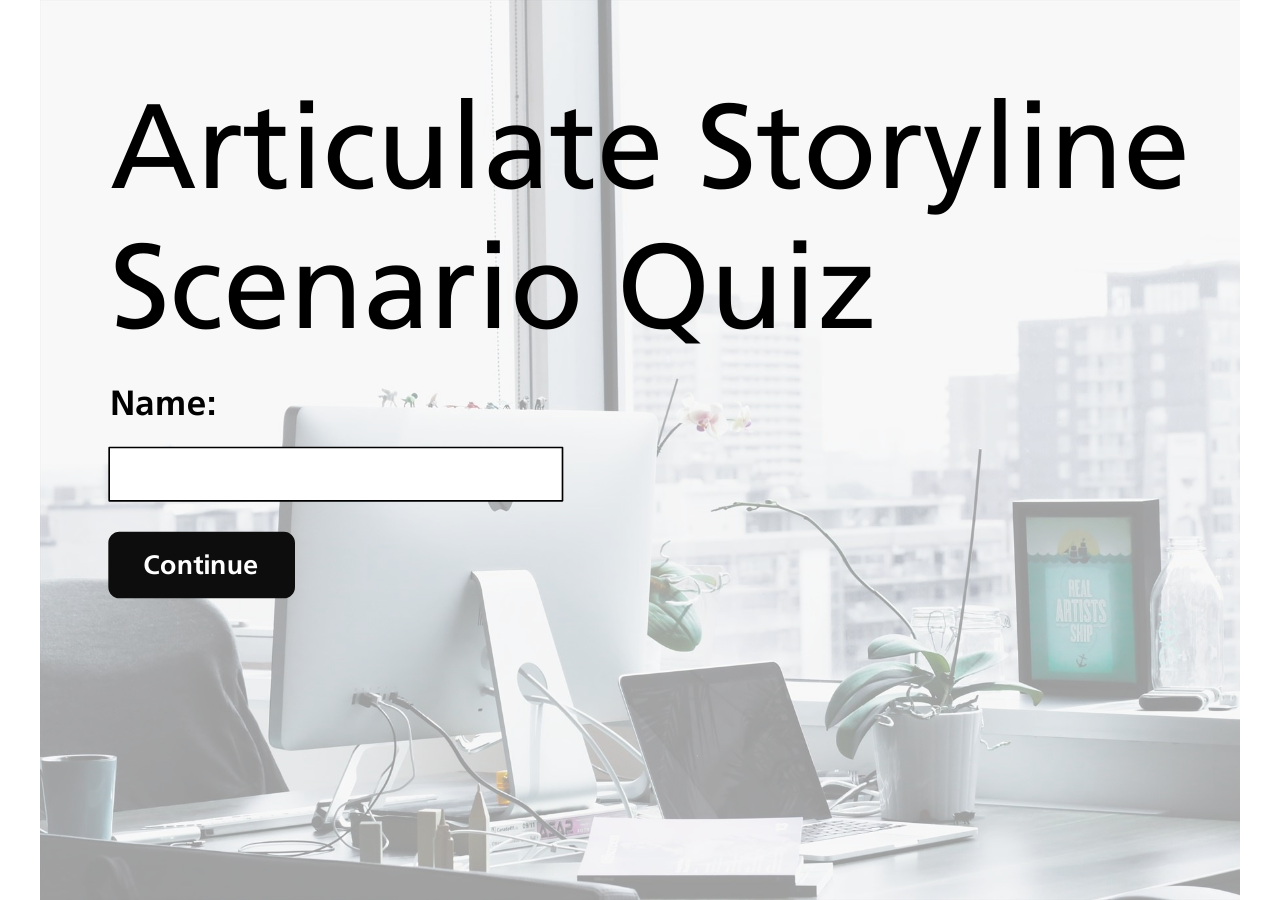
<file: storyline/branched-scenario/story.html>
﻿<!doctype html>
<html lang="en-US">
<head>
  <meta charset="utf-8">
  <!-- Created using Storyline 360 x64 - http://www.articulate.com  -->
  <!-- version: 3.130.39111.0 -->
  <title>Branched Scenario</title>
  <meta http-equiv="x-ua-compatible" content="IE=edge"/>
  <meta name="viewport" content="width=device-width,initial-scale=1,user-scalable=no,shrink-to-fit=no,minimal-ui"/>
  <meta name="apple-mobile-web-app-capable" content="yes"/>
  <style>
    html, body { height: 100%; padding: 0; margin: 0 }
    #app { height: 100%; width: 100%; }
  </style>

  <script>
    window.DS = {};
    window.globals = {
      DATA_PATH_BASE: '',
      HAS_FRAME: true,
      HAS_SLIDE: true,

      lmsPresent: false,
      tinCanPresent: false,
      cmi5Present: false,
      aoSupport: false,
      scale: 'Scaled',
      captureRc: false,
      browserSize: 'optimal',
      bgColor: '#FFFFFF',
      features: 'DropInBase,EngagePromiseUpgrade,FinalPromiseUpgrade,JsInteractions,Localization,PlayerMemoryEnhancements,SlideLevelScale,SlidePromiseUpgrade,StartupPromiseUpgrade,ViewPromiseUpgrade',
      themeName: 'unified',
      preloaderColor: '#8C8C8C',
      suppressAnalytics: false,
      productChannel: 'stable',
      publishSource: 'storyline',
      aid: 'aid|ab9d1c4b-71cf-541a-a9ba-0d7c6e513007',
      cid: '146b8172-dd10-40b8-9467-79a3ceb874b1',
      playerVersion: '3.130.39111.0',
      publishTimestamp: '2026-11-21T20:11:18.7121952Z',
      maxIosVideoElements: 10,
      connectionSettings: { message: 'You%20are%20offline.%20Trying%20to%20reconnect...', useDarkTheme: true, mode: 'disabled' },
      hasFeature: function(feature) {
        return this.features.split(',').includes(feature);
      },
      
      parseParams: function(qs) {
        if (window.globals.parsedParams != null) {
          return window.globals.parsedParams;
        }
        qs = (qs || window.location.search.substr(1)).split('+').join(' ');
        var params = {},
            tokens,
            re = /[?&]?([^=]+)=([^&]*)/g;

        while (tokens = re.exec(qs)) {
          params[decodeURIComponent(tokens[1]).trim()] =
            decodeURIComponent(tokens[2]).trim();
        }
        window.globals.parsedParams = params;
        return params;
      }

    };

    if (window.flagsUnderTest != null) {
      window.globals.features = window.flagsUnderTest.reduce((accum, feature) => {
        if (!accum.includes(feature)) {
          accum.push(feature);
        }
        return accum;
      }, window.globals.features.split(',')).join();
    }
  </script>
  <script>
    var isIe11 = ('ActiveXObject' in window || window.MSBlobBuilder != null)
      && window.msCrypto != null && !window.ActiveXObject;
    if (isIe11) {
      window.globals.unsupportedBrowser = true;
      document.write(atob('[base64]'));
    }
  </script>

  <script>
    if (window.globals.hasFeature('Localization')) {
      
      
    }
  </script>

  
  
  <script>window.THREE = { };</script>
  
</head>
<body style="background: #FFFFFF" class="cs-HTML theme-unified">
  <!-- 360 -->
  <script>!function(){var e,i=/iPhone/i,o=/iPod/i,n=/iPad/i,t=/\biOS-universal(?:.+)Mac\b/i,r=/\bAndroid(?:.+)Mobile\b/i,a=/Android/i,d=/(?:SD4930UR|\bSilk(?:.+)Mobile\b)/i,p=/Silk/i,l=/Windows Phone/i,u=/\bWindows(?:.+)ARM\b/i,b=/BlackBerry/i,s=/BB10/i,c=/Opera Mini/i,f=/\b(CriOS|Chrome)(?:.+)Mobile/i,h=/Mobile(?:.+)Firefox\b/i,v=function(e){return void 0!==e&&"MacIntel"===e.platform&&"number"==typeof e.maxTouchPoints&&e.maxTouchPoints>1&&"undefined"==typeof MSStream};e=function(e){var m={userAgent:"",platform:"",maxTouchPoints:0};e||"undefined"==typeof navigator?"string"==typeof e?m.userAgent=e:e&&e.userAgent&&(m={userAgent:e.userAgent,platform:e.platform,maxTouchPoints:e.maxTouchPoints||0}):m={userAgent:navigator.userAgent,platform:navigator.platform,maxTouchPoints:navigator.maxTouchPoints||0};var g=m.userAgent,y=g.split("[FBAN");void 0!==y[1]&&(g=y[0]),void 0!==(y=g.split("Twitter"))[1]&&(g=y[0]);var A=function(e){return function(i){return i.test(e)}}(g),w={apple:{phone:A(i)&&!A(l),ipod:A(o),tablet:!A(i)&&(A(n)||v(m))&&!A(l),universal:A(t),device:(A(i)||A(o)||A(n)||A(t)||v(m))&&!A(l)},amazon:{phone:A(d),tablet:!A(d)&&A(p),device:A(d)||A(p)},android:{phone:!A(l)&&A(d)||!A(l)&&A(r),tablet:!A(l)&&!A(d)&&!A(r)&&(A(p)||A(a)),device:!A(l)&&(A(d)||A(p)||A(r)||A(a))||A(/\bokhttp\b/i)},windows:{phone:A(l),tablet:A(u),device:A(l)||A(u)},other:{blackberry:A(b),blackberry10:A(s),opera:A(c),firefox:A(h),chrome:A(f),device:A(b)||A(s)||A(c)||A(h)||A(f)},any:!1,phone:!1,tablet:!1};return w.any=w.apple.device||w.android.device||w.windows.device||w.other.device,w.phone=w.apple.phone||w.android.phone||w.windows.phone,w.tablet=w.apple.tablet||w.android.tablet||w.windows.tablet,w}(),"object"==typeof exports&&"undefined"!=typeof module?module.exports=e:"function"==typeof define&&define.amd?define((function(){return e})):this.isMobile=e}();
    window.isMobile.apple.tablet = window.isMobile.apple.tablet ||
      (navigator.platform === 'MacIntel' && navigator.maxTouchPoints > 1);
    window.isMobile.apple.device = window.isMobile.apple.device || window.isMobile.apple.tablet;
    window.isMobile.tablet = window.isMobile.tablet || window.isMobile.apple.tablet;
    window.isMobile.any = window.isMobile.any || window.isMobile.apple.tablet;
  </script>

  <div id="focus-sink" tabindex="-1"></div>

  <div id="preso"></div>
  <script>
    (function() {

      var classTypes = [ 'desktop', 'mobile', 'phone', 'tablet' ];

      var addDeviceClasses = function(prefix, testObj) {
        var curr, i;
        for (i = 0; i < classTypes.length; i++) {
          curr = classTypes[i];
          if (testObj[curr]) {
            document.body.classList.add(prefix + curr);
          }
        }
      };

      var params = window.globals.parseParams(),
          isDevicePreview = params.devicepreview === '1',
          isPhoneOverride = params.deviceType === 'phone' || (isDevicePreview && params.phone == '1'),
          isTabletOverride = (params.deviceType === 'tablet' || isDevicePreview) && !isPhoneOverride,
          isMobileOverride = isPhoneOverride || isTabletOverride;

      var deviceView = {
        desktop: !window.isMobile.any && !isMobileOverride,
        mobile: window.isMobile.any || isMobileOverride,
        phone: isPhoneOverride || (window.isMobile.phone && !isTabletOverride),
        tablet: isTabletOverride || window.isMobile.tablet
      };

      window.globals.deviceView = deviceView;
      window.isMobile.desktop = !window.isMobile.any;
      window.isMobile.mobile = window.isMobile.any;

      addDeviceClasses('view-', deviceView);

    })();
  </script>
  
  <script src='story_content/triggers.js' type=text/javascript></script>
<script src='story_content/user.js' type=text/javascript></script>
  <div class="slide-loader"></div>

  <script>
    var doc = document, loader = doc.body.querySelector('.slide-loader'); [ 1, 2, 3 ].forEach(function(n) { var d = doc.createElement('div'); d.style.backgroundColor = window.globals.preloaderColor; d.classList.add('mobile-loader-dot'); d.classList.add('dot' + n); loader.appendChild(d); });
  </script>

  <div class="mobile-load-title-overlay" style="display: none">
    <div class="mobile-load-title">Branched Scenario</div>
  </div>

  <div class="mobile-chrome-warning"></div>

  
<style>
  .warn-connection-dialog {
    display: none;
    background: transparent;
    pointer-events: all;
    position: fixed;
    left: 0;
    top: 0;
    width: 100%;
    height: 100%;
    z-index: 999;
  }

  .warn-connection-content {
    pointer-events: all;
    border-radius: 4px;
    background: white;
    border: 1px solid #E7E7E7;
    color: #333333;
    box-shadow: 0 2px 4px rgba(0, 0, 0, 0.25);
    transition: all 150ms ease-out;
    position: absolute;
    white-space: nowrap;
  }

  .view-phone.is-landscape .warn-connection-content {
    left: 23px;
    bottom: 23px;
  }

  .view-tablet.is-landscape .warn-connection-content {
    left: 50%;
    top: 20px;
    transform: translateX(-50%);
  }

  .view-mobile.is-portrait .warn-connection-content {
    transform: translate(-50%, calc(-100% - 15px));
  }

  .warn-connection-content p {
    display: inline-block;
    margin: 0 8px 0 0;
    line-height: 33px;
    font-size: 11px;
  }

  .warn-connection-content svg {
    position: relative;
    vertical-align: middle;
    margin: 0 2px 2px 8px;
  }

  .view-desktop .warn-connection-content {
    left: 1.5em;
    bottom: 1.5em;
  }

  .view-desktop .warn-connection-content p {
    font-size: 1.1em;
  }

  .is-offline .warn-connection-dialog {
    display: block;
  }

  .is-offline .cs-panel * {
    pointer-events: none !important;
  }

  .is-offline .cs-panel {
    pointer-events: all !important;
  }

  .is-offline #nav-controls * {
    pointer-events: none !important;
  }

  .is-offline #nav-controls {
    pointer-events: all !important;
  }
</style>

<div class="warn-connection-dialog" role="alertdialog" aria-modal="true" tabindex="0" aria-labelledby="warn-connection-message">
  <div class="warn-connection-content">
    <svg width="17" height="15" viewBox="0 0 17 15" xmlns="http://www.w3.org/2000/svg">
      <path fill="#8F0000" stroke="white" d="M16.07,12.98 L15.88,12.23 L9.51,1.21 C8.97,0.26,7.6,0.26,7.06,1.21 L0.69,12.23 C0.15,13.16,0.81,14.36,1.91,14.36 H14.65 C15.47,14.36,16.05,13.7,16.07,12.98 Z"/>
      <path fill="white" stroke="white" d="M8.58,5.5 C8.35,5.28,8.5,5.35,8.21,5.32 C8.09,5.35,7.97,5.49,7.96,5.67 C7.97,5.79,7.98,5.92,7.98,6.04 L7.98,6.04 C7.99,6.17,8,6.31,8.01,6.43 L8.01,6.44 C8.03,6.92,8.06,7.41,8.09,7.9 L8.09,7.9 C8.12,8.39,8.14,8.88,8.17,9.37 C8.17,9.39,8.18,9.42,8.2,9.44 C8.23,9.46,8.25,9.47,8.28,9.47 C8.31,9.47,8.34,9.46,8.35,9.44 C8.37,9.43,8.38,9.4,8.39,9.35 L8.39,9.34 C8.39,9.24,8.4,9.15,8.4,9.05 L8.4,9.05 C8.41,8.96,8.41,8.86,8.42,8.75 C8.43,8.44,8.45,8.12,8.47,7.81 L8.47,7.81 C8.49,7.49,8.51,7.18,8.53,6.87 C8.55,6.46,8.56,6.05,8.59,5.64 L8.6,5.62 C8.6,5.57,8.59,5.53,8.58,5.5 L8.21,5.32 Z"/>
      <circle fill="white" stroke="white" cx="8.3" cy="11.35" r="0.3"/>
    </svg>
    <p id="warn-connection-message">You are offline. Trying to reconnect...</p>
  </div>
</div>

<script>
  (function() {
    window.DS.connection = {
      warningShown: false,
      assets: {},
      loadingAssetGroup: false,
      retryDelay: 500
    };

    var connectionSettings = window.globals.connectionSettings || {};

    var useConnectionMessages = window.AbortController != null &&
      window.location.protocol != 'file:' &&
      connectionSettings.mode === 'normal';

    window.DS.connection.useConnectionMessages = useConnectionMessages;

    var assetCount = 0;
    var checkLoadedId;


    if (useConnectionMessages && connectionSettings != null) {
      var contentEl = document.querySelector('.warn-connection-content');
      var messageEl = contentEl.querySelector('p');

      if (connectionSettings.useDarkTheme) {
        contentEl.style.borderColor = '#BABBBA';
        contentEl.style.backgroundColor = '#282828';
        contentEl.style.color = '#FFFFFF';
      }

      if (connectionSettings.message != null) {
        messageEl.textContent = window.decodeURIComponent(connectionSettings.message);
      }
    }

    function checkAssetsReady() {
      for (var i in DS.connection.assets) {
        if (!DS.connection.assets[i].success) {
          return false;
        }
      }
      return true;
    }

    function stopAssetGroup() {
      if (!useConnectionMessages) { return; }

      assetCount = 0;

      DS.connection.oldAssetGroup = DS.connection.assets;
      DS.connection.assets = {};
      DS.connection.loadingAssetGroup = false;
      clearInterval(checkLoadedId);
    }

    function startAssetGroup() {
      if (!useConnectionMessages) { return; }
      var ticks = 0;
      clearInterval(checkLoadedId);
      checkLoadedId = setInterval(function() {
        var loaded = 0;
        if (assetCount === 0 && loaded === 0) {
          clearInterval(checkLoadedId);
          return;
        }

        for (var i in DS.connection.assets) {
          if (DS.connection.assets[i].success) {
            loaded++;
          }
        }

        if (assetCount === loaded && checkAssetsReady()) {
          for (var i in DS.connection.assets) {
            if (DS.connection.assets[i].action) {
              DS.connection.assets[i].action();
            }
          }
          hideWarning();
          stopAssetGroup();
        }
      }, 100)
    }

    function requiredAsset(url, action, retry, type) {
      if (!useConnectionMessages) { return; }
      if (DS.connection.assets[url]) { return; }

      DS.connection.assets[url] = {
        success: false, action: action, retry: retry, type: type
      };
      assetCount = Object.keys(DS.connection.assets).length;
      if (!DS.connection.loadingAssetGroup) {
        startAssetGroup();
      }
      DS.connection.loadingAssetGroup = true;
    }

    function assetLoaded(url) {
      if (!useConnectionMessages) { return; }
      if (DS.connection.assets[url]) {
        DS.connection.assets[url].success = true;
      }
    }

    function assetFailed(url) {
      if (!useConnectionMessages) { return; }
      if (!DS.connection.assets[url]) {
        if (/\.js$/.test(url) && url.indexOf('transcripts') === -1) {
          setTimeout(function() {
            if (DS.connection.lastSlideLoaded != null) {
              DS.connection.lastSlideLoaded();
            }
          }, DS.connection.retryDelay);
        }
        return;
      }
      if (!DS.connection.warningShown) { showWarning(); }
      if (DS.connection.assets[url].retry) {
        setTimeout(function() {
          if (!DS.connection.assets[url].success) {
            DS.connection.assets[url].retry()
          }
        }, DS.connection.retryDelay);
      }
    }

    function hideWarning() {
      document.body.classList.remove('is-offline');
      DS.connection.warningShown = false;
      enableKeys();
    }
    DS.connection.hideWarning = hideWarning

    function showWarning(btn) {
      document.body.classList.add('is-offline')
      DS.connection.warningShown = true;
      updateWarningPosition();
      disableKeys();
    }

    function updateWarningPosition() {
      if (!DS.connection.warningShown) {
        return;
      }

      var isPortrait = document.body.classList.contains('is-portrait');
      var isMobile = document.body.classList.contains('view-mobile');
      var warningEl = document.querySelector('.warn-connection-content');

      if (isPortrait && isMobile) {
        var slide = document.querySelector('.primary-slide');
        var slideRect = slide != null
          ? slide.getBoundingClientRect()
          : { top: window.innerHeight, left: 0, width: window.innerWidth };

        warningEl.style.top = `${slideRect.top}px`
        warningEl.style.left = `${slideRect.left + slideRect.width / 2}px`
      } else {
        warningEl.style.top = null;
        warningEl.style.left = null;
      }

      window.requestAnimationFrame(updateWarningPosition);
    }

    function onDisableKeyDown(e) {
      e.preventDefault();
      e.stopImmediatePropagation();
    }

    function onDisableKeyUp(e) {
      e.preventDefault();
      e.stopImmediatePropagation();
    }

    var accStyle = document.createElement('style');
    var warnDialogEl = document.querySelector('.warn-connection-dialog');

    function disableKeys() {
      if (DS.views && DS.views.nsStack && DS.views.nsStack.length === 1) {
        DS.views.nsStack[0].tabReachable = false
        DS.views.nsStack[0].updateTabIndex(true);
      }

      accStyle.innerHTML = '.acc-shadow-dom { display: none; }';
      document.body.appendChild(accStyle);

      warnDialogEl.parentNode.append(warnDialogEl);
      warnDialogEl.focus();
    }

    function enableKeys() {
      accStyle.remove();
      if (DS.views && DS.views.nsStack && DS.views.nsStack.length === 1 && DS.views.nsStack[0].name === '_frame') {
        DS.views.nsStack[0].tabReachable = true;
        DS.views.nsStack[0].updateTabIndex();
      }
    }

    // these will all be noops if the feature flag isn't set in
    // the data and `window.globals.features`
    DS.connection.requiredAsset = requiredAsset;
    DS.connection.assetLoaded = assetLoaded;
    DS.connection.assetFailed = assetFailed;
    DS.connection.stopAssetGroup = stopAssetGroup;
    DS.connection.startAssetGroup = startAssetGroup;
  })();
</script>


  <script>
    
    if (window.autoSpider && window.vInterfaceObject) {
      document.querySelector('.mobile-load-title-overlay').style.display = 'none';
    }
  </script>

  

  <link rel="stylesheet" href="html5/data/css/output.min.css" data-noprefix/>
</body>
<script src="html5/lib/scripts/bootstrapper.min.js"></script>
</html>
</file>
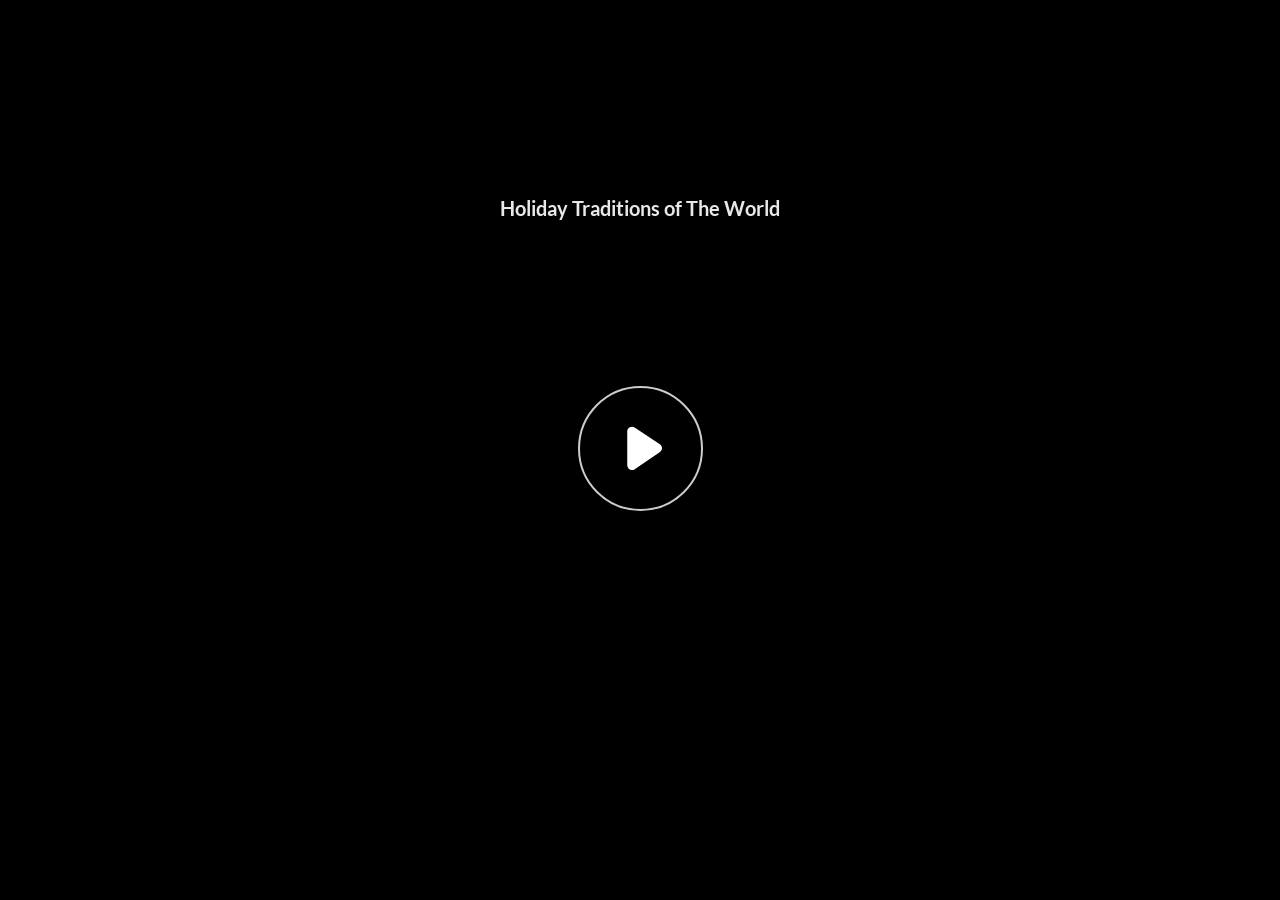
<file: storyline/holiday-traditions/story.html>
﻿<!doctype html>
<html lang="en-US">
<head>
  <meta charset="utf-8">
  <!-- Created using Storyline 360 x64 - http://www.articulate.com  -->
  <!-- version: 3.130.39111.0 -->
  <title>Holiday Traditions of The World</title>
  <meta http-equiv="x-ua-compatible" content="IE=edge"/>
  <meta name="viewport" content="width=device-width,initial-scale=1,user-scalable=no,shrink-to-fit=no,minimal-ui"/>
  <meta name="apple-mobile-web-app-capable" content="yes"/>
  <style>
    html, body { height: 100%; padding: 0; margin: 0 }
    #app { height: 100%; width: 100%; }
  </style>

  <script>
    window.DS = {};
    window.globals = {
      DATA_PATH_BASE: '',
      HAS_FRAME: true,
      HAS_SLIDE: true,

      lmsPresent: false,
      tinCanPresent: false,
      cmi5Present: false,
      aoSupport: false,
      scale: 'Scaled',
      captureRc: false,
      browserSize: 'optimal',
      bgColor: '#282828',
      features: 'DropInBase,EngagePromiseUpgrade,FinalPromiseUpgrade,JsInteractions,Localization,PlayerMemoryEnhancements,SlideLevelScale,SlidePromiseUpgrade,StartupPromiseUpgrade,ViewPromiseUpgrade',
      themeName: 'unified',
      preloaderColor: '#FFFFFF',
      suppressAnalytics: false,
      productChannel: 'stable',
      publishSource: 'storyline',
      aid: 'aid|ab9d1c4b-71cf-541a-a9ba-0d7c6e513007',
      cid: '574b585e-d986-43df-8ed4-63208ccc3267',
      playerVersion: '3.130.39111.0',
      publishTimestamp: '2026-11-21T18:39:01.8880492Z',
      maxIosVideoElements: 10,
      connectionSettings: { message: 'You%20are%20offline.%20Trying%20to%20reconnect...', useDarkTheme: false, mode: 'disabled' },
      hasFeature: function(feature) {
        return this.features.split(',').includes(feature);
      },
      
      parseParams: function(qs) {
        if (window.globals.parsedParams != null) {
          return window.globals.parsedParams;
        }
        qs = (qs || window.location.search.substr(1)).split('+').join(' ');
        var params = {},
            tokens,
            re = /[?&]?([^=]+)=([^&]*)/g;

        while (tokens = re.exec(qs)) {
          params[decodeURIComponent(tokens[1]).trim()] =
            decodeURIComponent(tokens[2]).trim();
        }
        window.globals.parsedParams = params;
        return params;
      }

    };

    if (window.flagsUnderTest != null) {
      window.globals.features = window.flagsUnderTest.reduce((accum, feature) => {
        if (!accum.includes(feature)) {
          accum.push(feature);
        }
        return accum;
      }, window.globals.features.split(',')).join();
    }
  </script>
  <script>
    var isIe11 = ('ActiveXObject' in window || window.MSBlobBuilder != null)
      && window.msCrypto != null && !window.ActiveXObject;
    if (isIe11) {
      window.globals.unsupportedBrowser = true;
      document.write(atob('[base64]'));
    }
  </script>

  <script>
    if (window.globals.hasFeature('Localization')) {
      
      
    }
  </script>

  
  
  <script>window.THREE = { };</script>
  
</head>
<body style="background: #282828" class="cs-HTML theme-unified">
  <!-- 360 -->
  <script>!function(){var e,i=/iPhone/i,o=/iPod/i,n=/iPad/i,t=/\biOS-universal(?:.+)Mac\b/i,r=/\bAndroid(?:.+)Mobile\b/i,a=/Android/i,d=/(?:SD4930UR|\bSilk(?:.+)Mobile\b)/i,p=/Silk/i,l=/Windows Phone/i,u=/\bWindows(?:.+)ARM\b/i,b=/BlackBerry/i,s=/BB10/i,c=/Opera Mini/i,f=/\b(CriOS|Chrome)(?:.+)Mobile/i,h=/Mobile(?:.+)Firefox\b/i,v=function(e){return void 0!==e&&"MacIntel"===e.platform&&"number"==typeof e.maxTouchPoints&&e.maxTouchPoints>1&&"undefined"==typeof MSStream};e=function(e){var m={userAgent:"",platform:"",maxTouchPoints:0};e||"undefined"==typeof navigator?"string"==typeof e?m.userAgent=e:e&&e.userAgent&&(m={userAgent:e.userAgent,platform:e.platform,maxTouchPoints:e.maxTouchPoints||0}):m={userAgent:navigator.userAgent,platform:navigator.platform,maxTouchPoints:navigator.maxTouchPoints||0};var g=m.userAgent,y=g.split("[FBAN");void 0!==y[1]&&(g=y[0]),void 0!==(y=g.split("Twitter"))[1]&&(g=y[0]);var A=function(e){return function(i){return i.test(e)}}(g),w={apple:{phone:A(i)&&!A(l),ipod:A(o),tablet:!A(i)&&(A(n)||v(m))&&!A(l),universal:A(t),device:(A(i)||A(o)||A(n)||A(t)||v(m))&&!A(l)},amazon:{phone:A(d),tablet:!A(d)&&A(p),device:A(d)||A(p)},android:{phone:!A(l)&&A(d)||!A(l)&&A(r),tablet:!A(l)&&!A(d)&&!A(r)&&(A(p)||A(a)),device:!A(l)&&(A(d)||A(p)||A(r)||A(a))||A(/\bokhttp\b/i)},windows:{phone:A(l),tablet:A(u),device:A(l)||A(u)},other:{blackberry:A(b),blackberry10:A(s),opera:A(c),firefox:A(h),chrome:A(f),device:A(b)||A(s)||A(c)||A(h)||A(f)},any:!1,phone:!1,tablet:!1};return w.any=w.apple.device||w.android.device||w.windows.device||w.other.device,w.phone=w.apple.phone||w.android.phone||w.windows.phone,w.tablet=w.apple.tablet||w.android.tablet||w.windows.tablet,w}(),"object"==typeof exports&&"undefined"!=typeof module?module.exports=e:"function"==typeof define&&define.amd?define((function(){return e})):this.isMobile=e}();
    window.isMobile.apple.tablet = window.isMobile.apple.tablet ||
      (navigator.platform === 'MacIntel' && navigator.maxTouchPoints > 1);
    window.isMobile.apple.device = window.isMobile.apple.device || window.isMobile.apple.tablet;
    window.isMobile.tablet = window.isMobile.tablet || window.isMobile.apple.tablet;
    window.isMobile.any = window.isMobile.any || window.isMobile.apple.tablet;
  </script>

  <div id="focus-sink" tabindex="-1"></div>

  <div id="preso"></div>
  <script>
    (function() {

      var classTypes = [ 'desktop', 'mobile', 'phone', 'tablet' ];

      var addDeviceClasses = function(prefix, testObj) {
        var curr, i;
        for (i = 0; i < classTypes.length; i++) {
          curr = classTypes[i];
          if (testObj[curr]) {
            document.body.classList.add(prefix + curr);
          }
        }
      };

      var params = window.globals.parseParams(),
          isDevicePreview = params.devicepreview === '1',
          isPhoneOverride = params.deviceType === 'phone' || (isDevicePreview && params.phone == '1'),
          isTabletOverride = (params.deviceType === 'tablet' || isDevicePreview) && !isPhoneOverride,
          isMobileOverride = isPhoneOverride || isTabletOverride;

      var deviceView = {
        desktop: !window.isMobile.any && !isMobileOverride,
        mobile: window.isMobile.any || isMobileOverride,
        phone: isPhoneOverride || (window.isMobile.phone && !isTabletOverride),
        tablet: isTabletOverride || window.isMobile.tablet
      };

      window.globals.deviceView = deviceView;
      window.isMobile.desktop = !window.isMobile.any;
      window.isMobile.mobile = window.isMobile.any;

      addDeviceClasses('view-', deviceView);

    })();
  </script>
  
  <script src='story_content/triggers.js' type=text/javascript></script>
<script src='story_content/user.js' type=text/javascript></script>
  <div class="slide-loader"></div>

  <script>
    var doc = document, loader = doc.body.querySelector('.slide-loader'); [ 1, 2, 3 ].forEach(function(n) { var d = doc.createElement('div'); d.style.backgroundColor = window.globals.preloaderColor; d.classList.add('mobile-loader-dot'); d.classList.add('dot' + n); loader.appendChild(d); });
  </script>

  <div class="mobile-load-title-overlay" style="display: none">
    <div class="mobile-load-title">Holiday Traditions of The World</div>
  </div>

  <div class="mobile-chrome-warning"></div>

  
<style>
  .warn-connection-dialog {
    display: none;
    background: transparent;
    pointer-events: all;
    position: fixed;
    left: 0;
    top: 0;
    width: 100%;
    height: 100%;
    z-index: 999;
  }

  .warn-connection-content {
    pointer-events: all;
    border-radius: 4px;
    background: white;
    border: 1px solid #E7E7E7;
    color: #333333;
    box-shadow: 0 2px 4px rgba(0, 0, 0, 0.25);
    transition: all 150ms ease-out;
    position: absolute;
    white-space: nowrap;
  }

  .view-phone.is-landscape .warn-connection-content {
    left: 23px;
    bottom: 23px;
  }

  .view-tablet.is-landscape .warn-connection-content {
    left: 50%;
    top: 20px;
    transform: translateX(-50%);
  }

  .view-mobile.is-portrait .warn-connection-content {
    transform: translate(-50%, calc(-100% - 15px));
  }

  .warn-connection-content p {
    display: inline-block;
    margin: 0 8px 0 0;
    line-height: 33px;
    font-size: 11px;
  }

  .warn-connection-content svg {
    position: relative;
    vertical-align: middle;
    margin: 0 2px 2px 8px;
  }

  .view-desktop .warn-connection-content {
    left: 1.5em;
    bottom: 1.5em;
  }

  .view-desktop .warn-connection-content p {
    font-size: 1.1em;
  }

  .is-offline .warn-connection-dialog {
    display: block;
  }

  .is-offline .cs-panel * {
    pointer-events: none !important;
  }

  .is-offline .cs-panel {
    pointer-events: all !important;
  }

  .is-offline #nav-controls * {
    pointer-events: none !important;
  }

  .is-offline #nav-controls {
    pointer-events: all !important;
  }
</style>

<div class="warn-connection-dialog" role="alertdialog" aria-modal="true" tabindex="0" aria-labelledby="warn-connection-message">
  <div class="warn-connection-content">
    <svg width="17" height="15" viewBox="0 0 17 15" xmlns="http://www.w3.org/2000/svg">
      <path fill="#8F0000" stroke="white" d="M16.07,12.98 L15.88,12.23 L9.51,1.21 C8.97,0.26,7.6,0.26,7.06,1.21 L0.69,12.23 C0.15,13.16,0.81,14.36,1.91,14.36 H14.65 C15.47,14.36,16.05,13.7,16.07,12.98 Z"/>
      <path fill="white" stroke="white" d="M8.58,5.5 C8.35,5.28,8.5,5.35,8.21,5.32 C8.09,5.35,7.97,5.49,7.96,5.67 C7.97,5.79,7.98,5.92,7.98,6.04 L7.98,6.04 C7.99,6.17,8,6.31,8.01,6.43 L8.01,6.44 C8.03,6.92,8.06,7.41,8.09,7.9 L8.09,7.9 C8.12,8.39,8.14,8.88,8.17,9.37 C8.17,9.39,8.18,9.42,8.2,9.44 C8.23,9.46,8.25,9.47,8.28,9.47 C8.31,9.47,8.34,9.46,8.35,9.44 C8.37,9.43,8.38,9.4,8.39,9.35 L8.39,9.34 C8.39,9.24,8.4,9.15,8.4,9.05 L8.4,9.05 C8.41,8.96,8.41,8.86,8.42,8.75 C8.43,8.44,8.45,8.12,8.47,7.81 L8.47,7.81 C8.49,7.49,8.51,7.18,8.53,6.87 C8.55,6.46,8.56,6.05,8.59,5.64 L8.6,5.62 C8.6,5.57,8.59,5.53,8.58,5.5 L8.21,5.32 Z"/>
      <circle fill="white" stroke="white" cx="8.3" cy="11.35" r="0.3"/>
    </svg>
    <p id="warn-connection-message">You are offline. Trying to reconnect...</p>
  </div>
</div>

<script>
  (function() {
    window.DS.connection = {
      warningShown: false,
      assets: {},
      loadingAssetGroup: false,
      retryDelay: 500
    };

    var connectionSettings = window.globals.connectionSettings || {};

    var useConnectionMessages = window.AbortController != null &&
      window.location.protocol != 'file:' &&
      connectionSettings.mode === 'normal';

    window.DS.connection.useConnectionMessages = useConnectionMessages;

    var assetCount = 0;
    var checkLoadedId;


    if (useConnectionMessages && connectionSettings != null) {
      var contentEl = document.querySelector('.warn-connection-content');
      var messageEl = contentEl.querySelector('p');

      if (connectionSettings.useDarkTheme) {
        contentEl.style.borderColor = '#BABBBA';
        contentEl.style.backgroundColor = '#282828';
        contentEl.style.color = '#FFFFFF';
      }

      if (connectionSettings.message != null) {
        messageEl.textContent = window.decodeURIComponent(connectionSettings.message);
      }
    }

    function checkAssetsReady() {
      for (var i in DS.connection.assets) {
        if (!DS.connection.assets[i].success) {
          return false;
        }
      }
      return true;
    }

    function stopAssetGroup() {
      if (!useConnectionMessages) { return; }

      assetCount = 0;

      DS.connection.oldAssetGroup = DS.connection.assets;
      DS.connection.assets = {};
      DS.connection.loadingAssetGroup = false;
      clearInterval(checkLoadedId);
    }

    function startAssetGroup() {
      if (!useConnectionMessages) { return; }
      var ticks = 0;
      clearInterval(checkLoadedId);
      checkLoadedId = setInterval(function() {
        var loaded = 0;
        if (assetCount === 0 && loaded === 0) {
          clearInterval(checkLoadedId);
          return;
        }

        for (var i in DS.connection.assets) {
          if (DS.connection.assets[i].success) {
            loaded++;
          }
        }

        if (assetCount === loaded && checkAssetsReady()) {
          for (var i in DS.connection.assets) {
            if (DS.connection.assets[i].action) {
              DS.connection.assets[i].action();
            }
          }
          hideWarning();
          stopAssetGroup();
        }
      }, 100)
    }

    function requiredAsset(url, action, retry, type) {
      if (!useConnectionMessages) { return; }
      if (DS.connection.assets[url]) { return; }

      DS.connection.assets[url] = {
        success: false, action: action, retry: retry, type: type
      };
      assetCount = Object.keys(DS.connection.assets).length;
      if (!DS.connection.loadingAssetGroup) {
        startAssetGroup();
      }
      DS.connection.loadingAssetGroup = true;
    }

    function assetLoaded(url) {
      if (!useConnectionMessages) { return; }
      if (DS.connection.assets[url]) {
        DS.connection.assets[url].success = true;
      }
    }

    function assetFailed(url) {
      if (!useConnectionMessages) { return; }
      if (!DS.connection.assets[url]) {
        if (/\.js$/.test(url) && url.indexOf('transcripts') === -1) {
          setTimeout(function() {
            if (DS.connection.lastSlideLoaded != null) {
              DS.connection.lastSlideLoaded();
            }
          }, DS.connection.retryDelay);
        }
        return;
      }
      if (!DS.connection.warningShown) { showWarning(); }
      if (DS.connection.assets[url].retry) {
        setTimeout(function() {
          if (!DS.connection.assets[url].success) {
            DS.connection.assets[url].retry()
          }
        }, DS.connection.retryDelay);
      }
    }

    function hideWarning() {
      document.body.classList.remove('is-offline');
      DS.connection.warningShown = false;
      enableKeys();
    }
    DS.connection.hideWarning = hideWarning

    function showWarning(btn) {
      document.body.classList.add('is-offline')
      DS.connection.warningShown = true;
      updateWarningPosition();
      disableKeys();
    }

    function updateWarningPosition() {
      if (!DS.connection.warningShown) {
        return;
      }

      var isPortrait = document.body.classList.contains('is-portrait');
      var isMobile = document.body.classList.contains('view-mobile');
      var warningEl = document.querySelector('.warn-connection-content');

      if (isPortrait && isMobile) {
        var slide = document.querySelector('.primary-slide');
        var slideRect = slide != null
          ? slide.getBoundingClientRect()
          : { top: window.innerHeight, left: 0, width: window.innerWidth };

        warningEl.style.top = `${slideRect.top}px`
        warningEl.style.left = `${slideRect.left + slideRect.width / 2}px`
      } else {
        warningEl.style.top = null;
        warningEl.style.left = null;
      }

      window.requestAnimationFrame(updateWarningPosition);
    }

    function onDisableKeyDown(e) {
      e.preventDefault();
      e.stopImmediatePropagation();
    }

    function onDisableKeyUp(e) {
      e.preventDefault();
      e.stopImmediatePropagation();
    }

    var accStyle = document.createElement('style');
    var warnDialogEl = document.querySelector('.warn-connection-dialog');

    function disableKeys() {
      if (DS.views && DS.views.nsStack && DS.views.nsStack.length === 1) {
        DS.views.nsStack[0].tabReachable = false
        DS.views.nsStack[0].updateTabIndex(true);
      }

      accStyle.innerHTML = '.acc-shadow-dom { display: none; }';
      document.body.appendChild(accStyle);

      warnDialogEl.parentNode.append(warnDialogEl);
      warnDialogEl.focus();
    }

    function enableKeys() {
      accStyle.remove();
      if (DS.views && DS.views.nsStack && DS.views.nsStack.length === 1 && DS.views.nsStack[0].name === '_frame') {
        DS.views.nsStack[0].tabReachable = true;
        DS.views.nsStack[0].updateTabIndex();
      }
    }

    // these will all be noops if the feature flag isn't set in
    // the data and `window.globals.features`
    DS.connection.requiredAsset = requiredAsset;
    DS.connection.assetLoaded = assetLoaded;
    DS.connection.assetFailed = assetFailed;
    DS.connection.stopAssetGroup = stopAssetGroup;
    DS.connection.startAssetGroup = startAssetGroup;
  })();
</script>


  <script>
    
    if (window.autoSpider && window.vInterfaceObject) {
      document.querySelector('.mobile-load-title-overlay').style.display = 'none';
    }
  </script>

  

  <link rel="stylesheet" href="html5/data/css/output.min.css" data-noprefix/>
</body>
<script src="html5/lib/scripts/bootstrapper.min.js"></script>
</html>
</file>
<file: storyline/branched-scenario/html5/data/css/output.min.css>
@font-face {
  font-family: 'LatoBold Charset1_ BoldE611D485';
  src: url('[data-uri]');
  font-style: normal;
  font-weight: bold;
}
@font-face {
  font-family: 'Lato Charset1_ 6m4aWChT3D05D814';
  src: url('[data-uri]');
  font-style: normal;
  font-weight: normal;
}
@font-face {
  font-family: 'Articulate Charset1_ 6209A4E38B';
  src: url('[data-uri]');
  font-style: normal;
  font-weight: normal;
}
@font-face {
  font-family: 'ArticulateBold CharBoldB9CB4851';
  src: url('[data-uri]');
  font-style: normal;
  font-weight: bold;
}
@font-face {
  font-family: 'Open Sans Charset1_ 5cC80B7E512';
  src: url('[data-uri]');
  font-style: normal;
  font-weight: normal;
}
@font-face {
  font-family: 'Articulate Charset0_v8MBBDD1F1C';
  src: url('[data-uri]');
  font-style: normal;
  font-weight: normal;
}
@font-face {
  font-family: 'ArticulateBold CharBoldC2572EF3';
  src: url('[data-uri]');
  font-style: normal;
  font-weight: bold;
}
@font-face {
  font-family: 'Open Sans Charset0_v9TY33EDE6F2';
  src: url('[data-uri]');
  font-style: normal;
  font-weight: normal;
}
.cs-HTML {
  background: rgba(255, 255, 255, 1);
}
.cs-npnxnanbnsnfns00000000001 .cs-infopanel  {
  box-shadow: 0 1px 0 rgba(0, 0, 0, 0);
  background: rgba(255, 255, 255, 1);
}
.cs-npnxnanbnsnfns00000000001 .cs-infopanel .cs-link {
  color: rgba(88, 88, 88, 1);
}
.cs-npnxnanbnsnfns00000000001 .cs-infopanel .cs-link:hover {
  color: rgba(255, 255, 255, 1);
}
.cs-npnxnanbnsnfns00000000001 .cs-infopanel .cs-name {
  color: rgba(68, 68, 68, 1);
}
.cs-npnxnanbnsnfns00000000001 .cs-infopanel .cs-title {
  color: rgba(153, 153, 153, 1);
}
.cs-npnxnanbnsnfns00000000001 .cs-infopanelpopup  {
  box-shadow: 0 1px 0 rgba(0, 0, 0, 0);
  background: rgba(0, 0, 0, 0);
}
.cs-npnxnanbnsnfns00000000001 .cs-infopanelpopup .cs-link {
  color: rgba(255, 0, 0, 1);
}
.cs-npnxnanbnsnfns00000000001 .cs-infopanelpopup .cs-link:hover {
  color: rgba(255, 255, 255, 1);
}
.cs-npnxnanbnsnfns00000000001 .cs-infopanelpopup .cs-name {
  color: rgba(255, 255, 255, 1);
}
.cs-npnxnanbnsnfns00000000001 .cs-infopanelpopup .cs-bio {
  color: rgba(88, 88, 88, 1);
}
.cs-npnxnanbnsnfns00000000001 .cs-timer  {
  color: rgba(88, 88, 88, 1);
}
.cs-npnxnanbnsnfns00000000001 .cs-duration stop:first-child {
  stop-color: rgba(220, 220, 220, 1);
}
.cs-npnxnanbnsnfns00000000001 .cs-duration stop:last-child {
  stop-color: rgba(220, 220, 220, 1);
}
.cs-npnxnanbnsnfns00000000001 .cs-elapsed stop:first-child {
  stop-color: rgba(254, 227, 71, 1);
}
.cs-npnxnanbnsnfns00000000001 .cs-elapsed stop:last-child {
  stop-color: rgba(254, 227, 71, 1);
}
.cs-npnxnanbnsnfns00000000001 .cs-timer .cs-pie .cs-innerstroke {
  stroke: rgba(199, 199, 199, 1);
}
.cs-npnxnanbnsnfns00000000001 .cs-timer .cs-pie .cs-innerborder {
  stroke: rgba(255, 255, 255, 1);
}
.cs-npnxnanbnsnfns00000000001 .cs-window  {
  box-shadow: 0 8px 5px rgba(0, 0, 0, 0.2);
  border-color: rgba(49, 99, 0, 1);
  background: rgba(250, 250, 250, 1);
  color: rgba(70, 70, 70, 1);
}
.cs-npnxnanbnsnfns00000000001 .cs-window .cs-diva {
  border-color: rgba(0, 0, 0, 0);
}
.cs-npnxnanbnsnfns00000000001 .cs-window .cs-divb {
  border-color: rgba(0, 0, 0, 0);
}
.cs-npnxnanbnsnfns00000000001 .cs-editor .cs-editor-slide {
  color: rgba(255, 255, 255, 1);
}
.cs-npnxnanbnsnfns00000000001 .cs-editor .cs-editor-html {
  color: rgba(70, 70, 70, 1);
}
.cs-npnxnanbnsnfns00000000001 .cs-editor .cs-editor-button {
  text-shadow: 0 1px 0 rgba(0, 0, 0, 0);
  color: rgba(255, 255, 255, 1);
  border-color: rgba(33, 68, 0, 1);
  background: rgba(60, 124, 0, 1);
}
.cs-npnxnanbnsnfns00000000001 .cs-editor .cs-editor-button:hover {
  background: rgba(66, 142, 0, 1);
}
.cs-npnxnanbnsnfns00000000001 .cs-editor .cs-editor-button:active {
  background: rgba(46, 93, 0, 1);
}
.cs-npnxnanbnsnfns00000000001 .cs-listitem  {
  color: rgba(70, 70, 70, 1);
  border-color: none;
  border: 1px solid transparent;
}
.cs-npnxnanbnsnfns00000000001 .cs-listitem:hover {
  background: rgba(0, 0, 0, 0.05);
  border-color: rgba(142, 143, 142, 1) !important;
  border-width: 1px;
  border-radius: 2px;
  border-style: solid;
  box-sizing: border-box;
}
.cs-npnxnanbnsnfns00000000001 .cs-listitem.hover {
  background: rgba(0, 0, 0, 0.05);
  border-color: rgba(142, 143, 142, 1) !important;
  border-width: 1px;
  border-radius: 2px;
  border-style: solid;
  box-sizing: border-box;
}
.cs-npnxnanbnsnfns00000000001 .cs-glossary  {
  color: rgba(70, 70, 70, 1);
}
.cs-npnxnanbnsnfns00000000001 .cs-glossary .cs-scrolling-panel {
  background: rgba(0, 0, 0, 0);
}
.cs-npnxnanbnsnfns00000000001 .cs-glossary .cs-term.cs-selected .cs-choice-list-trigger {
  color: rgba(255, 255, 255, 1);
  background: rgba(255, 255, 255, 1);
}
.cs-npnxnanbnsnfns00000000001 .cs-glossary .cs-term.cs-selected .cs-choice-list-trigger:focus {
  color: rgba(255, 255, 255, 1);
  background: rgba(255, 255, 255, 1);
}
.cs-npnxnanbnsnfns00000000001 .cs-glossary .cs-term:hover .cs-choice-list-trigger {
  background: rgba(70, 70, 70, 1);
}
.cs-npnxnanbnsnfns00000000001 .cs-glossary .cs-term.hover .cs-choice-list-trigger {
  background: rgba(70, 70, 70, 1);
}
.cs-npnxnanbnsnfns00000000001 .cs-glossary .cs-term .cs-choice-list-trigger:focus {
  background: rgba(70, 70, 70, 1);
}
.cs-npnxnanbnsnfns00000000001 .cs-glossary .cs-diva {
  border-color: rgba(0, 0, 0, 0);
}
.cs-npnxnanbnsnfns00000000001 .cs-glossary .cs-divb {
  border-color: rgba(0, 0, 0, 0);
}
.cs-npnxnanbnsnfns00000000001 .cs-glossary .cs-divc {
  border-color: rgba(0, 0, 0, 0);
}
.cs-npnxnanbnsnfns00000000001 .cs-glossary .cs-heading {
  color: rgba(44, 47, 48, 1);
  font-weight: 700;
}
.note-content p span {
  color: rgba(70, 70, 70, 1);
  line-height: 1.4em;
  font-size: 103.769%;
}
.cs-npnxnanbnsnfns00000000001 .cs-resource .cs-separator {
  border-color: rgba(0, 0, 0, 0);
}
.cs-npnxnanbnsnfns00000000001 .cs-outline  {
  color: rgba(45, 45, 45, 1);
}
.cs-npnxnanbnsnfns00000000001 .cs-outline .cs-diva {
  border-color: rgba(0, 0, 0, 0);
}
.cs-npnxnanbnsnfns00000000001 .cs-outline .cs-divb {
  border-color: rgba(0, 0, 0, 0);
}
.cs-npnxnanbnsnfns00000000001 .cs-outline .cs-divc {
  border-color: rgba(0, 0, 0, 0);
}
.cs-npnxnanbnsnfns00000000001 .cs-outline .cs-search-filter:hover {
  color: rgba(0, 0, 0, 0);
}
.cs-npnxnanbnsnfns00000000001 .cs-outline .cs-search-filter.hover {
  color: rgba(0, 0, 0, 0);
}
.cs-npnxnanbnsnfns00000000001 .cs-transcript  {
  color: rgba(255, 255, 255, 1);
}
.cs-npnxnanbnsnfns00000000001 .cs-transcript .cs-div {
  border-color: rgba(0, 0, 0, 0);
}
.cs-npnxnanbnsnfns00000000001 .cs-tabs:not(.topmenu-item) {
  color: rgba(39, 43, 44, 1);
}
.cs-npnxnanbnsnfns00000000001 .cs-tabs .cs-inner-button:not(.topmenu-item) {
  text-shadow: 0 1px 0 rgba(0, 0, 0, 0);
}
.cs-npnxnanbnsnfns00000000001 .cs-tabs:hover:not(.topmenu-item) {
  color: rgba(39, 43, 44, 1);
}
.cs-npnxnanbnsnfns00000000001 .cs-tabs.cs-selected {
  background: rgba(0, 0, 0, 0);
  color: rgba(39, 43, 44, 1);
}
.cs-npnxnanbnsnfns00000000001 .cs-seekcontrol  {
  background: rgba(0, 0, 0, 0);
  border-color: rgba(0, 0, 0, 0);
}
.cs-npnxnanbnsnfns00000000001 .cs-seekcontrol .cs-button:hover .cs-icon {
  fill: rgba(255, 255, 255, 1);
}
.cs-npnxnanbnsnfns00000000001 .cs-seekcontrol .cs-button.hover .cs-icon {
  fill: rgba(255, 255, 255, 1);
}
.cs-npnxnanbnsnfns00000000001 .cs-seekcontrol .cs-button .cs-icon-shadow {
  fill: rgba(0, 0, 0, 0);
}
.cs-npnxnanbnsnfns00000000001 .cs-seekcontrol .cs-button .cs-icon {
  fill: rgba(140, 140, 140, 1);
}
.cs-npnxnanbnsnfns00000000001 .cs-seekcontrol .cs-seek .cs-fill {
  background: rgba(255, 255, 255, 0.6);
}
.cs-npnxnanbnsnfns00000000001 .cs-seekcontrol .cs-seek {
  background: rgba(142, 143, 142, 1);
  border-color: rgba(0, 0, 0, 0);
}
.cs-npnxnanbnsnfns00000000001 .cs-searchinput .cs-input {
  color: rgba(70, 70, 70, 1);
  border-color: rgba(0, 0, 0, 0);
  background: rgba(0, 0, 0, 0.05);
}
.cs-npnxnanbnsnfns00000000001 .cs-searchinput .cs-input:focus {
  color: rgba(44, 47, 48, 1);
  background: rgba(41, 41, 41, 1);
}
.cs-npnxnanbnsnfns00000000001 .cs-searchinput .cs-input:hover {
  box-shadow: inset 0 0 1px 0 rgba(69, 126, 19, 0);
}
.cs-npnxnanbnsnfns00000000001 .cs-searchinput .cs-input.hover {
  box-shadow: inset 0 0 1px 0 rgba(69, 126, 19, 0);
}
.cs-npnxnanbnsnfns00000000001 .cs-searchinput .cs-button .cs-icon {
  fill: rgba(88, 88, 88, 1);
}
.cs-npnxnanbnsnfns00000000001 .cs-searchinput .cs-button:hover {
  fill: rgba(63, 133, 0, 1);
}
.cs-npnxnanbnsnfns00000000001 .cs-searchinput .cs-button.hover {
  fill: rgba(63, 133, 0, 1);
}
.cs-npnxnanbnsnfns00000000001 .cs-menu  {
  box-shadow: 0 1px 0 rgba(0, 0, 0, 0);
  background: rgba(250, 250, 250, 1);
}
.cs-npnxnanbnsnfns00000000001 .cs-topmenu-item.active .cs-tab {
  background: rgba(250, 250, 250, 1);
}
.cs-npnxnanbnsnfns00000000001 .cs-logo  {
  box-shadow: 0 1px 0 rgba(37, 75, 0, 1);
  background: rgba(255, 255, 255, 0);
}
.cs-npnxnanbnsnfns00000000001 .cs-checkbox  {
  color: rgba(255, 255, 255, 1);
}
.cs-npnxnanbnsnfns00000000001 .cs-checkbox:hover {
  border-color: rgba(175, 221, 130, 1);
}
.cs-npnxnanbnsnfns00000000001 .cs-checkbox.hover {
  border-color: rgba(175, 221, 130, 1);
}
.cs-npnxnanbnsnfns00000000001 .cs-checkbox .cs-box {
  color: rgba(255, 255, 255, 1);
  border-color: rgba(42, 83, 0, 1);
}
.cs-npnxnanbnsnfns00000000001 .cs-checkbox .cs-box:checked::after {
  color: rgba(43, 196, 0, 1);
}
.cs-npnxnanbnsnfns00000000001 .cs-button  {
  text-shadow: 0 1px 0 rgba(0, 0, 0, 0);
  color: rgba(88, 88, 88, 1);
  border-color: rgba(0, 0, 0, 0);
  background: rgba(0, 0, 0, 0);
  box-shadow: 0 1px 0 rgba(0, 0, 0, 0);
}
.cs-npnxnanbnsnfns00000000001 .cs-button .cs-icon {
  fill: rgba(88, 88, 88, 1);
}
.cs-npnxnanbnsnfns00000000001 .cs-button .cs-icon-shadow {
  fill: rgba(0, 0, 0, 0);
}
.cs-npnxnanbnsnfns00000000001 .cs-button:hover {
  background: rgba(39, 43, 44, 1);
}
.cs-npnxnanbnsnfns00000000001 .cs-button.hover {
  background: rgba(39, 43, 44, 1);
}
.cs-npnxnanbnsnfns00000000001 .cs-button:active {
  background: rgba(0, 0, 0, 0);
}
.cs-npnxnanbnsnfns00000000001 .cs-button.cs-disabled:hover {
  background: rgba(0, 0, 0, 0);
}
.cs-npnxnanbnsnfns00000000001 .cs-button.cs-disabled.hover {
  background: rgba(0, 0, 0, 0);
}
.cs-npnxnanbnsnfns00000000001 .cs-button.cs-disabled:active {
  background: rgba(0, 0, 0, 0);
}
.cs-npnxnanbnsnfns00000000001 .cs-button.cs-volume:hover {
  background: rgba(0, 0, 0, 0);
}
.cs-npnxnanbnsnfns00000000001 .cs-button.cs-volume.hover {
  background: rgba(0, 0, 0, 0);
}
.cs-npnxnanbnsnfns00000000001 .cs-button.cs-volume:active {
  background: rgba(0, 0, 0, 0);
}
.cs-npnxnanbnsnfns00000000001.cs-base  {
  color: rgba(88, 88, 88, 1);
  border-color: rgba(255, 255, 255, 0);
  background: rgba(255, 255, 255, 1);
}
.cs-npnxnanbnsnfns00000000001.cs-base .cs-separator .cs-diva {
  background: rgba(250, 250, 250, 1);
}
.cs-npnxnanbnsnfns00000000001.cs-base .cs-separator .cs-divb {
  background: rgba(0, 0, 0, 0);
}
.cs-npnxnanbnsnfns00000000001.cs-base .cs-topmenu-item.active .cs-tab {
  border-color: rgba(250, 250, 250, 1);
}
.cs-npnxnanbnsnfns00000000001.cs-base .cs-topmenu-item.active .cs-panel {
  border-color: rgba(250, 250, 250, 1);
}
.cs-npnxnanbnsnfns00000000001.cs-base .cs-left {
  background: rgba(250, 250, 250, 1);
}
.cs-npnxnanbnsnfns00000000001.cs-base .cs-area-primary .cs-slide-container {
  background: rgba(255, 255, 255, 1);
}
.cs-npnxnanbnsnfns00000000001.cs-base.cs-custom-theme .cs-brandhighlight-bg {
  background: rgba(0, 0, 0, 1) !important;
}
.cs-npnxnanbnsnfns00000000001.cs-base.cs-custom-theme .cs-brandhighlight-secondary-bg {
  background: rgba(0, 0, 0, 1) !important;
}
.cs-npnxnanbnsnfns00000000001.cs-base.cs-custom-theme .cs-brandhighlight-border {
  border-color: rgba(0, 0, 0, 1) !important;
}
.cs-npnxnanbnsnfns00000000001.cs-base.cs-custom-theme .cs-brandhighlight-text {
  color: rgba(0, 0, 0, 1) !important;
}
.cs-npnxnanbnsnfns00000000001.cs-base.cs-custom-theme .cs-brandhighlight-fill {
  fill: rgba(0, 0, 0, 1) !important;
}
.cs-npnxnanbnsnfns00000000001.cs-base.cs-custom-theme .cs-listitem.cs-selected {
  background-color: rgba(0, 0, 0, 0.05) !important;
}
.cs-npnxnanbnsnfns00000000001 .cs-volume::-moz-range-thumb {
  border-color: rgba(43, 85, 0, 1);
  box-shadow: inset 0 0 1px 0 rgba(43, 85, 0, 1);
  background: rgba(255, 255, 255, 1);
}
.cs-npnxnanbnsnfns00000000001 .cs-volume::-ms-thumb {
  border-color: rgba(43, 85, 0, 1);
  box-shadow: inset 0 0 1px 0 rgba(43, 85, 0, 1);
  background: rgba(255, 255, 255, 1);
}
.cs-npnxnanbnsnfns00000000001 .cs-volume::-webkit-slider-thumb {
  border-color: rgba(43, 85, 0, 1);
  box-shadow: inset 0 0 1px 0 rgba(43, 85, 0, 1);
  background: rgba(255, 255, 255, 1);
}
.cs-npnxnanbnsnfns00000000001 .cs-volume::-moz-range-track {
  border-color: rgba(66, 140, 1, 1);
  background: rgba(142, 143, 142, 1);
}
.cs-npnxnanbnsnfns00000000001 .cs-volume::-ms-track {
  border-color: rgba(66, 140, 1, 1);
  background: rgba(142, 143, 142, 1);
}
.cs-npnxnanbnsnfns00000000001 .cs-volume::-webkit-slider-runnable-track {
  border-color: rgba(66, 140, 1, 1);
  background: rgba(142, 143, 142, 1);
}
body.show-focus .tab-focus-box {
  box-shadow: 0 0 0 1px rgba(255, 255, 0, 1), 0 0 0 3px rgba(0, 32, 96, 1), 0 0 5px 5px rgba(255, 255, 0, 1);
  border-color: transparent;
  outline: 2px transparent solid;
}
.skipnav {
  box-shadow: 0 0 0 1px rgba(255, 255, 0, 1), 0 0 0 3px rgba(0, 32, 96, 1), 0 0 5px 5px rgba(255, 255, 0, 1);
  border-color: transparent;
  outline: 2px transparent solid;
}
.cs-npnxnanbnsnfns00000000001 .cs-listitem:hover {
  color: none;
}
.cs-npnxnanbnsnfns00000000001 .cs-listitem.hover {
  color: none;
}
.cs-npnxnanbnsnfns00000000001 .cs-listitem.cs-viewed {
  color: #464646;
}
.cs-npnxnanbnsnfns00000000001 .cs-listitem {
  color: #464646;
}
.cs-npnxnanbnsnfns00000000001 .cs-listitem:hover .cs-icon-carrot * {
  fill: none;
}
.cs-npnxnanbnsnfns00000000001 .cs-listitem.hover .cs-icon-carrot * {
  fill: none;
}
.cs-npnxnanbnsnfns00000000001 .cs-listitem .cs-icon-carrot {
  color: none;
  top: calc(3px);
}
.cs-npnxnanbnsnfns00000000001 .cs-listitem .cs-icon-carrot .cs-shadow {
  color: #2C2F30;
}
.cs-npnxnanbnsnfns00000000001 .item-collapsible .is-scene {
  color: #2C2F30 !important;
  font-weight: 700;
}
.cs-npnxnanbnsnfns00000000001 .is-scene .cs-icon-carrot * {
  color: #2C2F30 !important;
  font-weight: 700;
}
.cs-npnxnanbnsnfns00000000001 .is-scene:not(.outline-links-collapse) > a {
  color: #2C2F30;
}
.cs-npnxnanbnsnfns00000000001 .is-scene:not(.outline-links-collapse) .cs-icon-carrot * {
  fill: none !important;
  color: #2C2F30 !important;
}
.cs-npnxnanbnsnfns00000000001 .tabs, .cs-npnxnanbnsnfns00000000001 .cs-logo {
  border-bottom: 1px solid rgba(142, 143, 142, 1);
}
.cs-npnxnanbnsnfns00000000001 .area-secondary-wrapper:after {
  background-image: url('[data-uri]');
  background-size: 100%;
}
.cs-npnxnanbnsnfns00000000001 .panel-footer {
  background: #FAFAFA;
}
.cs-npnxnanbnsnfns00000000001 #outline-search {
  background: rgba(0, 0, 0, 0.05);
  border-color: rgba(142, 143, 142, 1);
  border-width: 1px;
  border-style: solid;
}
.cs-npnxnanbnsnfns00000000001 .topmenu-panel #outline-search {
  background: #EAEAEA;
}
.cs-npnxnanbnsnfns00000000001 .search-icon circle, .cs-npnxnanbnsnfns00000000001 .search-icon path {
  stroke: #585858;
}
.cs-npnxnanbnsnfns00000000001 #outline-search input[type   =search] {
  color: #2C2F30;
}
.cs-npnxnanbnsnfns00000000001 #outline-search ::-webkit-input-placeholder {
  color: #464646 !important;
}
.cs-npnxnanbnsnfns00000000001 #outline-search :-ms-input-placeholder {
  color: #464646 !important;
}
.cs-npnxnanbnsnfns00000000001 #outline-search ::-moz-placeholder {
  color: #464646 !important;
  opacity: 1;
}
.cs-npnxnanbnsnfns00000000001 .cs-topmenu-item.active, body:not(.is-touchable-tablet) .cs-npnxnanbnsnfns00000000001 .cs-topmenu-item:hover {
  color: #272B2C;
}
.cs-npnxnanbnsnfns00000000001 .cs-topmenu-item.button-tapped {
  color: #272B2C;
}
.cs-npnxnanbnsnfns00000000001 .cs-topmenu-item.active .cs-tab, .cs-npnxnanbnsnfns00000000001 .cs-topmenu-item .cs-tab {
  background: transparent !important;
  border: none !important;
}
.cs-npnxnanbnsnfns00000000001 .top-tabs-drop-icon div {
  background: #585858;
}
.cs-npnxnanbnsnfns00000000001 .cs-panel.topmenu-panel .panel-content, .cs-npnxnanbnsnfns00000000001 .top-tabs-drop {
  background: #FAFAFA;
}
.cs-npnxnanbnsnfns00000000001 .cs-topmenu-item.active .cs-panel {
  background: #FAFAFA;
}
.cs-npnxnanbnsnfns00000000001 .cs-menu.topmenu-panel, .cs-npnxnanbnsnfns00000000001 .top-tabs-drop {
  border: 1px solid rgba(250, 250, 250, 1) !important;
  border-radius: 3px;
}
.cs-npnxnanbnsnfns00000000001 .resources .resources-list a:hover {
  background: rgba(0, 0, 0, 0.05);
}
body:not(.is-touchable-tablet) .cs-npnxnanbnsnfns00000000001 .resources .resources-list a:hover {
  background: rgba(0, 0, 0, 0.05);
}
.cs-npnxnanbnsnfns00000000001 .resources .resources-list a.hover {
  background: rgba(0, 0, 0, 0.05);
}
body:not(.is-touchable-tablet) .cs-npnxnanbnsnfns00000000001 .resources .resources-list a.hover {
  background: rgba(0, 0, 0, 0.05);
}
.cs-npnxnanbnsnfns00000000001 .resources .resources-list a.button-tapped {
  background: rgba(0, 0, 0, 0.05);
}
.cs-npnxnanbnsnfns00000000001 .cs-icon path, .cs-npnxnanbnsnfns00000000001 .cs-icon rect, .cs-npnxnanbnsnfns00000000001 .cs-icon polygon, .cs-npnxnanbnsnfns00000000001 .menu-icon-wrapper.menu-icon-wrapper-hover path {
  fill: #585858;
}
.cs-npnxnanbnsnfns00000000001 .cs-icon .icon-stroke-only {
  fill: none !important;
  stroke: #585858 !important;
}
body:not(.is-touchable-tablet) .cs-npnxnanbnsnfns00000000001 .cs-button:hover .cs-icon path, body:not(.is-touchable-tablet) .cs-npnxnanbnsnfns00000000001 .cs-button:hover .cs-icon rect, body:not(.is-touchable-tablet) .cs-npnxnanbnsnfns00000000001 .cs-button:hover .cs-icon polygon {
  fill: #272B2C;
}
body:not(.is-touchable-tablet) .cs-npnxnanbnsnfns00000000001 .cs-tabs:hover .search-icon circle, body:not(.is-touchable-tablet) .cs-npnxnanbnsnfns00000000001 .cs-tabs:hover .search-icon path {
  stroke: #272B2C;
}
.cs-npnxnanbnsnfns00000000001 .cs-button.button-tapped .cs-icon path, .cs-npnxnanbnsnfns00000000001 .cs-button.button-tapped .cs-icon rect, .cs-npnxnanbnsnfns00000000001 .cs-button.button-tapped .cs-icon polygon {
  fill: #272B2C;
}
body:not(.is-touchable-tablet) .cs-npnxnanbnsnfns00000000001 .cs-button:hover .cs-icon .icon-stroke-only {
  fill: none !important;
  stroke: #272B2C !important;
}
.cs-npnxnanbnsnfns00000000001 .cs-button:button-tapped .cs-icon .icon-stroke-only {
  fill: none !important;
  stroke: #272B2C !important;
}
.cs-npnxnanbnsnfns00000000001 .menu-icon-wrapper.menu-icon-wrapper-hover svg path {
  fill: #272B2C;
}
.floating-sidebar:not(.sidebar-closed) .cs-npnxnanbnsnfns00000000001 #hamburger .menu-icon-wrapper svg path {
  fill: #BABBBA;
}
.floating-sidebar:not(.sidebar-closed) .cs-npnxnanbnsnfns00000000001 #hamburger .menu-icon-wrapper.menu-icon-wrapper-hover svg path {
  fill: #F8F8F8;
}
.cs-npnxnanbnsnfns00000000001 .volume .btn:before {
  background-image: url('[data-uri]');
}
.cs-npnxnanbnsnfns00000000001 .volume-track {
  background: #8E8F8E;
}
.cs-npnxnanbnsnfns00000000001 .volume-icon circle {
  stroke: #585858;
}
.cs-npnxnanbnsnfns00000000001 .cs-settings > .settings-panel {
  background: #FAFAFA;
  border: 1px solid rgba(250, 250, 250, 1) !important;
  border-radius: 3px;
}
.cs-npnxnanbnsnfns00000000001 .cs-settings > .panel-down-arrow {
  fill: #FAFAFA;
}
.cs-npnxnanbnsnfns00000000001 .switch-toggle .border {
  stroke: #919191;
}
.cs-npnxnanbnsnfns00000000001 .switch-toggle .thumb-off .thumb {
  fill: #585858;
}
.cs-npnxnanbnsnfns00000000001 .switch-toggle .thumb-on .track {
  fill: rgba(0, 0, 0, 0.3);
}
.cs-npnxnanbnsnfns00000000001 .switch-toggle .thumb-off .track {
  fill: rgba(233, 233, 233, 1);
}
.cs-npnxnanbnsnfns00000000001 .switch-label {
  color: #464646;
}
.cs-npnxnanbnsnfns00000000001 .cs-panel .scrollarea-btn:after {
  background: rgba(88, 88, 88, 0.8);
}
.scrollarea-scrollbar:hover .scrollarea-btn:after, .scrollarea-scrollbar.highlight-scrollbar .scrollarea-btn:after {
  background: rgba(88, 88, 88, 0.8);
}
.floating-sidebar .sidebar-overlay {
  background: rgba(0, 0, 0, 0.85);
}
.cs-npnxnanbnsnfns00000000001 .overlay-message {
  background: rgba(0, 0, 0, 0.85);
}
.cs-npnxnanbnsnfns00000000001 .top-ui-bg, .cs-npnxnanbnsnfns00000000001 .bottom-ui-bg, .cs-npnxnanbnsnfns00000000001 .right-ui-bg, .cs-npnxnanbnsnfns00000000001 .left-ui-bg {
  background: rgba(255, 255, 255, 0.8);
}
.cs-npnxnanbnsnfns00000000001 .circle-progress-bg {
  fill: #FFFFFF;
}
.cs-npnxnanbnsnfns00000000001 .circle-progress-well {
  fill: #8E8F8E;
}
.cs-npnxnanbnsnfns00000000001 .circle-progress-pie {
  stroke: #8E8F8E;
}
.cs-npnxnanbnsnfns00000000001 .lightbox .option-pane {
  background: rgba(255, 255, 255, 0.8);
}
.cs-npnxnanbnsnfns00000000001 .lightbox .option-pane:before {
  background: #FFFFFF;
}
.cs-npnxnanbnsnfns00000000001 .message-window {
  background: #FAFAFA;
  border: 1px solid rgba(70, 70, 70, 1) !important;
  border-radius: 3px;
}
.cs-npnxnanbnsnfns00000000001 .message-window-header p, .cs-npnxnanbnsnfns00000000001 .message-window-text {
  color: #464646;
}
.cs-npnxnanbnsnfns00000000001 .message-window-header p {
  border-bottom: 1px solid rgba(70, 70, 70, 1);
}
.cs-npnxnanbnsnfns00000000001 .message-window button.slide-object-button {
  border: 1px solid rgba(70, 70, 70, 1) !important;
}
.cs-npnxnanbnsnfns00000000001 .message-window button.slide-object-button:hover {
  background: rgba(0, 0, 0, 0.05) !important;
}
.message-window .slide-object-button tspan, .message-window .slide-object-button-text tspan {
  fill: #464646 !important;
}
body:not(.is-touchable-tablet) .cs-npnxnanbnsnfns00000000001 .cs-button:hover .text {
  color: #272B2C;
}
.cs-npnxnanbnsnfns00000000001 .cs-button.button-tapped .text {
  color: #272B2C;
}
.cs-npnxnanbnsnfns00000000001.cs-base {
  background: #FFFFFF;
}
.cs-npnxnanbnsnfns00000000001 .cs-menu {
  background: transparent;
}
.cs-npnxnanbnsnfns00000000001 .progress-bar .progress-bar-fill:after {
  background: #000000 !important;
}
.cs-npnxnanbnsnfns00000000001 .volume-dot {
  background: #000000 !important;
}
.fn-npnxnanbsnfns00000000001 {
  font-family: 'Lato22AB4CAF';
  -webkit-font-variant-ligatures: no-common-ligatures;
  font-variant-ligatures: no-common-ligatures;
}
.fn-pxabnsnfns00000000001 {
  font-family: 'Lato22AB4CAF';
  -webkit-font-variant-ligatures: no-common-ligatures;
  font-variant-ligatures: no-common-ligatures;
}
.fn-npxnabnsnfns00000000001 {
  font-family: 'Lato22AB4CAF';
  -webkit-font-variant-ligatures: no-common-ligatures;
  font-variant-ligatures: no-common-ligatures;
}
.fn-npnxnanbnsnfns00000000001 {
  font-family: 'Lato22AB4CAF';
  -webkit-font-variant-ligatures: no-common-ligatures;
  font-variant-ligatures: no-common-ligatures;
}
.fn-pxabnsnfns00000000000 {
  font-family: 'Lato22AB4CAF';
  -webkit-font-variant-ligatures: no-common-ligatures;
  font-variant-ligatures: no-common-ligatures;
}
@font-face {
  font-family: 'Lato22AB4CAF';
  src: url('[data-uri]');
  font-style: normal;
  font-weight: bold;
}
@font-face {
  font-family: 'Lato22AB4CAF';
  src: url('[data-uri]');
  font-style: normal;
  font-weight: normal;
}
.cs-ResumePromptSlide .cs-5YVt8IQQg30-ResumePromptSlide-btn0 {
  color: rgba(255, 255, 255, 1);
  border-color: rgba(33, 68, 0, 1);
  background: rgba(60, 124, 0, 1);
  text-shadow: 0 1px 0 rgba(0, 0, 0, 0);
}
.cs-ResumePromptSlide .cs-5YVt8IQQg30-ResumePromptSlide-btn0 .cs-html {
  color: rgba(70, 70, 70, 1);
}
.cs-ResumePromptSlide .cs-5YVt8IQQg30-ResumePromptSlide-btn0 .cs-slide {
  border-color: rgba(255, 255, 255, 1);
}
.cs-ResumePromptSlide .cs-5YVt8IQQg30-ResumePromptSlide-btn0:hover {
  background: rgba(66, 142, 0, 1);
}
.cs-ResumePromptSlide .cs-5YVt8IQQg30-ResumePromptSlide-btn0:active {
  background: rgba(46, 93, 0, 1);
}
.cs-ResumePromptSlide .cs-5YVt8IQQg30-ResumePromptSlide-btn1 {
  color: rgba(255, 255, 255, 1);
  border-color: rgba(33, 68, 0, 1);
  background: rgba(60, 124, 0, 1);
  text-shadow: 0 1px 0 rgba(0, 0, 0, 0);
}
.cs-ResumePromptSlide .cs-5YVt8IQQg30-ResumePromptSlide-btn1 .cs-html {
  color: rgba(70, 70, 70, 1);
}
.cs-ResumePromptSlide .cs-5YVt8IQQg30-ResumePromptSlide-btn1 .cs-slide {
  border-color: rgba(255, 255, 255, 1);
}
.cs-ResumePromptSlide .cs-5YVt8IQQg30-ResumePromptSlide-btn1:hover {
  background: rgba(66, 142, 0, 1);
}
.cs-ResumePromptSlide .cs-5YVt8IQQg30-ResumePromptSlide-btn1:active {
  background: rgba(46, 93, 0, 1);
}
.cs-ExternalInterfaceErrorSlide .cs-buttonOK {
  color: rgba(255, 255, 255, 1);
  border-color: rgba(33, 68, 0, 1);
  background: rgba(60, 124, 0, 1);
  text-shadow: 0 1px 0 rgba(0, 0, 0, 0);
}
.cs-ExternalInterfaceErrorSlide .cs-buttonOK .cs-html {
  color: rgba(70, 70, 70, 1);
}
.cs-ExternalInterfaceErrorSlide .cs-buttonOK .cs-slide {
  border-color: rgba(255, 255, 255, 1);
}
.cs-ExternalInterfaceErrorSlide .cs-buttonOK:hover {
  background: rgba(66, 142, 0, 1);
}
.cs-ExternalInterfaceErrorSlide .cs-buttonOK:active {
  background: rgba(46, 93, 0, 1);
}
</file>
<file: storyline/holiday-traditions/html5/data/css/output.min.css>
@font-face {
  font-family: 'LatoBold Charset1_ Bold23D8B70E';
  src: url('[data-uri]');
  font-style: normal;
  font-weight: bold;
}
@font-face {
  font-family: 'Lato Charset1_ 5oHJBRNDE361ADA2';
  src: url('[data-uri]');
  font-style: normal;
  font-weight: normal;
}
@font-face {
  font-family: 'Arial Charset1_ 6ClD8c0C23ECB96';
  src: url('[data-uri]');
  font-style: normal;
  font-weight: normal;
}
@font-face {
  font-family: 'Arial Charset0_v8wz5YMo9EE9FF07';
  src: url('[data-uri]');
  font-style: normal;
  font-weight: normal;
}
.cs-HTML {
  background: rgba(40, 40, 40, 1);
}
.cs-npnxnanbnsnfns00000000001 .cs-infopanel  {
  box-shadow: 0 1px 0 rgba(0, 0, 0, 0);
  background: rgba(255, 255, 255, 1);
}
.cs-npnxnanbnsnfns00000000001 .cs-infopanel .cs-link {
  color: rgba(186, 187, 186, 1);
}
.cs-npnxnanbnsnfns00000000001 .cs-infopanel .cs-link:hover {
  color: rgba(255, 255, 255, 1);
}
.cs-npnxnanbnsnfns00000000001 .cs-infopanel .cs-name {
  color: rgba(68, 68, 68, 1);
}
.cs-npnxnanbnsnfns00000000001 .cs-infopanel .cs-title {
  color: rgba(153, 153, 153, 1);
}
.cs-npnxnanbnsnfns00000000001 .cs-infopanelpopup  {
  box-shadow: 0 1px 0 rgba(0, 0, 0, 0);
  background: rgba(0, 0, 0, 0);
}
.cs-npnxnanbnsnfns00000000001 .cs-infopanelpopup .cs-link {
  color: rgba(255, 0, 0, 1);
}
.cs-npnxnanbnsnfns00000000001 .cs-infopanelpopup .cs-link:hover {
  color: rgba(255, 255, 255, 1);
}
.cs-npnxnanbnsnfns00000000001 .cs-infopanelpopup .cs-name {
  color: rgba(255, 255, 255, 1);
}
.cs-npnxnanbnsnfns00000000001 .cs-infopanelpopup .cs-bio {
  color: rgba(186, 187, 186, 1);
}
.cs-npnxnanbnsnfns00000000001 .cs-timer  {
  color: rgba(186, 187, 186, 1);
}
.cs-npnxnanbnsnfns00000000001 .cs-duration stop:first-child {
  stop-color: rgba(60, 60, 60, 1);
}
.cs-npnxnanbnsnfns00000000001 .cs-duration stop:last-child {
  stop-color: rgba(60, 60, 60, 1);
}
.cs-npnxnanbnsnfns00000000001 .cs-elapsed stop:first-child {
  stop-color: rgba(254, 227, 71, 1);
}
.cs-npnxnanbnsnfns00000000001 .cs-elapsed stop:last-child {
  stop-color: rgba(254, 227, 71, 1);
}
.cs-npnxnanbnsnfns00000000001 .cs-timer .cs-pie .cs-innerstroke {
  stroke: rgba(199, 199, 199, 1);
}
.cs-npnxnanbnsnfns00000000001 .cs-timer .cs-pie .cs-innerborder {
  stroke: rgba(255, 255, 255, 1);
}
.cs-npnxnanbnsnfns00000000001 .cs-window  {
  box-shadow: 0 8px 5px rgba(0, 0, 0, 0.2);
  border-color: rgba(49, 99, 0, 0);
  background: rgba(33, 33, 33, 1);
  color: rgba(248, 248, 248, 1);
}
.cs-npnxnanbnsnfns00000000001 .cs-window .cs-diva {
  border-color: rgba(78, 78, 78, 1);
}
.cs-npnxnanbnsnfns00000000001 .cs-window .cs-divb {
  border-color: rgba(78, 78, 78, 0);
}
.cs-npnxnanbnsnfns00000000001 .cs-editor .cs-editor-slide {
  color: rgba(226, 226, 226, 1);
}
.cs-npnxnanbnsnfns00000000001 .cs-editor .cs-editor-html {
  color: rgba(186, 187, 186, 1);
}
.cs-npnxnanbnsnfns00000000001 .cs-editor .cs-editor-button {
  text-shadow: 0 1px 0 rgba(0, 0, 0, 0);
  color: rgba(255, 255, 255, 1);
  border-color: rgba(211, 211, 211, 1);
  background: rgba(34, 34, 34, 1);
}
.cs-npnxnanbnsnfns00000000001 .cs-editor .cs-editor-button:hover {
  background: rgba(68, 68, 68, 1);
}
.cs-npnxnanbnsnfns00000000001 .cs-editor .cs-editor-button:active {
  background: rgba(68, 68, 68, 1);
}
.cs-npnxnanbnsnfns00000000001 .cs-listitem  {
  color: rgba(186, 187, 186, 1);
  border-color: none;
  border: 1px solid transparent;
}
.cs-npnxnanbnsnfns00000000001 .cs-listitem:hover {
  background: rgba(255, 255, 255, 0.06);
  border-color: rgba(108, 108, 108, 1) !important;
  border-width: 1px;
  border-radius: 2px;
  border-style: solid;
  box-sizing: border-box;
}
.cs-npnxnanbnsnfns00000000001 .cs-listitem.hover {
  background: rgba(255, 255, 255, 0.06);
  border-color: rgba(108, 108, 108, 1) !important;
  border-width: 1px;
  border-radius: 2px;
  border-style: solid;
  box-sizing: border-box;
}
.cs-npnxnanbnsnfns00000000001 .cs-glossary  {
  color: rgba(186, 187, 186, 1);
}
.cs-npnxnanbnsnfns00000000001 .cs-glossary .cs-scrolling-panel {
  background: rgba(0, 0, 0, 0);
}
.cs-npnxnanbnsnfns00000000001 .cs-glossary .cs-term.cs-selected .cs-choice-list-trigger {
  color: rgba(255, 255, 255, 1);
  background: rgba(255, 255, 255, 1);
}
.cs-npnxnanbnsnfns00000000001 .cs-glossary .cs-term.cs-selected .cs-choice-list-trigger:focus {
  color: rgba(255, 255, 255, 1);
  background: rgba(255, 255, 255, 1);
}
.cs-npnxnanbnsnfns00000000001 .cs-glossary .cs-term:hover .cs-choice-list-trigger {
  background: rgba(186, 187, 186, 1);
}
.cs-npnxnanbnsnfns00000000001 .cs-glossary .cs-term.hover .cs-choice-list-trigger {
  background: rgba(186, 187, 186, 1);
}
.cs-npnxnanbnsnfns00000000001 .cs-glossary .cs-term .cs-choice-list-trigger:focus {
  background: rgba(186, 187, 186, 1);
}
.cs-npnxnanbnsnfns00000000001 .cs-glossary .cs-diva {
  border-color: rgba(0, 0, 0, 0);
}
.cs-npnxnanbnsnfns00000000001 .cs-glossary .cs-divb {
  border-color: rgba(0, 0, 0, 0);
}
.cs-npnxnanbnsnfns00000000001 .cs-glossary .cs-divc {
  border-color: rgba(0, 0, 0, 0);
}
.cs-npnxnanbnsnfns00000000001 .cs-glossary .cs-heading {
  color: rgba(248, 248, 248, 1);
  font-weight: 700;
}
.note-content p span {
  color: rgba(186, 187, 186, 1);
  line-height: 1.4em;
  font-size: 103.769%;
}
.cs-npnxnanbnsnfns00000000001 .cs-resource .cs-separator {
  border-color: rgba(0, 0, 0, 0);
}
.cs-npnxnanbnsnfns00000000001 .cs-outline  {
  color: rgba(45, 45, 45, 1);
}
.cs-npnxnanbnsnfns00000000001 .cs-outline .cs-diva {
  border-color: rgba(0, 0, 0, 0);
}
.cs-npnxnanbnsnfns00000000001 .cs-outline .cs-divb {
  border-color: rgba(0, 0, 0, 0);
}
.cs-npnxnanbnsnfns00000000001 .cs-outline .cs-divc {
  border-color: rgba(0, 0, 0, 0);
}
.cs-npnxnanbnsnfns00000000001 .cs-outline .cs-search-filter:hover {
  color: rgba(0, 0, 0, 0);
}
.cs-npnxnanbnsnfns00000000001 .cs-outline .cs-search-filter.hover {
  color: rgba(0, 0, 0, 0);
}
.cs-npnxnanbnsnfns00000000001 .cs-transcript  {
  color: rgba(255, 255, 255, 1);
}
.cs-npnxnanbnsnfns00000000001 .cs-transcript .cs-div {
  border-color: rgba(0, 0, 0, 0);
}
.cs-npnxnanbnsnfns00000000001 .cs-tabs:not(.topmenu-item) {
  color: rgba(248, 248, 248, 1);
}
.cs-npnxnanbnsnfns00000000001 .cs-tabs .cs-inner-button:not(.topmenu-item) {
  text-shadow: 0 1px 0 rgba(0, 0, 0, 0);
}
.cs-npnxnanbnsnfns00000000001 .cs-tabs:hover:not(.topmenu-item) {
  color: rgba(248, 248, 248, 1);
}
.cs-npnxnanbnsnfns00000000001 .cs-tabs.cs-selected {
  background: rgba(0, 0, 0, 0);
  color: rgba(248, 248, 248, 1);
}
.cs-npnxnanbnsnfns00000000001 .cs-seekcontrol  {
  background: rgba(0, 0, 0, 0);
  border-color: rgba(0, 0, 0, 0);
}
.cs-npnxnanbnsnfns00000000001 .cs-seekcontrol .cs-button:hover .cs-icon {
  fill: rgba(255, 255, 255, 1);
}
.cs-npnxnanbnsnfns00000000001 .cs-seekcontrol .cs-button.hover .cs-icon {
  fill: rgba(255, 255, 255, 1);
}
.cs-npnxnanbnsnfns00000000001 .cs-seekcontrol .cs-button .cs-icon-shadow {
  fill: rgba(0, 0, 0, 0);
}
.cs-npnxnanbnsnfns00000000001 .cs-seekcontrol .cs-button .cs-icon {
  fill: rgba(180, 180, 180, 1);
}
.cs-npnxnanbnsnfns00000000001 .cs-seekcontrol .cs-seek .cs-fill {
  background: rgba(255, 255, 255, 0.6);
}
.cs-npnxnanbnsnfns00000000001 .cs-seekcontrol .cs-seek {
  background: rgba(108, 108, 108, 1);
  border-color: rgba(0, 0, 0, 0);
}
.cs-npnxnanbnsnfns00000000001 .cs-searchinput .cs-input {
  color: rgba(186, 187, 186, 1);
  border-color: rgba(0, 0, 0, 0);
  background: rgba(255, 255, 255, 0.06);
}
.cs-npnxnanbnsnfns00000000001 .cs-searchinput .cs-input:focus {
  color: rgba(248, 248, 248, 1);
  background: rgba(41, 41, 41, 1);
}
.cs-npnxnanbnsnfns00000000001 .cs-searchinput .cs-input:hover {
  box-shadow: inset 0 0 1px 0 rgba(69, 126, 19, 0);
}
.cs-npnxnanbnsnfns00000000001 .cs-searchinput .cs-input.hover {
  box-shadow: inset 0 0 1px 0 rgba(69, 126, 19, 0);
}
.cs-npnxnanbnsnfns00000000001 .cs-searchinput .cs-button .cs-icon {
  fill: rgba(186, 187, 186, 1);
}
.cs-npnxnanbnsnfns00000000001 .cs-searchinput .cs-button:hover {
  fill: rgba(63, 133, 0, 1);
}
.cs-npnxnanbnsnfns00000000001 .cs-searchinput .cs-button.hover {
  fill: rgba(63, 133, 0, 1);
}
.cs-npnxnanbnsnfns00000000001 .cs-menu  {
  box-shadow: 0 1px 0 rgba(0, 0, 0, 0);
  background: rgba(33, 33, 33, 1);
}
.cs-npnxnanbnsnfns00000000001 .cs-topmenu-item.active .cs-tab {
  background: rgba(33, 33, 33, 1);
}
.cs-npnxnanbnsnfns00000000001 .cs-logo  {
  box-shadow: 0 1px 0 rgba(37, 75, 0, 1);
  background: rgba(255, 255, 255, 0);
}
.cs-npnxnanbnsnfns00000000001 .cs-checkbox  {
  color: rgba(255, 255, 255, 1);
}
.cs-npnxnanbnsnfns00000000001 .cs-checkbox:hover {
  border-color: rgba(175, 221, 130, 1);
}
.cs-npnxnanbnsnfns00000000001 .cs-checkbox.hover {
  border-color: rgba(175, 221, 130, 1);
}
.cs-npnxnanbnsnfns00000000001 .cs-checkbox .cs-box {
  color: rgba(255, 255, 255, 1);
  border-color: rgba(42, 83, 0, 1);
}
.cs-npnxnanbnsnfns00000000001 .cs-checkbox .cs-box:checked::after {
  color: rgba(43, 196, 0, 1);
}
.cs-npnxnanbnsnfns00000000001 .cs-button  {
  text-shadow: 0 1px 0 rgba(0, 0, 0, 0);
  color: rgba(186, 187, 186, 1);
  border-color: rgba(0, 0, 0, 0);
  background: rgba(0, 0, 0, 0);
  box-shadow: 0 1px 0 rgba(0, 0, 0, 0);
}
.cs-npnxnanbnsnfns00000000001 .cs-button .cs-icon {
  fill: rgba(186, 187, 186, 1);
}
.cs-npnxnanbnsnfns00000000001 .cs-button .cs-icon-shadow {
  fill: rgba(0, 0, 0, 0);
}
.cs-npnxnanbnsnfns00000000001 .cs-button:hover {
  background: rgba(248, 248, 248, 1);
}
.cs-npnxnanbnsnfns00000000001 .cs-button.hover {
  background: rgba(248, 248, 248, 1);
}
.cs-npnxnanbnsnfns00000000001 .cs-button:active {
  background: rgba(0, 0, 0, 0);
}
.cs-npnxnanbnsnfns00000000001 .cs-button.cs-disabled:hover {
  background: rgba(0, 0, 0, 0);
}
.cs-npnxnanbnsnfns00000000001 .cs-button.cs-disabled.hover {
  background: rgba(0, 0, 0, 0);
}
.cs-npnxnanbnsnfns00000000001 .cs-button.cs-disabled:active {
  background: rgba(0, 0, 0, 0);
}
.cs-npnxnanbnsnfns00000000001 .cs-button.cs-volume:hover {
  background: rgba(0, 0, 0, 0);
}
.cs-npnxnanbnsnfns00000000001 .cs-button.cs-volume.hover {
  background: rgba(0, 0, 0, 0);
}
.cs-npnxnanbnsnfns00000000001 .cs-button.cs-volume:active {
  background: rgba(0, 0, 0, 0);
}
.cs-npnxnanbnsnfns00000000001.cs-base  {
  color: rgba(186, 187, 186, 1);
  border-color: rgba(40, 40, 40, 1);
  background: rgba(40, 40, 40, 1);
}
.cs-npnxnanbnsnfns00000000001.cs-base .cs-separator .cs-diva {
  background: rgba(69, 69, 69, 1);
}
.cs-npnxnanbnsnfns00000000001.cs-base .cs-separator .cs-divb {
  background: rgba(0, 0, 0, 0);
}
.cs-npnxnanbnsnfns00000000001.cs-base .cs-topmenu-item.active .cs-tab {
  border-color: rgba(69, 69, 69, 1);
}
.cs-npnxnanbnsnfns00000000001.cs-base .cs-topmenu-item.active .cs-panel {
  border-color: rgba(69, 69, 69, 1);
}
.cs-npnxnanbnsnfns00000000001.cs-base .cs-left {
  background: rgba(33, 33, 33, 1);
}
.cs-npnxnanbnsnfns00000000001.cs-base .cs-area-primary .cs-slide-container {
  background: rgba(40, 40, 40, 1);
}
.cs-npnxnanbnsnfns00000000001.cs-base.cs-custom-theme .cs-brandhighlight-bg {
  background: rgba(85, 214, 237, 1) !important;
}
.cs-npnxnanbnsnfns00000000001.cs-base.cs-custom-theme .cs-brandhighlight-secondary-bg {
  background: rgba(255, 255, 255, 1) !important;
}
.cs-npnxnanbnsnfns00000000001.cs-base.cs-custom-theme .cs-brandhighlight-border {
  border-color: rgba(85, 214, 237, 1) !important;
}
.cs-npnxnanbnsnfns00000000001.cs-base.cs-custom-theme .cs-brandhighlight-text {
  color: rgba(85, 214, 237, 1) !important;
}
.cs-npnxnanbnsnfns00000000001.cs-base.cs-custom-theme .cs-brandhighlight-fill {
  fill: rgba(85, 214, 237, 1) !important;
}
.cs-npnxnanbnsnfns00000000001.cs-base.cs-custom-theme .cs-listitem.cs-selected {
  background-color: rgba(255, 255, 255, 0.06) !important;
}
.cs-npnxnanbnsnfns00000000001 .cs-volume::-moz-range-thumb {
  border-color: rgba(43, 85, 0, 1);
  box-shadow: inset 0 0 1px 0 rgba(43, 85, 0, 1);
  background: rgba(255, 255, 255, 1);
}
.cs-npnxnanbnsnfns00000000001 .cs-volume::-ms-thumb {
  border-color: rgba(43, 85, 0, 1);
  box-shadow: inset 0 0 1px 0 rgba(43, 85, 0, 1);
  background: rgba(255, 255, 255, 1);
}
.cs-npnxnanbnsnfns00000000001 .cs-volume::-webkit-slider-thumb {
  border-color: rgba(43, 85, 0, 1);
  box-shadow: inset 0 0 1px 0 rgba(43, 85, 0, 1);
  background: rgba(255, 255, 255, 1);
}
.cs-npnxnanbnsnfns00000000001 .cs-volume::-moz-range-track {
  border-color: rgba(66, 140, 1, 1);
  background: rgba(108, 108, 108, 1);
}
.cs-npnxnanbnsnfns00000000001 .cs-volume::-ms-track {
  border-color: rgba(66, 140, 1, 1);
  background: rgba(108, 108, 108, 1);
}
.cs-npnxnanbnsnfns00000000001 .cs-volume::-webkit-slider-runnable-track {
  border-color: rgba(66, 140, 1, 1);
  background: rgba(108, 108, 108, 1);
}
body.show-focus .tab-focus-box {
  box-shadow: 0 0 0 1px rgba(255, 255, 0, 1), 0 0 0 3px rgba(0, 32, 96, 1), 0 0 5px 5px rgba(255, 255, 0, 1);
  border-color: transparent;
  outline: 2px transparent solid;
}
.skipnav {
  box-shadow: 0 0 0 1px rgba(255, 255, 0, 1), 0 0 0 3px rgba(0, 32, 96, 1), 0 0 5px 5px rgba(255, 255, 0, 1);
  border-color: transparent;
  outline: 2px transparent solid;
}
.cs-npnxnanbnsnfns00000000001 .cs-listitem:hover {
  color: none;
}
.cs-npnxnanbnsnfns00000000001 .cs-listitem.hover {
  color: none;
}
.cs-npnxnanbnsnfns00000000001 .cs-listitem.cs-viewed {
  color: #BABBBA;
}
.cs-npnxnanbnsnfns00000000001 .cs-listitem {
  color: #BABBBA;
}
.cs-npnxnanbnsnfns00000000001 .cs-listitem:hover .cs-icon-carrot * {
  fill: none;
}
.cs-npnxnanbnsnfns00000000001 .cs-listitem.hover .cs-icon-carrot * {
  fill: none;
}
.cs-npnxnanbnsnfns00000000001 .cs-listitem .cs-icon-carrot {
  color: none;
  top: calc(3px);
}
.cs-npnxnanbnsnfns00000000001 .cs-listitem .cs-icon-carrot .cs-shadow {
  color: #F8F8F8;
}
.cs-npnxnanbnsnfns00000000001 .item-collapsible .is-scene {
  color: #F8F8F8 !important;
  font-weight: 700;
}
.cs-npnxnanbnsnfns00000000001 .is-scene .cs-icon-carrot * {
  color: #F8F8F8 !important;
  font-weight: 700;
}
.cs-npnxnanbnsnfns00000000001 .is-scene:not(.outline-links-collapse) > a {
  color: #F8F8F8;
}
.cs-npnxnanbnsnfns00000000001 .is-scene:not(.outline-links-collapse) .cs-icon-carrot * {
  fill: none !important;
  color: #F8F8F8 !important;
}
.cs-npnxnanbnsnfns00000000001 .tabs, .cs-npnxnanbnsnfns00000000001 .cs-logo {
  border-bottom: 1px solid rgba(108, 108, 108, 1);
}
.cs-npnxnanbnsnfns00000000001 .area-secondary-wrapper:after {
  background-image: url('[data-uri]');
  background-size: 100%;
}
.cs-npnxnanbnsnfns00000000001 .panel-footer {
  background: #212121;
}
.cs-npnxnanbnsnfns00000000001 #outline-search {
  background: rgba(255, 255, 255, 0.06);
  border-color: rgba(108, 108, 108, 1);
  border-width: 1px;
  border-style: solid;
}
.cs-npnxnanbnsnfns00000000001 .topmenu-panel #outline-search {
  background: #545454;
}
.cs-npnxnanbnsnfns00000000001 .search-icon circle, .cs-npnxnanbnsnfns00000000001 .search-icon path {
  stroke: #BABBBA;
}
.cs-npnxnanbnsnfns00000000001 #outline-search input[type   =search] {
  color: #F8F8F8;
}
.cs-npnxnanbnsnfns00000000001 #outline-search ::-webkit-input-placeholder {
  color: #BABBBA !important;
}
.cs-npnxnanbnsnfns00000000001 #outline-search :-ms-input-placeholder {
  color: #BABBBA !important;
}
.cs-npnxnanbnsnfns00000000001 #outline-search ::-moz-placeholder {
  color: #BABBBA !important;
  opacity: 1;
}
.cs-npnxnanbnsnfns00000000001 .cs-topmenu-item.active, body:not(.is-touchable-tablet) .cs-npnxnanbnsnfns00000000001 .cs-topmenu-item:hover {
  color: #F8F8F8;
}
.cs-npnxnanbnsnfns00000000001 .cs-topmenu-item.button-tapped {
  color: #F8F8F8;
}
.cs-npnxnanbnsnfns00000000001 .cs-topmenu-item.active .cs-tab, .cs-npnxnanbnsnfns00000000001 .cs-topmenu-item .cs-tab {
  background: transparent !important;
  border: none !important;
}
.cs-npnxnanbnsnfns00000000001 .top-tabs-drop-icon div {
  background: #BABBBA;
}
.cs-npnxnanbnsnfns00000000001 .cs-panel.topmenu-panel .panel-content, .cs-npnxnanbnsnfns00000000001 .top-tabs-drop {
  background: #212121;
}
.cs-npnxnanbnsnfns00000000001 .cs-topmenu-item.active .cs-panel {
  background: #212121;
}
.cs-npnxnanbnsnfns00000000001 .cs-menu.topmenu-panel, .cs-npnxnanbnsnfns00000000001 .top-tabs-drop {
  border: 1px solid rgba(69, 69, 69, 1) !important;
  border-radius: 3px;
}
.cs-npnxnanbnsnfns00000000001 .resources .resources-list a:hover {
  background: rgba(255, 255, 255, 0.06);
}
body:not(.is-touchable-tablet) .cs-npnxnanbnsnfns00000000001 .resources .resources-list a:hover {
  background: rgba(255, 255, 255, 0.06);
}
.cs-npnxnanbnsnfns00000000001 .resources .resources-list a.hover {
  background: rgba(255, 255, 255, 0.06);
}
body:not(.is-touchable-tablet) .cs-npnxnanbnsnfns00000000001 .resources .resources-list a.hover {
  background: rgba(255, 255, 255, 0.06);
}
.cs-npnxnanbnsnfns00000000001 .resources .resources-list a.button-tapped {
  background: rgba(255, 255, 255, 0.06);
}
.cs-npnxnanbnsnfns00000000001 .cs-icon path, .cs-npnxnanbnsnfns00000000001 .cs-icon rect, .cs-npnxnanbnsnfns00000000001 .cs-icon polygon, .cs-npnxnanbnsnfns00000000001 .menu-icon-wrapper.menu-icon-wrapper-hover path {
  fill: #BABBBA;
}
.cs-npnxnanbnsnfns00000000001 .cs-icon .icon-stroke-only {
  fill: none !important;
  stroke: #BABBBA !important;
}
body:not(.is-touchable-tablet) .cs-npnxnanbnsnfns00000000001 .cs-button:hover .cs-icon path, body:not(.is-touchable-tablet) .cs-npnxnanbnsnfns00000000001 .cs-button:hover .cs-icon rect, body:not(.is-touchable-tablet) .cs-npnxnanbnsnfns00000000001 .cs-button:hover .cs-icon polygon {
  fill: #F8F8F8;
}
body:not(.is-touchable-tablet) .cs-npnxnanbnsnfns00000000001 .cs-tabs:hover .search-icon circle, body:not(.is-touchable-tablet) .cs-npnxnanbnsnfns00000000001 .cs-tabs:hover .search-icon path {
  stroke: #F8F8F8;
}
.cs-npnxnanbnsnfns00000000001 .cs-button.button-tapped .cs-icon path, .cs-npnxnanbnsnfns00000000001 .cs-button.button-tapped .cs-icon rect, .cs-npnxnanbnsnfns00000000001 .cs-button.button-tapped .cs-icon polygon {
  fill: #F8F8F8;
}
body:not(.is-touchable-tablet) .cs-npnxnanbnsnfns00000000001 .cs-button:hover .cs-icon .icon-stroke-only {
  fill: none !important;
  stroke: #F8F8F8 !important;
}
.cs-npnxnanbnsnfns00000000001 .cs-button:button-tapped .cs-icon .icon-stroke-only {
  fill: none !important;
  stroke: #F8F8F8 !important;
}
.cs-npnxnanbnsnfns00000000001 .menu-icon-wrapper.menu-icon-wrapper-hover svg path {
  fill: #F8F8F8;
}
.floating-sidebar:not(.sidebar-closed) .cs-npnxnanbnsnfns00000000001 #hamburger .menu-icon-wrapper svg path {
  fill: #BABBBA;
}
.floating-sidebar:not(.sidebar-closed) .cs-npnxnanbnsnfns00000000001 #hamburger .menu-icon-wrapper.menu-icon-wrapper-hover svg path {
  fill: #F8F8F8;
}
.cs-npnxnanbnsnfns00000000001 .volume .btn:before {
  background-image: url('[data-uri]');
}
.cs-npnxnanbnsnfns00000000001 .volume-track {
  background: #6C6C6C;
}
.cs-npnxnanbnsnfns00000000001 .volume-icon circle {
  stroke: #BABBBA;
}
.cs-npnxnanbnsnfns00000000001 .cs-settings > .settings-panel {
  background: #212121;
  border: 1px solid rgba(69, 69, 69, 1) !important;
  border-radius: 3px;
}
.cs-npnxnanbnsnfns00000000001 .cs-settings > .panel-down-arrow {
  fill: #212121;
}
.cs-npnxnanbnsnfns00000000001 .switch-toggle .border {
  stroke: #7C7C7C;
}
.cs-npnxnanbnsnfns00000000001 .switch-toggle .thumb-off .thumb {
  fill: #A2A2A2;
}
.cs-npnxnanbnsnfns00000000001 .switch-toggle .thumb-on .track {
  fill: rgba(85, 214, 237, 1);
}
.cs-npnxnanbnsnfns00000000001 .switch-toggle .thumb-off .track {
  fill: rgba(255, 255, 255, 0.1);
}
.cs-npnxnanbnsnfns00000000001 .switch-label {
  color: #BABBBA;
}
.cs-npnxnanbnsnfns00000000001 .cs-panel .scrollarea-btn:after {
  background: rgba(179, 180, 179, 0.75);
}
.scrollarea-scrollbar:hover .scrollarea-btn:after, .scrollarea-scrollbar.highlight-scrollbar .scrollarea-btn:after {
  background: rgba(179, 180, 179, 0.75);
}
.floating-sidebar .sidebar-overlay {
  background: rgba(0, 0, 0, 0.85);
}
.cs-npnxnanbnsnfns00000000001 .overlay-message {
  background: rgba(0, 0, 0, 0.85);
}
.cs-npnxnanbnsnfns00000000001 .top-ui-bg, .cs-npnxnanbnsnfns00000000001 .bottom-ui-bg, .cs-npnxnanbnsnfns00000000001 .right-ui-bg, .cs-npnxnanbnsnfns00000000001 .left-ui-bg {
  background: rgba(40, 40, 40, 0.8);
}
.cs-npnxnanbnsnfns00000000001 .circle-progress-bg {
  fill: #282828;
}
.cs-npnxnanbnsnfns00000000001 .circle-progress-well {
  fill: #6C6C6C;
}
.cs-npnxnanbnsnfns00000000001 .circle-progress-pie {
  stroke: #6C6C6C;
}
.cs-npnxnanbnsnfns00000000001 .lightbox .option-pane {
  background: rgba(40, 40, 40, 0.8);
}
.cs-npnxnanbnsnfns00000000001 .lightbox .option-pane:before {
  background: #282828;
}
.cs-npnxnanbnsnfns00000000001 .message-window {
  background: #212121;
  border: 1px solid rgba(255, 255, 255, 1) !important;
  border-radius: 3px;
}
.cs-npnxnanbnsnfns00000000001 .message-window-header p, .cs-npnxnanbnsnfns00000000001 .message-window-text {
  color: #F8F8F8;
}
.cs-npnxnanbnsnfns00000000001 .message-window-header p {
  border-bottom: 1px solid rgba(255, 255, 255, 1);
}
.cs-npnxnanbnsnfns00000000001 .message-window button.slide-object-button {
  border: 1px solid rgba(255, 255, 255, 1) !important;
}
.cs-npnxnanbnsnfns00000000001 .message-window button.slide-object-button:hover {
  background: rgba(255, 255, 255, 0.06) !important;
}
.message-window .slide-object-button tspan, .message-window .slide-object-button-text tspan {
  fill: #F8F8F8 !important;
}
body:not(.is-touchable-tablet) .cs-npnxnanbnsnfns00000000001 .cs-button:hover .text {
  color: #F8F8F8;
}
.cs-npnxnanbnsnfns00000000001 .cs-button.button-tapped .text {
  color: #F8F8F8;
}
.cs-npnxnanbnsnfns00000000001.cs-base {
  background: #282828;
}
.cs-npnxnanbnsnfns00000000001 .cs-menu {
  background: transparent;
}
.cs-npnxnanbnsnfns00000000001 .progress-bar .progress-bar-fill:after {
  background: #FFFFFF !important;
}
.cs-npnxnanbnsnfns00000000001 .volume-dot {
  background: #FFFFFF !important;
}
.fn-npnxnanbsnfns00000000001 {
  font-family: 'Lato22AB4CAF';
  -webkit-font-variant-ligatures: no-common-ligatures;
  font-variant-ligatures: no-common-ligatures;
}
.fn-pxabnsnfns00000000001 {
  font-family: 'Lato22AB4CAF';
  -webkit-font-variant-ligatures: no-common-ligatures;
  font-variant-ligatures: no-common-ligatures;
}
.fn-npxnabnsnfns00000000001 {
  font-family: 'Lato22AB4CAF';
  -webkit-font-variant-ligatures: no-common-ligatures;
  font-variant-ligatures: no-common-ligatures;
}
.fn-npnxnanbnsnfns00000000001 {
  font-family: 'Lato22AB4CAF';
  -webkit-font-variant-ligatures: no-common-ligatures;
  font-variant-ligatures: no-common-ligatures;
}
.fn-pxabnsnfns00000000000 {
  font-family: 'Lato22AB4CAF';
  -webkit-font-variant-ligatures: no-common-ligatures;
  font-variant-ligatures: no-common-ligatures;
}
@font-face {
  font-family: 'Lato22AB4CAF';
  src: url('[data-uri]');
  font-style: normal;
  font-weight: bold;
}
@font-face {
  font-family: 'Lato22AB4CAF';
  src: url('[data-uri]');
  font-style: normal;
  font-weight: normal;
}
.cs-ResumePromptSlide .cs-5pIDmKaF2ZK-ResumePromptSlide-btn0 {
  color: rgba(255, 255, 255, 1);
  border-color: rgba(211, 211, 211, 1);
  background: rgba(34, 34, 34, 1);
  text-shadow: 0 1px 0 rgba(0, 0, 0, 0);
}
.cs-ResumePromptSlide .cs-5pIDmKaF2ZK-ResumePromptSlide-btn0 .cs-html {
  color: rgba(186, 187, 186, 1);
}
.cs-ResumePromptSlide .cs-5pIDmKaF2ZK-ResumePromptSlide-btn0 .cs-slide {
  border-color: rgba(226, 226, 226, 1);
}
.cs-ResumePromptSlide .cs-5pIDmKaF2ZK-ResumePromptSlide-btn0:hover {
  background: rgba(68, 68, 68, 1);
}
.cs-ResumePromptSlide .cs-5pIDmKaF2ZK-ResumePromptSlide-btn0:active {
  background: rgba(68, 68, 68, 1);
}
.cs-ResumePromptSlide .cs-5pIDmKaF2ZK-ResumePromptSlide-btn1 {
  color: rgba(255, 255, 255, 1);
  border-color: rgba(211, 211, 211, 1);
  background: rgba(34, 34, 34, 1);
  text-shadow: 0 1px 0 rgba(0, 0, 0, 0);
}
.cs-ResumePromptSlide .cs-5pIDmKaF2ZK-ResumePromptSlide-btn1 .cs-html {
  color: rgba(186, 187, 186, 1);
}
.cs-ResumePromptSlide .cs-5pIDmKaF2ZK-ResumePromptSlide-btn1 .cs-slide {
  border-color: rgba(226, 226, 226, 1);
}
.cs-ResumePromptSlide .cs-5pIDmKaF2ZK-ResumePromptSlide-btn1:hover {
  background: rgba(68, 68, 68, 1);
}
.cs-ResumePromptSlide .cs-5pIDmKaF2ZK-ResumePromptSlide-btn1:active {
  background: rgba(68, 68, 68, 1);
}
.cs-ExternalInterfaceErrorSlide .cs-buttonOK {
  color: rgba(255, 255, 255, 1);
  border-color: rgba(211, 211, 211, 1);
  background: rgba(34, 34, 34, 1);
  text-shadow: 0 1px 0 rgba(0, 0, 0, 0);
}
.cs-ExternalInterfaceErrorSlide .cs-buttonOK .cs-html {
  color: rgba(186, 187, 186, 1);
}
.cs-ExternalInterfaceErrorSlide .cs-buttonOK .cs-slide {
  border-color: rgba(226, 226, 226, 1);
}
.cs-ExternalInterfaceErrorSlide .cs-buttonOK:hover {
  background: rgba(68, 68, 68, 1);
}
.cs-ExternalInterfaceErrorSlide .cs-buttonOK:active {
  background: rgba(68, 68, 68, 1);
}
</file>
